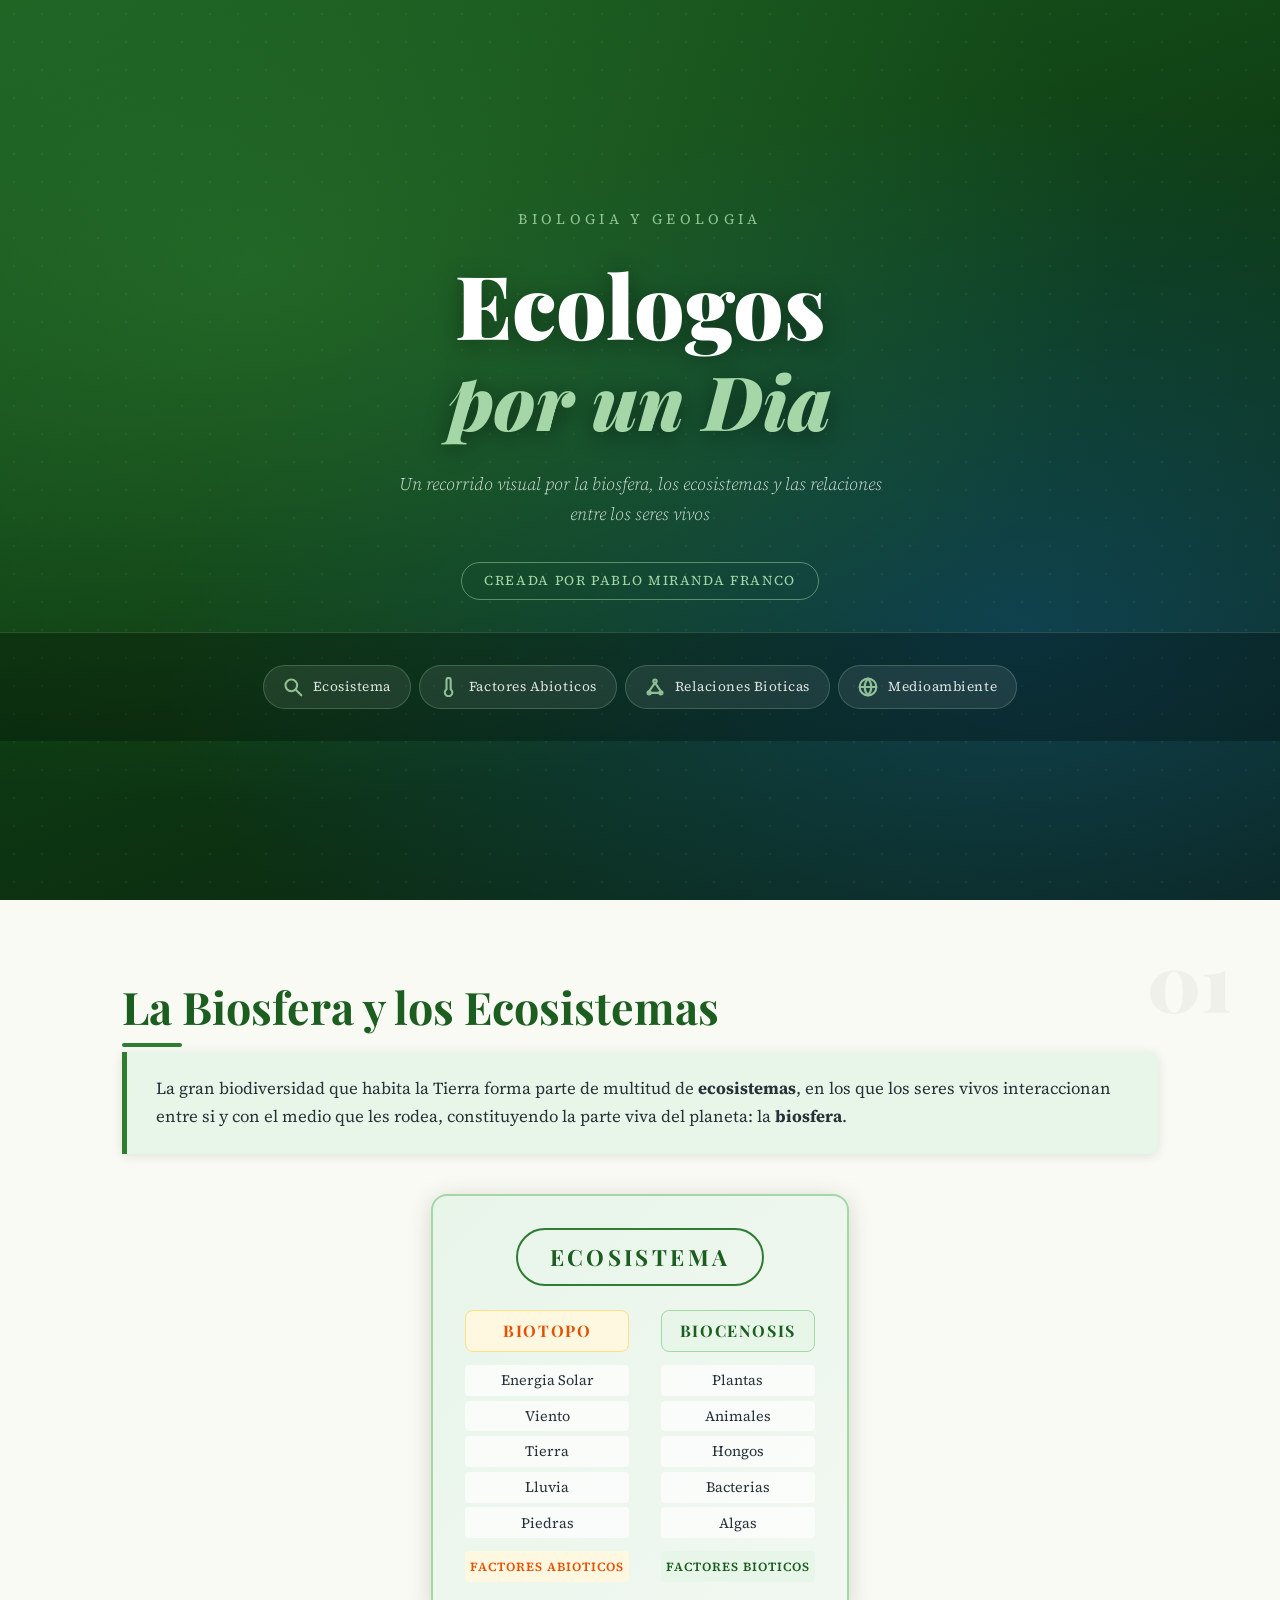
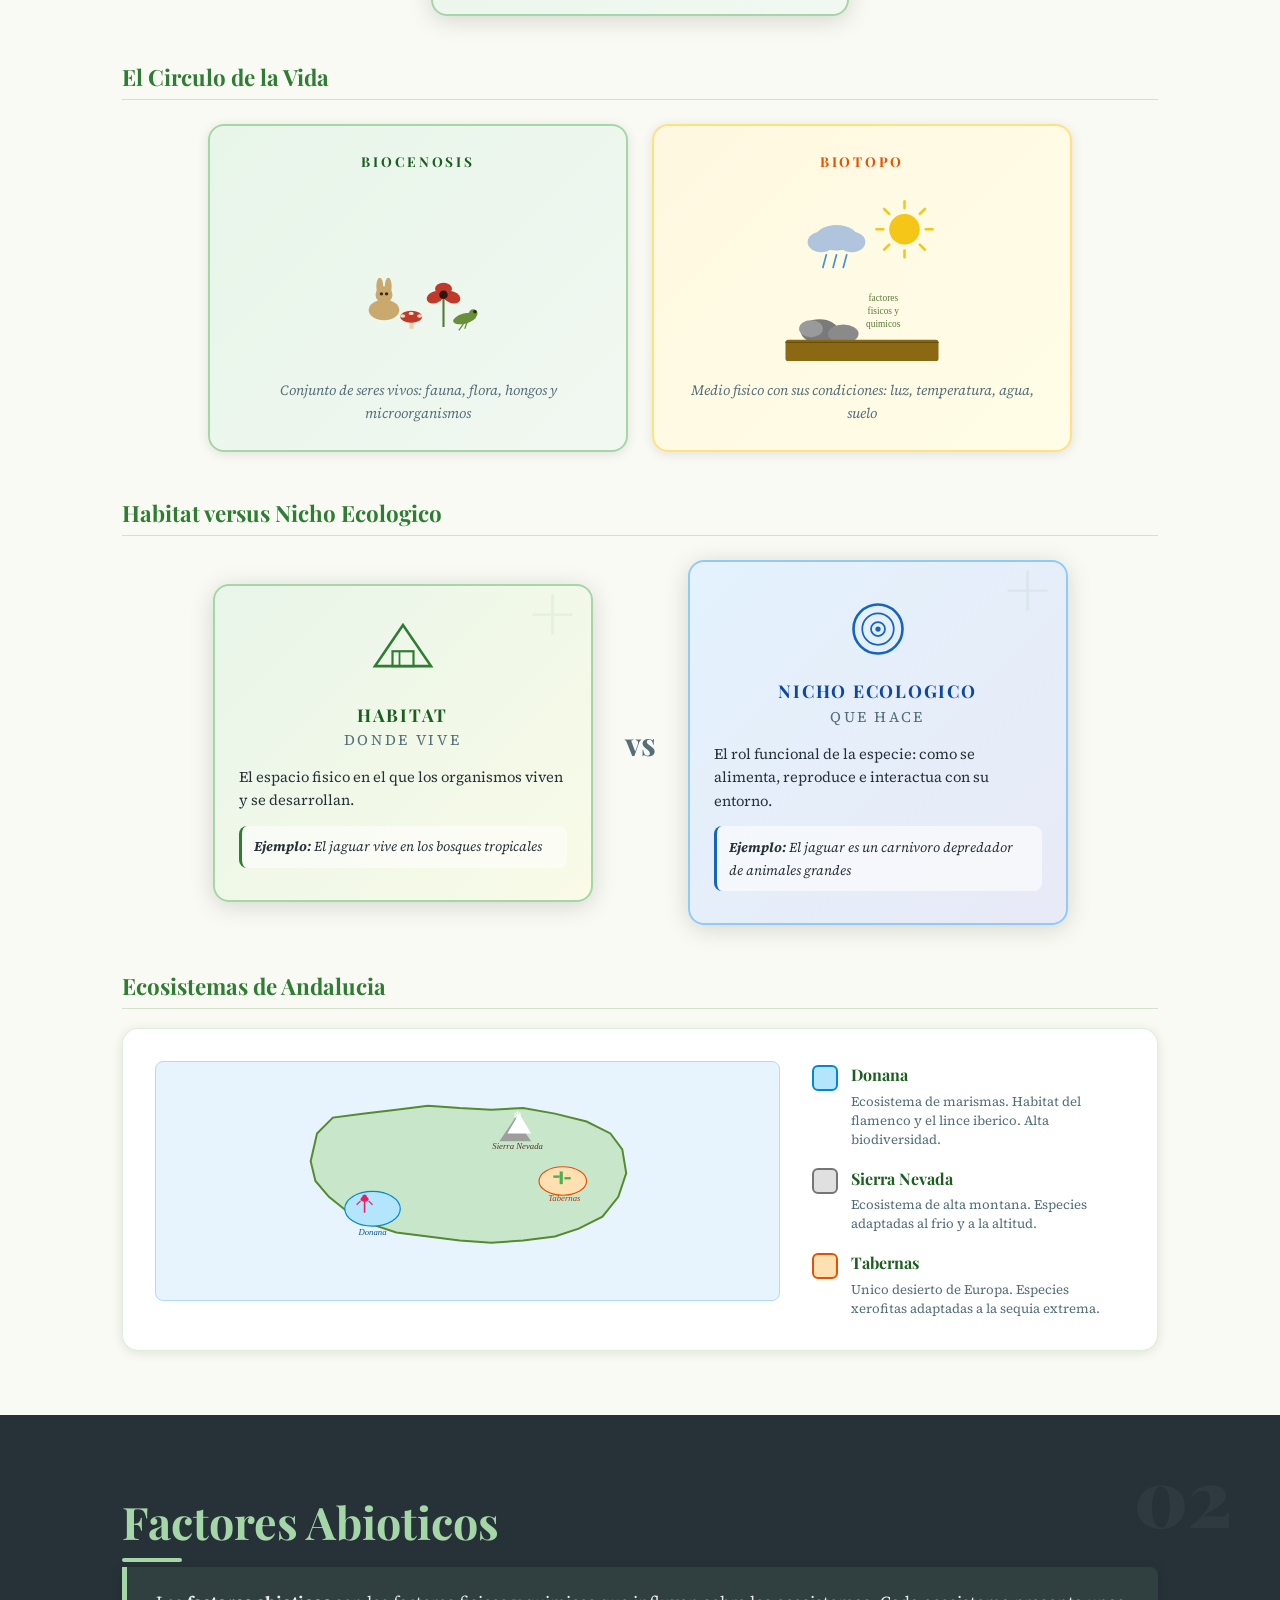
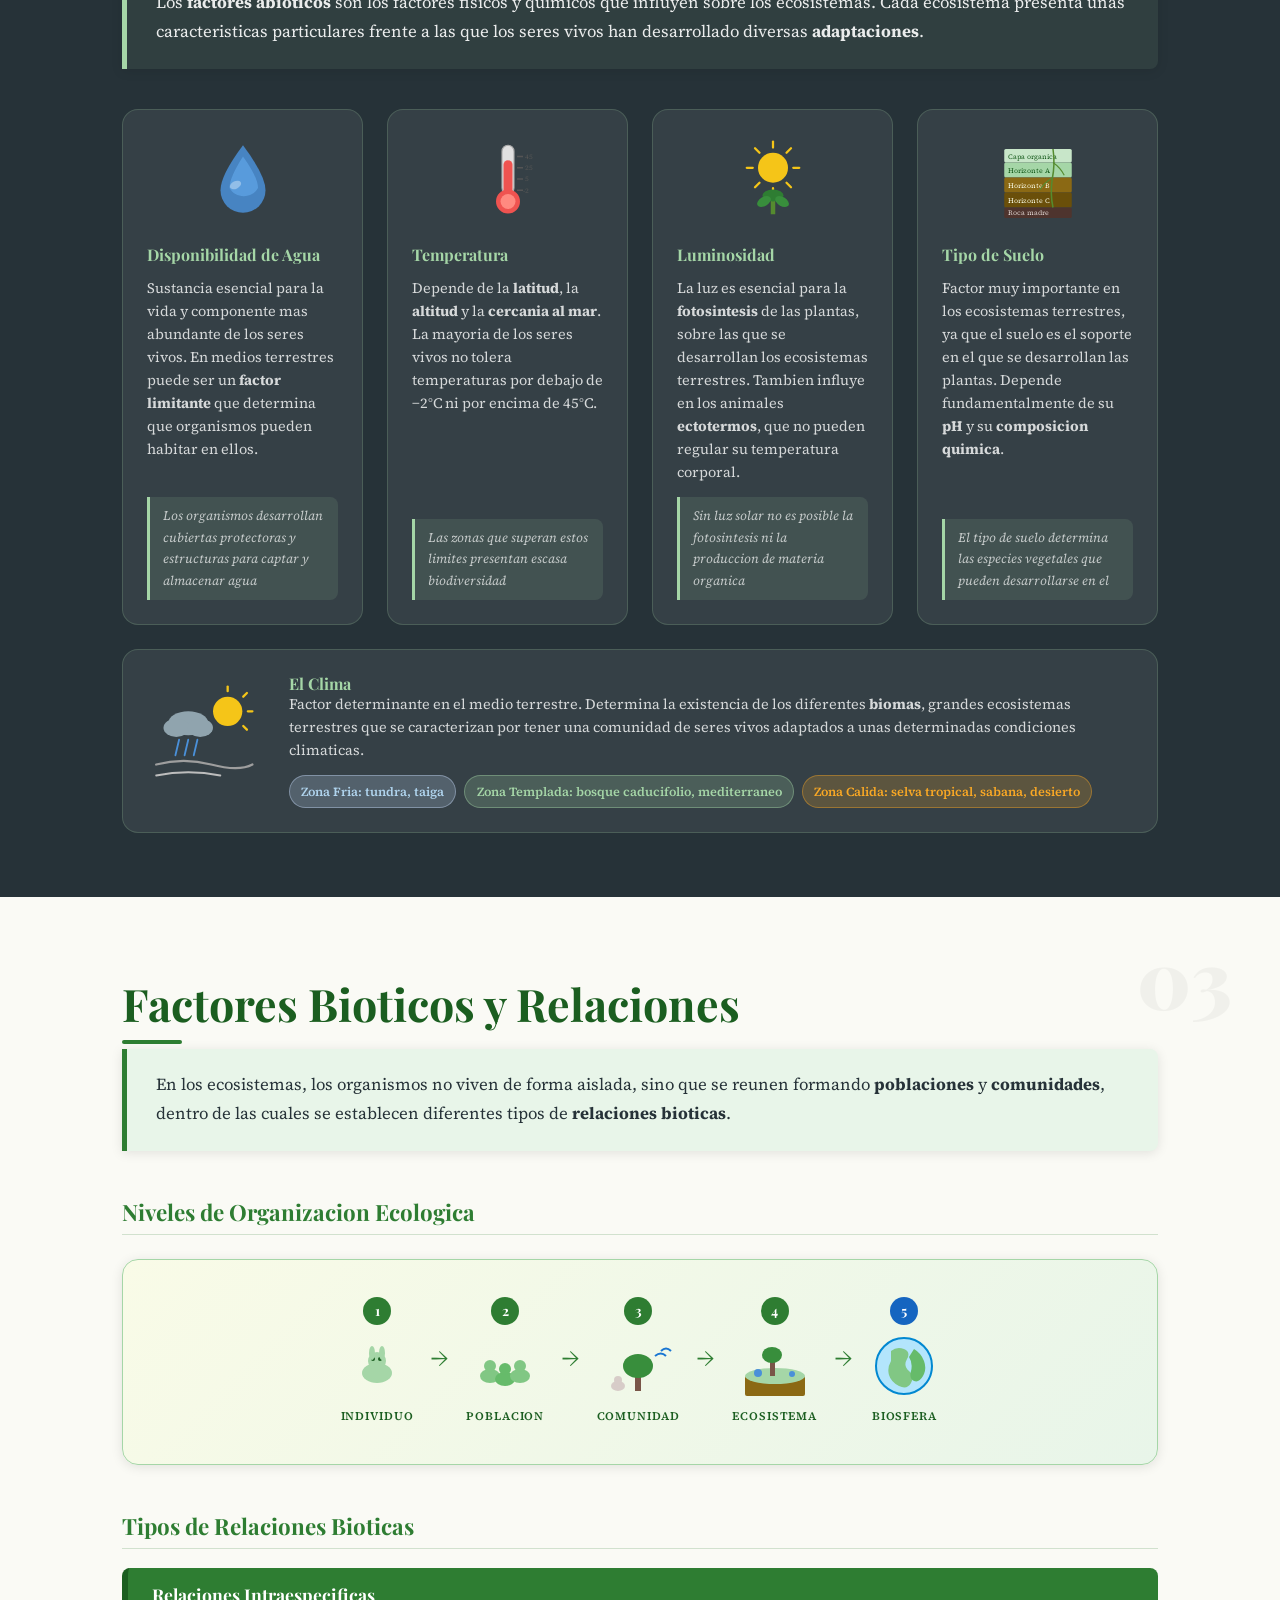
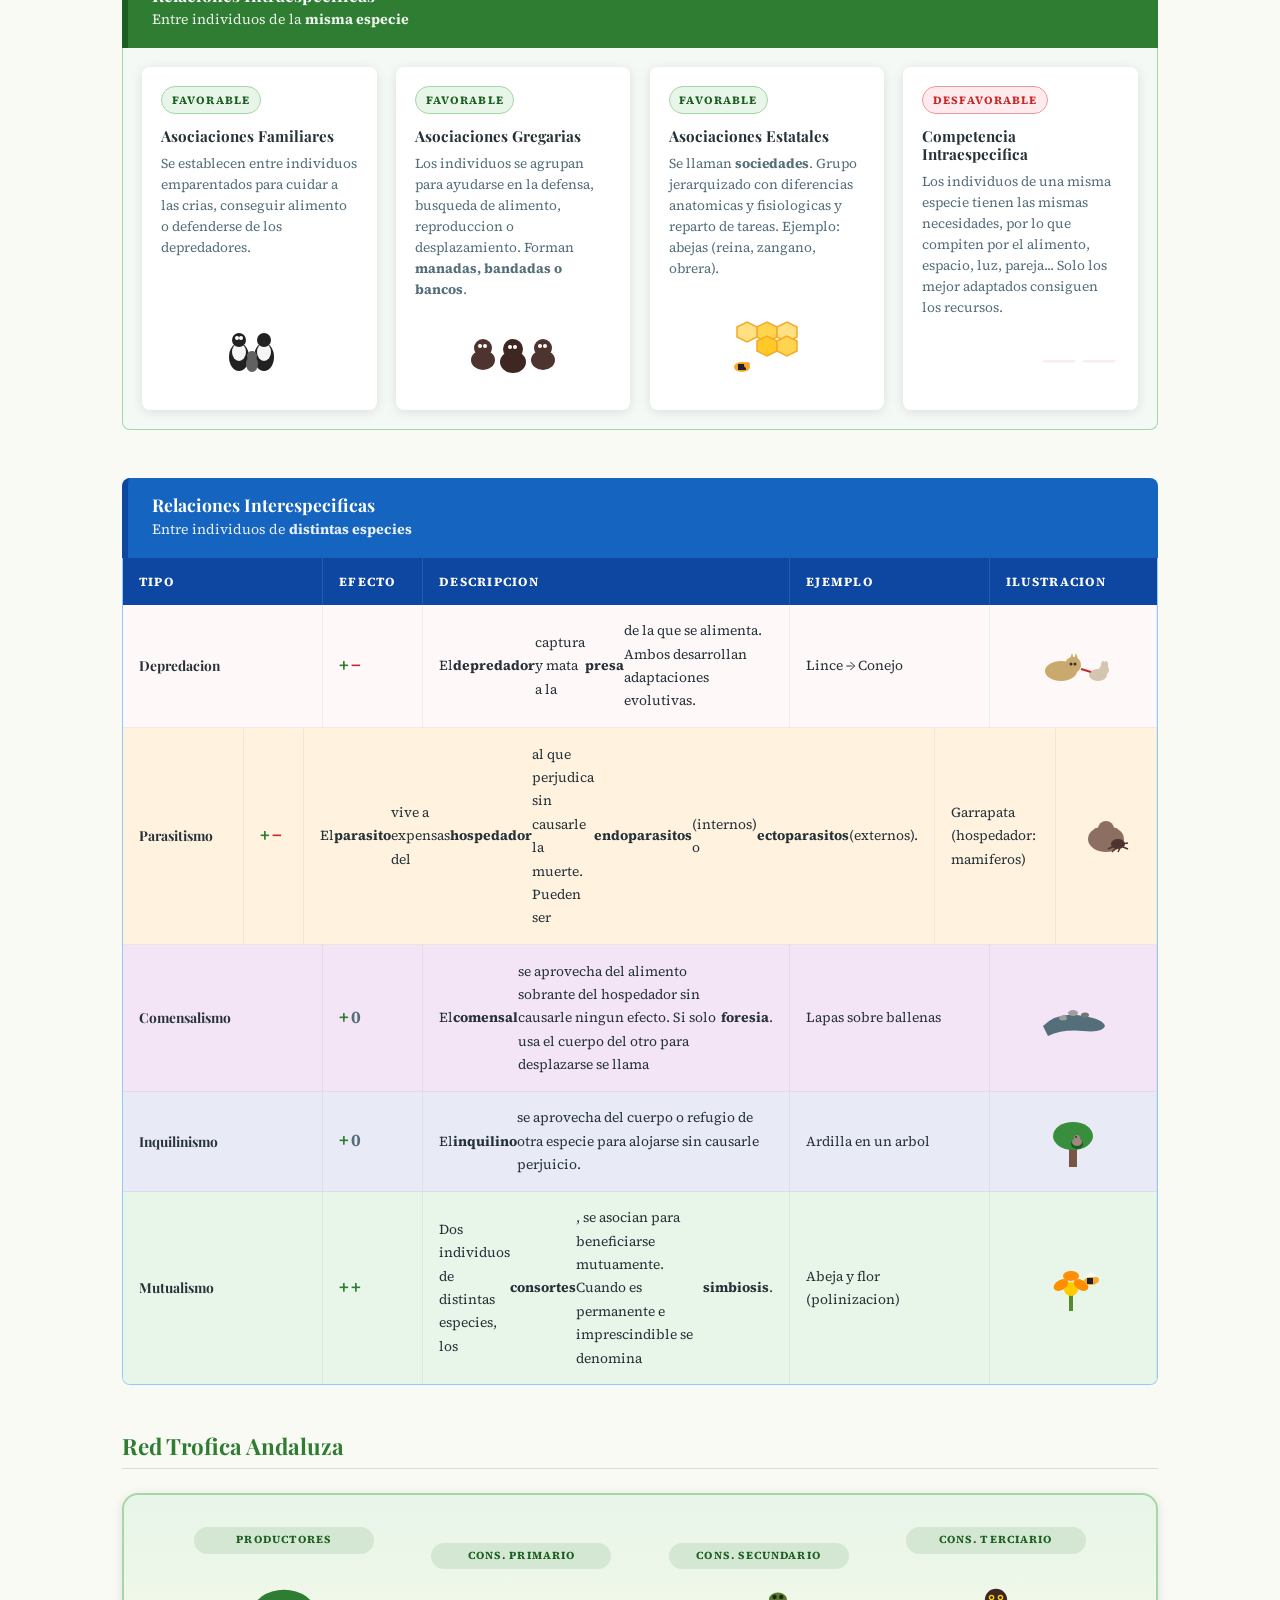
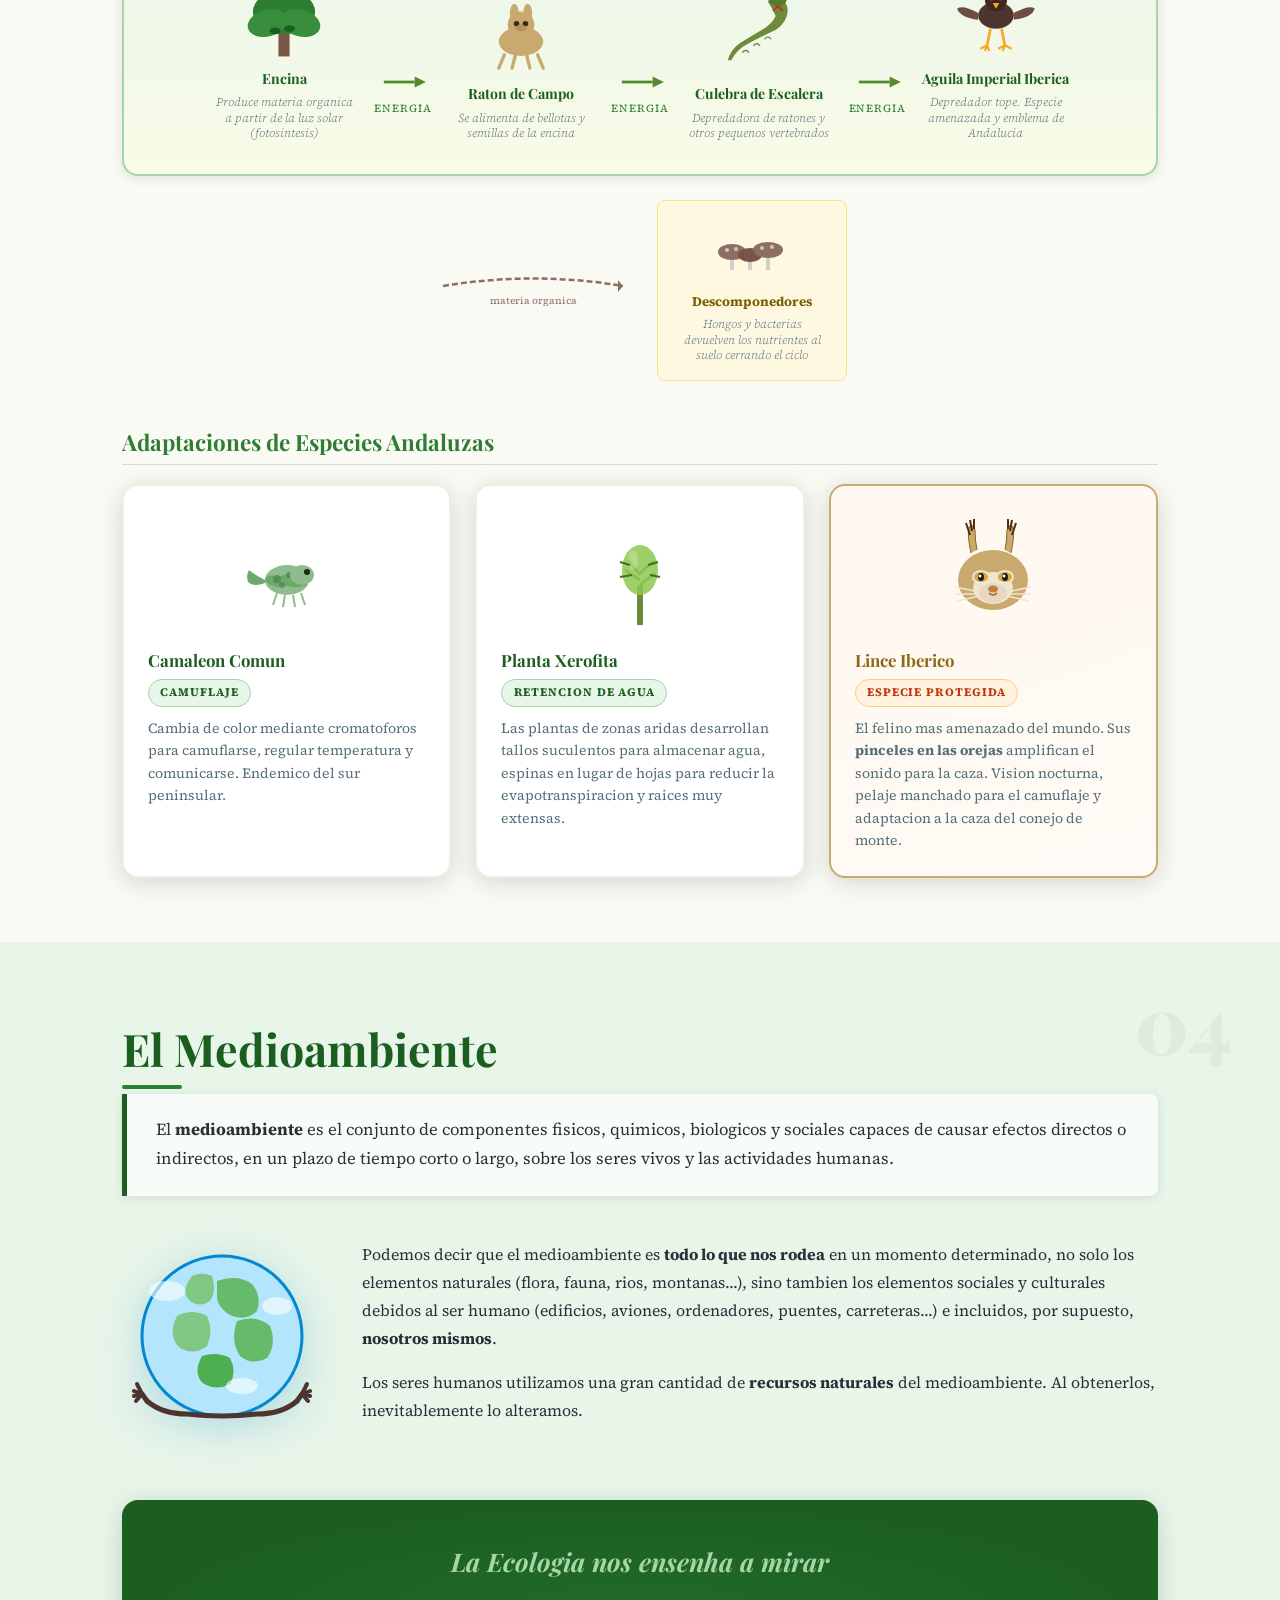
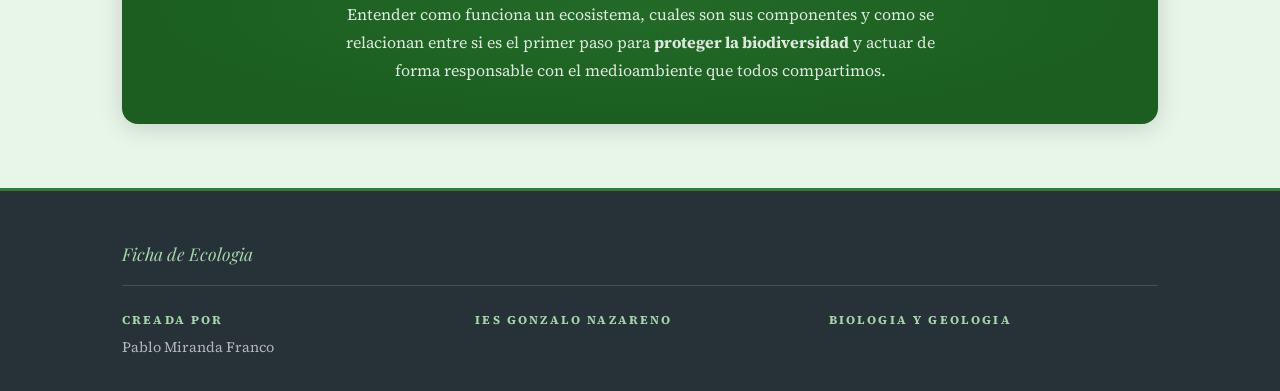
<file: index.html>
<!DOCTYPE html>
<html lang="es">
<head>
    <meta charset="UTF-8">
    <meta name="viewport" content="width=device-width, initial-scale=1.0">
    <title>Ecologos por un Dia - Unidad 11 Medioambiente</title>
    <link rel="stylesheet" href="styles (2).css">
    <link rel="preconnect" href="https://fonts.googleapis.com">
    <link rel="preconnect" href="https://fonts.gstatic.com" crossorigin>
    <link href="https://fonts.googleapis.com/css2?family=Playfair+Display:ital,wght@0,700;0,900;1,700&family=Source+Serif+4:ital,opsz,wght@0,8..60,300;0,8..60,400;1,8..60,300&display=swap" rel="stylesheet">
</head>
<body>

    
    <header class="portada">
        <div class="portada-fondo"></div>
        <div class="portada-contenido">
            <p class="portada-subtitulo"> Biologia y Geologia</p>
            <h1 class="portada-titulo">Ecologos<br><em>por un Dia</em></h1>
            <p class="portada-descripcion">Un recorrido visual por la biosfera, los ecosistemas y las relaciones entre los seres vivos</p>
            <div class="portada-autor">Creada por Pablo Miranda Franco</div>
        </div>
        <nav class="indice-visual">
            <a href="#ecosistema" class="indice-item">
                <div class="indice-icono icono-lupa"></div>
                <span>Ecosistema</span>
            </a>
            <a href="#factores-abioticos" class="indice-item">
                <div class="indice-icono icono-termometro"></div>
                <span>Factores Abioticos</span>
            </a>
            <a href="#relaciones" class="indice-item">
                <div class="indice-icono icono-red"></div>
                <span>Relaciones Bioticas</span>
            </a>
            <a href="#medioambiente" class="indice-item">
                <div class="indice-icono icono-planeta"></div>
                <span>Medioambiente</span>
            </a>
        </nav>
    </header>

    
    <section id="ecosistema" class="seccion seccion-clara">
        <div class="seccion-etiqueta">01</div>
        <div class="contenedor">
            <h2 class="titulo-seccion">La Biosfera y los Ecosistemas</h2>
            

            <div class="definicion-principal">
                <p>La gran biodiversidad que habita la Tierra forma parte de multitud de <strong>ecosistemas</strong>, en los que los seres vivos interaccionan entre si y con el medio que les rodea, constituyendo la parte viva del planeta: la <strong>biosfera</strong>.</p>
            </div>

            
            <div class="diagrama-ecosistema">
                <div class="diagrama-centro">
                    <div class="diagrama-titulo-central">ECOSISTEMA</div>
                    <div class="diagrama-flechas">
                        <div class="diagrama-rama rama-izq">
                            <div class="diagrama-cabecera biotopo">BIOTOPO</div>
                            <div class="diagrama-items">
                                <span>Energia Solar</span>
                                <span>Viento</span>
                                <span>Tierra</span>
                                <span>Lluvia</span>
                                <span>Piedras</span>
                            </div>
                            <div class="diagrama-pie abiotico">Factores abioticos</div>
                        </div>
                        <div class="diagrama-rama rama-der">
                            <div class="diagrama-cabecera biocenosis">BIOCENOSIS</div>
                            <div class="diagrama-items">
                                <span>Plantas</span>
                                <span>Animales</span>
                                <span>Hongos</span>
                                <span>Bacterias</span>
                                <span>Algas</span>
                            </div>
                            <div class="diagrama-pie biotico">Factores bioticos</div>
                        </div>
                    </div>
                </div>
            </div>

            
            <h3 class="titulo-subseccion">El Circulo de la Vida</h3>
            <div class="circulo-contenedor">
                <div class="circulo-mitad circulo-biocenosis">
                    <div class="circulo-etiqueta">BIOCENOSIS</div>
                    <div class="circulo-svg-contenedor">
                        <svg viewBox="0 0 200 200" xmlns="http://www.w3.org/2000/svg" class="svg-ilustracion">
                            <!-- Conejo -->
                            <ellipse cx="60" cy="140" rx="18" ry="12" fill="#c9a96e"/>
                            <circle cx="60" cy="122" r="10" fill="#c9a96e"/>
                            <ellipse cx="55" cy="112" rx="4" ry="10" fill="#c9a96e"/>
                            <ellipse cx="65" cy="112" rx="4" ry="10" fill="#c9a96e"/>
                            <circle cx="57" cy="121" r="2" fill="#3a2a1a"/>
                            <circle cx="63" cy="121" r="2" fill="#3a2a1a"/>
                            <!-- Amapola -->
                            <line x1="130" y1="160" x2="130" y2="120" stroke="#5a7a3a" stroke-width="2.5"/>
                            <ellipse cx="120" cy="125" rx="10" ry="7" fill="#c0392b" transform="rotate(-20,120,125)"/>
                            <ellipse cx="140" cy="125" rx="10" ry="7" fill="#c0392b" transform="rotate(20,140,125)"/>
                            <ellipse cx="130" cy="115" rx="10" ry="7" fill="#c0392b"/>
                            <circle cx="130" cy="122" r="5" fill="#2c1810"/>
                            <!-- Saltamontes -->
                            <ellipse cx="155" cy="150" rx="14" ry="6" fill="#6a8f3a" transform="rotate(-15,155,150)"/>
                            <circle cx="165" cy="144" r="5" fill="#6a8f3a"/>
                            <circle cx="167" cy="142" r="2" fill="#1a2a0a"/>
                            <line x1="160" y1="148" x2="155" y2="162" stroke="#6a8f3a" stroke-width="1.5"/>
                            <line x1="158" y1="150" x2="148" y2="164" stroke="#6a8f3a" stroke-width="1.5"/>
                            <!-- Hongo -->
                            <rect x="90" y="148" width="5" height="14" fill="#e8d5b0"/>
                            <ellipse cx="92" cy="148" rx="13" ry="7" fill="#c0392b"/>
                            <ellipse cx="82" cy="147" rx="3" ry="2" fill="#f0ddc0"/>
                            <ellipse cx="92" cy="144" rx="3" ry="2" fill="#f0ddc0"/>
                            <ellipse cx="102" cy="147" rx="3" ry="2" fill="#f0ddc0"/>
                        </svg>
                    </div>
                    <p class="circulo-descripcion">Conjunto de seres vivos: fauna, flora, hongos y microorganismos</p>
                </div>
                <div class="circulo-mitad circulo-biotopo">
                    <div class="circulo-etiqueta">BIOTOPO</div>
                    <div class="circulo-svg-contenedor">
                        <svg viewBox="0 0 200 200" xmlns="http://www.w3.org/2000/svg" class="svg-ilustracion">
                            <!-- Sol -->
                            <circle cx="150" cy="45" r="18" fill="#f5c518"/>
                            <line x1="150" y1="20" x2="150" y2="12" stroke="#f5c518" stroke-width="3" stroke-linecap="round"/>
                            <line x1="150" y1="70" x2="150" y2="78" stroke="#f5c518" stroke-width="3" stroke-linecap="round"/>
                            <line x1="125" y1="45" x2="117" y2="45" stroke="#f5c518" stroke-width="3" stroke-linecap="round"/>
                            <line x1="175" y1="45" x2="183" y2="45" stroke="#f5c518" stroke-width="3" stroke-linecap="round"/>
                            <line x1="132" y1="27" x2="126" y2="21" stroke="#f5c518" stroke-width="3" stroke-linecap="round"/>
                            <line x1="168" y1="63" x2="174" y2="69" stroke="#f5c518" stroke-width="3" stroke-linecap="round"/>
                            <line x1="168" y1="27" x2="174" y2="21" stroke="#f5c518" stroke-width="3" stroke-linecap="round"/>
                            <line x1="132" y1="63" x2="126" y2="69" stroke="#f5c518" stroke-width="3" stroke-linecap="round"/>
                            <!-- Nubes con lluvia -->
                            <ellipse cx="70" cy="55" rx="25" ry="15" fill="#b0c4de"/>
                            <ellipse cx="52" cy="60" rx="16" ry="12" fill="#b0c4de"/>
                            <ellipse cx="88" cy="60" rx="16" ry="12" fill="#b0c4de"/>
                            <line x1="58" y1="75" x2="54" y2="90" stroke="#4a90d9" stroke-width="2" stroke-linecap="round"/>
                            <line x1="70" y1="75" x2="66" y2="90" stroke="#4a90d9" stroke-width="2" stroke-linecap="round"/>
                            <line x1="82" y1="75" x2="78" y2="90" stroke="#4a90d9" stroke-width="2" stroke-linecap="round"/>
                            <!-- Rocas -->
                            <ellipse cx="50" cy="165" rx="22" ry="14" fill="#7a7a7a"/>
                            <ellipse cx="40" cy="162" rx="14" ry="10" fill="#9a9a9a"/>
                            <ellipse cx="78" cy="168" rx="18" ry="11" fill="#8a8a8a"/>
                            <!-- Suelo -->
                            <rect x="10" y="175" width="180" height="25" fill="#8B6914" rx="3"/>
                            <line x1="10" y1="178" x2="190" y2="178" stroke="#6a4f0a" stroke-width="1.5"/>
                            <!-- Flechas de interaccion -->
                            <text x="125" y="130" font-size="11" fill="#5a7a3a" font-family="serif" text-anchor="middle">factores</text>
                            <text x="125" y="145" font-size="11" fill="#5a7a3a" font-family="serif" text-anchor="middle">fisicos y</text>
                            <text x="125" y="160" font-size="11" fill="#5a7a3a" font-family="serif" text-anchor="middle">quimicos</text>
                        </svg>
                    </div>
                    <p class="circulo-descripcion">Medio fisico con sus condiciones: luz, temperatura, agua, suelo</p>
                </div>
            </div>

            <!-- Habitat vs Nicho -->
            <h3 class="titulo-subseccion">Habitat versus Nicho Ecologico</h3>
            <div class="comparacion-tarjetas">
                <div class="tarjeta tarjeta-habitat">
                    <div class="tarjeta-icono">
                        <svg viewBox="0 0 80 80" xmlns="http://www.w3.org/2000/svg">
                            <polygon points="40,8 8,55 72,55" fill="none" stroke="#2e7d32" stroke-width="3"/>
                            <rect x="28" y="38" width="24" height="17" fill="none" stroke="#2e7d32" stroke-width="2.5"/>
                            <line x1="36" y1="38" x2="36" y2="55" stroke="#2e7d32" stroke-width="2"/>
                        </svg>
                    </div>
                    <h4>HABITAT</h4>
                    <p class="tarjeta-pregunta">Donde vive</p>
                    <p>El espacio fisico en el que los organismos viven y se desarrollan.</p>
                    <div class="tarjeta-ejemplo">
                        <strong>Ejemplo:</strong> El jaguar vive en los bosques tropicales
                    </div>
                    <div class="tarjeta-signo signo-mas">+</div>
                </div>
                <div class="tarjeta-conector">
                    <span>vs</span>
                </div>
                <div class="tarjeta tarjeta-nicho">
                    <div class="tarjeta-icono">
                        <svg viewBox="0 0 80 80" xmlns="http://www.w3.org/2000/svg">
                            <circle cx="40" cy="40" r="28" fill="none" stroke="#1565c0" stroke-width="3"/>
                            <circle cx="40" cy="40" r="18" fill="none" stroke="#1565c0" stroke-width="2"/>
                            <circle cx="40" cy="40" r="8" fill="none" stroke="#1565c0" stroke-width="2"/>
                            <circle cx="40" cy="40" r="3" fill="#1565c0"/>
                        </svg>
                    </div>
                    <h4>NICHO ECOLOGICO</h4>
                    <p class="tarjeta-pregunta">Que hace</p>
                    <p>El rol funcional de la especie: como se alimenta, reproduce e interactua con su entorno.</p>
                    <div class="tarjeta-ejemplo">
                        <strong>Ejemplo:</strong> El jaguar es un carnivoro depredador de animales grandes
                    </div>
                    <div class="tarjeta-signo signo-mas">+</div>
                </div>
            </div>

            <!-- Mapa Ecosistemas Andaluces -->
            <h3 class="titulo-subseccion">Ecosistemas de Andalucia</h3>
            <div class="mapa-andalucia">
                <div class="mapa-svg-contenedor">
                    <svg viewBox="0 0 500 280" xmlns="http://www.w3.org/2000/svg" class="mapa-svg">
                        <!-- Silueta simplificada de Andalucia -->
                        <path d="M 60,80 L 80,60 L 120,55 L 160,50 L 200,45 L 240,48 L 280,50 L 320,48 L 360,55 L 400,65 L 430,80 L 445,100 L 450,130 L 440,160 L 420,185 L 390,200 L 360,210 L 320,215 L 280,218 L 240,215 L 200,210 L 160,205 L 130,195 L 100,180 L 75,160 L 58,140 L 52,115 Z" fill="#c8e6c9" stroke="#558b2f" stroke-width="2.5"/>
                        <!-- Sierra Nevada -->
                        <polygon points="290,90 310,60 330,90" fill="#9e9e9e"/>
                        <polygon points="300,80 315,55 330,80" fill="white"/>
                        <!-- Donana zona marismas -->
                        <ellipse cx="130" cy="175" rx="35" ry="22" fill="#b3e5fc" stroke="#0288d1" stroke-width="1.5"/>
                        <!-- Tabernas -->
                        <ellipse cx="370" cy="140" rx="30" ry="18" fill="#ffe0b2" stroke="#e65100" stroke-width="1.5"/>
                        <!-- Etiquetas -->
                        <text x="130" y="208" font-size="11" fill="#01579b" text-anchor="middle" font-family="serif" font-style="italic">Donana</text>
                        <text x="313" y="100" font-size="11" fill="#4e342e" text-anchor="middle" font-family="serif" font-style="italic">Sierra Nevada</text>
                        <text x="372" y="165" font-size="11" fill="#bf360c" text-anchor="middle" font-family="serif" font-style="italic">Tabernas</text>
                        <!-- Iconos decorativos -->
                        <!-- Flamenco simplificado en Donana -->
                        <line x1="120" y1="180" x2="120" y2="165" stroke="#e91e63" stroke-width="2"/>
                        <ellipse cx="120" cy="163" rx="5" ry="3" fill="#e91e63"/>
                        <circle cx="120" cy="160" r="3" fill="#e91e63"/>
                        <line x1="115" y1="165" x2="110" y2="170" stroke="#e91e63" stroke-width="1.5"/>
                        <line x1="125" y1="165" x2="130" y2="170" stroke="#e91e63" stroke-width="1.5"/>
                        <!-- Cactus en Tabernas -->
                        <rect x="366" y="128" width="4" height="16" fill="#4caf50"/>
                        <rect x="358" y="133" width="8" height="3" fill="#4caf50"/>
                        <rect x="372" y="135" width="8" height="3" fill="#4caf50"/>
                        <!-- Nieve Sierra Nevada -->
                        <text x="313" y="62" font-size="14" fill="white" text-anchor="middle">&#x2744;</text>
                    </svg>
                </div>
                <div class="mapa-leyenda">
                    <div class="leyenda-item">
                        <div class="leyenda-color" style="background:#b3e5fc; border:2px solid #0288d1;"></div>
                        <div>
                            <strong>Donana</strong>
                            <p>Ecosistema de marismas. Habitat del flamenco y el lince iberico. Alta biodiversidad.</p>
                        </div>
                    </div>
                    <div class="leyenda-item">
                        <div class="leyenda-color" style="background:#e0e0e0; border:2px solid #757575;"></div>
                        <div>
                            <strong>Sierra Nevada</strong>
                            <p>Ecosistema de alta montana. Especies adaptadas al frio y a la altitud.</p>
                        </div>
                    </div>
                    <div class="leyenda-item">
                        <div class="leyenda-color" style="background:#ffe0b2; border:2px solid #e65100;"></div>
                        <div>
                            <strong>Tabernas</strong>
                            <p>Unico desierto de Europa. Especies xerofitas adaptadas a la sequia extrema.</p>
                        </div>
                    </div>
                </div>
            </div>
        </div>
    </section>

   
    <section id="factores-abioticos" class="seccion seccion-oscura">
        <div class="seccion-etiqueta">02</div>
        <div class="contenedor">
            <h2 class="titulo-seccion">Factores Abioticos</h2>
          

            <div class="definicion-principal definicion-oscura">
                <p>Los <strong>factores abioticos</strong> son los factores fisicos y quimicos que influyen sobre los ecosistemas. Cada ecosistema presenta unas caracteristicas particulares frente a las que los seres vivos han desarrollado diversas <strong>adaptaciones</strong>.</p>
            </div>

            <div class="factores-grid">
                <!-- Agua -->
                <div class="factor-tarjeta">
                    <div class="factor-ilustracion">
                        <svg viewBox="0 0 120 120" xmlns="http://www.w3.org/2000/svg">
                            <path d="M 60,15 Q 90,55 90,75 A 30,30 0 1 1 30,75 Q 30,55 60,15 Z" fill="#4a90d9" opacity="0.85"/>
                            <path d="M 60,30 Q 80,58 80,72 A 22,22 0 0 1 42,72 Q 42,58 60,30 Z" fill="#6ab4f7" opacity="0.5"/>
                            <ellipse cx="50" cy="68" rx="8" ry="5" fill="white" opacity="0.35" transform="rotate(-25,50,68)"/>
                        </svg>
                    </div>
                    <h4>Disponibilidad de Agua</h4>
                    <p>Sustancia esencial para la vida y componente mas abundante de los seres vivos. En medios terrestres puede ser un <strong>factor limitante</strong> que determina que organismos pueden habitar en ellos.</p>
                    <div class="factor-dato">Los organismos desarrollan cubiertas protectoras y estructuras para captar y almacenar agua</div>
                </div>

                <!-- Temperatura -->
                <div class="factor-tarjeta">
                    <div class="factor-ilustracion">
                        <svg viewBox="0 0 120 120" xmlns="http://www.w3.org/2000/svg">
                            <rect x="52" y="15" width="16" height="65" rx="8" fill="#e0e0e0" stroke="#aaa" stroke-width="1.5"/>
                            <rect x="54" y="35" width="12" height="47" rx="6" fill="#ef5350"/>
                            <circle cx="60" cy="90" r="16" fill="#ef5350"/>
                            <circle cx="60" cy="90" r="10" fill="#ff8a80"/>
                            <line x1="72" y1="30" x2="80" y2="30" stroke="#555" stroke-width="2"/>
                            <line x1="72" y1="45" x2="80" y2="45" stroke="#555" stroke-width="2"/>
                            <line x1="72" y1="60" x2="80" y2="60" stroke="#555" stroke-width="2"/>
                            <line x1="72" y1="75" x2="80" y2="75" stroke="#555" stroke-width="2"/>
                            <text x="83" y="33" font-size="9" fill="#555">45</text>
                            <text x="83" y="48" font-size="9" fill="#555">25</text>
                            <text x="83" y="63" font-size="9" fill="#555">5</text>
                            <text x="80" y="78" font-size="9" fill="#555">-2</text>
                        </svg>
                    </div>
                    <h4>Temperatura</h4>
                    <p>Depende de la <strong>latitud</strong>, la <strong>altitud</strong> y la <strong>cercania al mar</strong>. La mayoria de los seres vivos no tolera temperaturas por debajo de &minus;2&deg;C ni por encima de 45&deg;C.</p>
                    <div class="factor-dato">Las zonas que superan estos limites presentan escasa biodiversidad</div>
                </div>

                <!-- Luminosidad -->
                <div class="factor-tarjeta">
                    <div class="factor-ilustracion">
                        <svg viewBox="0 0 120 120" xmlns="http://www.w3.org/2000/svg">
                            <circle cx="60" cy="45" r="20" fill="#f5c518"/>
                            <line x1="60" y1="18" x2="60" y2="10" stroke="#f5c518" stroke-width="3" stroke-linecap="round"/>
                            <line x1="60" y1="72" x2="60" y2="80" stroke="#f5c518" stroke-width="3" stroke-linecap="round"/>
                            <line x1="33" y1="45" x2="25" y2="45" stroke="#f5c518" stroke-width="3" stroke-linecap="round"/>
                            <line x1="87" y1="45" x2="95" y2="45" stroke="#f5c518" stroke-width="3" stroke-linecap="round"/>
                            <line x1="42" y1="25" x2="36" y2="19" stroke="#f5c518" stroke-width="3" stroke-linecap="round"/>
                            <line x1="78" y1="65" x2="84" y2="71" stroke="#f5c518" stroke-width="3" stroke-linecap="round"/>
                            <line x1="78" y1="25" x2="84" y2="19" stroke="#f5c518" stroke-width="3" stroke-linecap="round"/>
                            <line x1="42" y1="65" x2="36" y2="71" stroke="#f5c518" stroke-width="3" stroke-linecap="round"/>
                            <!-- Planta -->
                            <rect x="57" y="85" width="6" height="22" fill="#558b2f"/>
                            <ellipse cx="60" cy="82" rx="14" ry="8" fill="#2e7d32"/>
                            <ellipse cx="48" cy="90" rx="10" ry="6" fill="#388e3c" transform="rotate(-30,48,90)"/>
                            <ellipse cx="72" cy="90" rx="10" ry="6" fill="#388e3c" transform="rotate(30,72,90)"/>
                        </svg>
                    </div>
                    <h4>Luminosidad</h4>
                    <p>La luz es esencial para la <strong>fotosintesis</strong> de las plantas, sobre las que se desarrollan los ecosistemas terrestres. Tambien influye en los animales <strong>ectotermos</strong>, que no pueden regular su temperatura corporal.</p>
                    <div class="factor-dato">Sin luz solar no es posible la fotosintesis ni la produccion de materia organica</div>
                </div>

                <!-- Tipo de Suelo -->
                <div class="factor-tarjeta">
                    <div class="factor-ilustracion">
                        <svg viewBox="0 0 120 120" xmlns="http://www.w3.org/2000/svg">
                            <!-- Capas del suelo -->
                            <rect x="15" y="20" width="90" height="18" fill="#c8e6c9" rx="2"/>
                            <rect x="15" y="38" width="90" height="20" fill="#a5d6a7" rx="2"/>
                            <rect x="15" y="58" width="90" height="20" fill="#8B6914" rx="2"/>
                            <rect x="15" y="78" width="90" height="20" fill="#6a4f0a" rx="2"/>
                            <rect x="15" y="98" width="90" height="14" fill="#4e342e" rx="2"/>
                            <text x="20" y="33" font-size="9" fill="#1b5e20">Capa organica</text>
                            <text x="20" y="52" font-size="9" fill="#1b5e20">Horizonte A</text>
                            <text x="20" y="72" font-size="9" fill="#f5f5dc">Horizonte B</text>
                            <text x="20" y="92" font-size="9" fill="#f5f5dc">Horizonte C</text>
                            <text x="20" y="108" font-size="9" fill="#d7ccc8">Roca madre</text>
                            <!-- Raices -->
                            <path d="M 80,20 Q 83,40 79,60 Q 76,80 80,98" fill="none" stroke="#558b2f" stroke-width="2"/>
                            <path d="M 80,38 Q 90,45 95,55" fill="none" stroke="#558b2f" stroke-width="1.5"/>
                            <path d="M 80,58 Q 68,65 62,75" fill="none" stroke="#558b2f" stroke-width="1.5"/>
                        </svg>
                    </div>
                    <h4>Tipo de Suelo</h4>
                    <p>Factor muy importante en los ecosistemas terrestres, ya que el suelo es el soporte en el que se desarrollan las plantas. Depende fundamentalmente de su <strong>pH</strong> y su <strong>composicion quimica</strong>.</p>
                    <div class="factor-dato">El tipo de suelo determina las especies vegetales que pueden desarrollarse en el</div>
                </div>

                <!-- Clima -->
                <div class="factor-tarjeta factor-tarjeta-ancha">
                    <div class="factor-ilustracion">
                        <svg viewBox="0 0 120 120" xmlns="http://www.w3.org/2000/svg">
                            <!-- Nubes -->
                            <ellipse cx="45" cy="45" rx="22" ry="13" fill="#90a4ae"/>
                            <ellipse cx="32" cy="50" rx="14" ry="10" fill="#90a4ae"/>
                            <ellipse cx="58" cy="50" rx="14" ry="10" fill="#90a4ae"/>
                            <!-- Sol parcial -->
                            <circle cx="88" cy="32" r="16" fill="#f5c518"/>
                            <line x1="88" y1="10" x2="88" y2="5" stroke="#f5c518" stroke-width="2.5" stroke-linecap="round"/>
                            <line x1="105" y1="16" x2="109" y2="12" stroke="#f5c518" stroke-width="2.5" stroke-linecap="round"/>
                            <line x1="110" y1="32" x2="115" y2="32" stroke="#f5c518" stroke-width="2.5" stroke-linecap="round"/>
                            <line x1="105" y1="48" x2="109" y2="52" stroke="#f5c518" stroke-width="2.5" stroke-linecap="round"/>
                            <!-- Lluvia -->
                            <line x1="35" y1="63" x2="31" y2="80" stroke="#4a90d9" stroke-width="2" stroke-linecap="round"/>
                            <line x1="45" y1="63" x2="41" y2="80" stroke="#4a90d9" stroke-width="2" stroke-linecap="round"/>
                            <line x1="55" y1="63" x2="51" y2="80" stroke="#4a90d9" stroke-width="2" stroke-linecap="round"/>
                            <!-- Viento -->
                            <path d="M 10,90 Q 40,82 70,90 Q 100,98 115,90" fill="none" stroke="#9e9e9e" stroke-width="2.5" stroke-linecap="round"/>
                            <path d="M 10,102 Q 45,95 80,102" fill="none" stroke="#bdbdbd" stroke-width="2" stroke-linecap="round"/>
                        </svg>
                    </div>
                    <div class="factor-texto-ancho">
                        <h4>El Clima</h4>
                        <p>Factor determinante en el medio terrestre. Determina la existencia de los diferentes <strong>biomas</strong>, grandes ecosistemas terrestres que se caracterizan por tener una comunidad de seres vivos adaptados a unas determinadas condiciones climaticas.</p>
                        <div class="biomas-mini">
                            <span class="bioma-etiqueta bioma-frio">Zona Fria: tundra, taiga</span>
                            <span class="bioma-etiqueta bioma-templado">Zona Templada: bosque caducifolio, mediterraneo</span>
                            <span class="bioma-etiqueta bioma-calido">Zona Calida: selva tropical, sabana, desierto</span>
                        </div>
                    </div>
                </div>
            </div>
        </div>
    </section>

    <!-- SECCION 3: RELACIONES BIOTICAS -->
    <section id="relaciones" class="seccion seccion-clara">
        <div class="seccion-etiqueta">03</div>
        <div class="contenedor">
            <h2 class="titulo-seccion">Factores Bioticos y Relaciones</h2>
           

            <div class="definicion-principal">
                <p>En los ecosistemas, los organismos no viven de forma aislada, sino que se reunen formando <strong>poblaciones</strong> y <strong>comunidades</strong>, dentro de las cuales se establecen diferentes tipos de <strong>relaciones bioticas</strong>.</p>
            </div>

            <!-- Niveles de organizacion -->
            <h3 class="titulo-subseccion">Niveles de Organizacion Ecologica</h3>
            <div class="niveles-organizacion">
                <div class="nivel">
                    <div class="nivel-numero">1</div>
                    <div class="nivel-svg">
                        <svg viewBox="0 0 70 70" xmlns="http://www.w3.org/2000/svg">
                            <ellipse cx="35" cy="42" rx="15" ry="10" fill="#a5d6a7"/>
                            <circle cx="35" cy="30" r="9" fill="#a5d6a7"/>
                            <circle cx="31" cy="28" r="2" fill="#1b5e20"/>
                            <circle cx="38" cy="28" r="2" fill="#1b5e20"/>
                            <ellipse cx="30" cy="22" rx="3" ry="7" fill="#a5d6a7"/>
                            <ellipse cx="40" cy="22" rx="3" ry="7" fill="#a5d6a7"/>
                        </svg>
                    </div>
                    <p>INDIVIDUO</p>
                </div>
                <div class="nivel-flecha">&rarr;</div>
                <div class="nivel">
                    <div class="nivel-numero">2</div>
                    <div class="nivel-svg">
                        <svg viewBox="0 0 70 70" xmlns="http://www.w3.org/2000/svg">
                            <ellipse cx="20" cy="45" rx="10" ry="7" fill="#81c784"/>
                            <circle cx="20" cy="35" r="6" fill="#81c784"/>
                            <ellipse cx="35" cy="48" rx="10" ry="7" fill="#66bb6a"/>
                            <circle cx="35" cy="38" r="6" fill="#66bb6a"/>
                            <ellipse cx="50" cy="45" rx="10" ry="7" fill="#81c784"/>
                            <circle cx="50" cy="35" r="6" fill="#81c784"/>
                        </svg>
                    </div>
                    <p>POBLACION</p>
                </div>
                <div class="nivel-flecha">&rarr;</div>
                <div class="nivel">
                    <div class="nivel-numero">3</div>
                    <div class="nivel-svg">
                        <svg viewBox="0 0 70 70" xmlns="http://www.w3.org/2000/svg">
                            <!-- Arbol -->
                            <rect x="32" y="40" width="6" height="20" fill="#795548"/>
                            <ellipse cx="35" cy="35" rx="15" ry="12" fill="#388e3c"/>
                            <!-- Conejo pequeno -->
                            <ellipse cx="15" cy="55" rx="7" ry="5" fill="#d7ccc8"/>
                            <circle cx="15" cy="49" r="4" fill="#d7ccc8"/>
                            <!-- Pajaro -->
                            <path d="M52,25 Q58,20 63,25" fill="none" stroke="#1976d2" stroke-width="2"/>
                            <path d="M58,20 Q63,15 68,20" fill="none" stroke="#1976d2" stroke-width="2"/>
                        </svg>
                    </div>
                    <p>COMUNIDAD</p>
                </div>
                <div class="nivel-flecha">&rarr;</div>
                <div class="nivel">
                    <div class="nivel-numero">4</div>
                    <div class="nivel-svg">
                        <svg viewBox="0 0 70 70" xmlns="http://www.w3.org/2000/svg">
                            <rect x="5" y="45" width="60" height="20" fill="#8B6914" rx="2"/>
                            <ellipse cx="35" cy="45" rx="30" ry="8" fill="#a5d6a7"/>
                            <rect x="30" y="28" width="5" height="17" fill="#795548"/>
                            <ellipse cx="32" cy="24" rx="10" ry="8" fill="#388e3c"/>
                            <circle cx="18" cy="42" r="4" fill="#4a90d9"/>
                            <circle cx="52" cy="43" r="3" fill="#4a90d9"/>
                        </svg>
                    </div>
                    <p>ECOSISTEMA</p>
                </div>
                <div class="nivel-flecha">&rarr;</div>
                <div class="nivel nivel-biosfera">
                    <div class="nivel-numero">5</div>
                    <div class="nivel-svg">
                        <svg viewBox="0 0 70 70" xmlns="http://www.w3.org/2000/svg">
                            <circle cx="35" cy="35" r="28" fill="#b3e5fc" stroke="#0288d1" stroke-width="2"/>
                            <path d="M22,20 Q28,15 35,18 Q42,21 38,28 Q34,35 40,40 Q46,45 42,52 Q38,59 30,55 Q22,51 20,44 Q18,37 22,30 Z" fill="#81c784"/>
                            <path d="M45,18 Q52,22 55,30 Q58,38 54,45 Q50,52 45,50 Q40,48 42,40 Q44,32 40,26 Z" fill="#66bb6a"/>
                        </svg>
                    </div>
                    <p>BIOSFERA</p>
                </div>
            </div>

            <!-- Tipos de Relaciones -->
            <h3 class="titulo-subseccion">Tipos de Relaciones Bioticas</h3>

            <!-- Intraespecificas -->
            <div class="tipo-relaciones">
                <div class="tipo-cabecera cabecera-intra">
                    <h4>Relaciones Intraespecificas</h4>
                    <p>Entre individuos de la <strong>misma especie</strong></p>
                </div>
                <div class="relaciones-grid">
                    <div class="relacion-tarjeta relacion-favorable">
                        <div class="relacion-badge badge-favorable">Favorable</div>
                        <h5>Asociaciones Familiares</h5>
                        <p>Se establecen entre individuos emparentados para cuidar a las crias, conseguir alimento o defenderse de los depredadores.</p>
                        <div class="relacion-svg">
                            <svg viewBox="0 0 100 70" xmlns="http://www.w3.org/2000/svg">
                                <!-- Pinguinos: adulto grande -->
                                <ellipse cx="30" cy="45" rx="10" ry="14" fill="#212121"/>
                                <ellipse cx="30" cy="40" rx="7" ry="9" fill="#f5f5f5"/>
                                <circle cx="30" cy="28" r="7" fill="#212121"/>
                                <circle cx="28" cy="26" r="2" fill="white"/>
                                <circle cx="32" cy="26" r="2" fill="white"/>
                                <!-- Adulto 2 -->
                                <ellipse cx="55" cy="45" rx="10" ry="14" fill="#212121"/>
                                <ellipse cx="55" cy="40" rx="7" ry="9" fill="#f5f5f5"/>
                                <circle cx="55" cy="28" r="7" fill="#212121"/>
                                <!-- Cria -->
                                <ellipse cx="43" cy="52" rx="6" ry="8" fill="#616161"/>
                                <circle cx="43" cy="44" r="5" fill="#616161"/>
                            </svg>
                        </div>
                    </div>
                    <div class="relacion-tarjeta relacion-favorable">
                        <div class="relacion-badge badge-favorable">Favorable</div>
                        <h5>Asociaciones Gregarias</h5>
                        <p>Los individuos se agrupan para ayudarse en la defensa, busqueda de alimento, reproduccion o desplazamiento. Forman <strong>manadas, bandadas o bancos</strong>.</p>
                        <div class="relacion-svg">
                            <svg viewBox="0 0 100 70" xmlns="http://www.w3.org/2000/svg">
                                <!-- Tres gorilas esquematicos -->
                                <ellipse cx="20" cy="48" rx="12" ry="10" fill="#4e342e"/>
                                <circle cx="20" cy="36" r="9" fill="#4e342e"/>
                                <ellipse cx="50" cy="50" rx="13" ry="11" fill="#3e2723"/>
                                <circle cx="50" cy="37" r="10" fill="#3e2723"/>
                                <ellipse cx="80" cy="48" rx="12" ry="10" fill="#4e342e"/>
                                <circle cx="80" cy="36" r="9" fill="#4e342e"/>
                                <circle cx="17" cy="34" r="2" fill="#fff"/>
                                <circle cx="22" cy="34" r="2" fill="#fff"/>
                                <circle cx="47" cy="35" r="2" fill="#fff"/>
                                <circle cx="52" cy="35" r="2" fill="#fff"/>
                                <circle cx="77" cy="34" r="2" fill="#fff"/>
                                <circle cx="82" cy="34" r="2" fill="#fff"/>
                            </svg>
                        </div>
                    </div>
                    <div class="relacion-tarjeta relacion-favorable">
                        <div class="relacion-badge badge-favorable">Favorable</div>
                        <h5>Asociaciones Estatales</h5>
                        <p>Se llaman <strong>sociedades</strong>. Grupo jerarquizado con diferencias anatomicas y fisiologicas y reparto de tareas. Ejemplo: abejas (reina, zangano, obrera).</p>
                        <div class="relacion-svg">
                            <svg viewBox="0 0 100 70" xmlns="http://www.w3.org/2000/svg">
                                <!-- Panal -->
                                <polygon points="40,15 50,10 60,15 60,25 50,30 40,25" fill="#ffd54f" stroke="#f9a825" stroke-width="1.5"/>
                                <polygon points="60,15 70,10 80,15 80,25 70,30 60,25" fill="#ffe082" stroke="#f9a825" stroke-width="1.5"/>
                                <polygon points="20,15 30,10 40,15 40,25 30,30 20,25" fill="#ffe082" stroke="#f9a825" stroke-width="1.5"/>
                                <polygon points="40,29 50,24 60,29 60,39 50,44 40,39" fill="#ffca28" stroke="#f9a825" stroke-width="1.5"/>
                                <polygon points="60,29 70,24 80,29 80,39 70,44 60,39" fill="#ffd54f" stroke="#f9a825" stroke-width="1.5"/>
                                <!-- Abeja -->
                                <ellipse cx="25" cy="55" rx="8" ry="5" fill="#f9a825"/>
                                <rect x="21" y="52" width="4" height="6" fill="#212121"/>
                                <rect x="25" y="52" width="4" height="6" fill="#212121"/>
                                <circle cx="30" cy="53" r="3" fill="#f9a825"/>
                            </svg>
                        </div>
                    </div>
                    <div class="relacion-tarjeta relacion-desfavorable">
                        <div class="relacion-badge badge-desfavorable">Desfavorable</div>
                        <h5>Competencia Intraespecifica</h5>
                        <p>Los individuos de una misma especie tienen las mismas necesidades, por lo que compiten por el alimento, espacio, luz, pareja... Solo los mejor adaptados consiguen los recursos.</p>
                        <div class="relacion-signo signo-menos signo-menos-rojo">&#8722;&#8722;</div>
                    </div>
                </div>
            </div>

            <!-- Interespecificas -->
            <div class="tipo-relaciones">
                <div class="tipo-cabecera cabecera-inter">
                    <h4>Relaciones Interespecificas</h4>
                    <p>Entre individuos de <strong>distintas especies</strong></p>
                </div>

                <div class="tabla-relaciones">
                    <div class="tabla-cabecera">
                        <div class="tabla-col">Tipo</div>
                        <div class="tabla-col">Efecto</div>
                        <div class="tabla-col">Descripcion</div>
                        <div class="tabla-col">Ejemplo</div>
                        <div class="tabla-col">Ilustracion</div>
                    </div>

                    <div class="tabla-fila fila-depredacion">
                        <div class="tabla-col"><strong>Depredacion</strong></div>
                        <div class="tabla-col"><span class="signo-mas2">+</span><span class="signo-menos2">&#8722;</span></div>
                        <div class="tabla-col">El <strong>depredador</strong> captura y mata a la <strong>presa</strong> de la que se alimenta. Ambos desarrollan adaptaciones evolutivas.</div>
                        <div class="tabla-col">Lince &rarr; Conejo</div>
                        <div class="tabla-col">
                            <svg viewBox="0 0 80 55" xmlns="http://www.w3.org/2000/svg">
                                <!-- Lince simplificado -->
                                <ellipse cx="28" cy="32" rx="16" ry="10" fill="#c9a96e"/>
                                <circle cx="40" cy="26" r="8" fill="#c9a96e"/>
                                <polygon points="37,20 39,14 41,20" fill="#c9a96e"/>
                                <polygon points="41,20 43,14 45,20" fill="#c9a96e"/>
                                <circle cx="38" cy="25" r="1.5" fill="#333"/>
                                <circle cx="42" cy="25" r="1.5" fill="#333"/>
                                <!-- Conejo huyendo -->
                                <ellipse cx="65" cy="36" rx="9" ry="6" fill="#d4c5b0"/>
                                <circle cx="71" cy="31" r="5" fill="#d4c5b0"/>
                                <ellipse cx="70" cy="27" rx="2" ry="5" fill="#d4c5b0"/>
                                <ellipse cx="73" cy="27" rx="2" ry="5" fill="#d4c5b0"/>
                                <!-- Flecha -->
                                <line x1="48" y1="30" x2="58" y2="33" stroke="#c62828" stroke-width="2" marker-end="url(#arrow)"/>
                            </svg>
                        </div>
                    </div>

                    <div class="tabla-fila fila-parasitismo">
                        <div class="tabla-col"><strong>Parasitismo</strong></div>
                        <div class="tabla-col"><span class="signo-mas2">+</span><span class="signo-menos2">&#8722;</span></div>
                        <div class="tabla-col">El <strong>parasito</strong> vive a expensas del <strong>hospedador</strong> al que perjudica sin causarle la muerte. Pueden ser <strong>endoparasitos</strong> (internos) o <strong>ectoparasitos</strong> (externos).</div>
                        <div class="tabla-col">Garrapata (hospedador: mamiferos)</div>
                        <div class="tabla-col">
                            <svg viewBox="0 0 80 55" xmlns="http://www.w3.org/2000/svg">
                                <ellipse cx="40" cy="30" rx="18" ry="13" fill="#8d6e63"/>
                                <circle cx="40" cy="20" r="8" fill="#8d6e63"/>
                                <ellipse cx="30" cy="24" rx="2" ry="5" fill="#8d6e63"/>
                                <ellipse cx="50" cy="24" rx="2" ry="5" fill="#8d6e63"/>
                                <!-- Garrapata -->
                                <ellipse cx="52" cy="35" rx="7" ry="5" fill="#4e342e"/>
                                <line x1="48" y1="37" x2="42" y2="40" stroke="#4e342e" stroke-width="1.5"/>
                                <line x1="50" y1="39" x2="46" y2="43" stroke="#4e342e" stroke-width="1.5"/>
                                <line x1="54" y1="39" x2="52" y2="43" stroke="#4e342e" stroke-width="1.5"/>
                                <line x1="57" y1="38" x2="62" y2="40" stroke="#4e342e" stroke-width="1.5"/>
                                <line x1="56" y1="35" x2="62" y2="34" stroke="#4e342e" stroke-width="1.5"/>
                            </svg>
                        </div>
                    </div>

                    <div class="tabla-fila fila-comensalismo">
                        <div class="tabla-col"><strong>Comensalismo</strong></div>
                        <div class="tabla-col"><span class="signo-mas2">+</span><span class="signo-cero">0</span></div>
                        <div class="tabla-col">El <strong>comensal</strong> se aprovecha del alimento sobrante del hospedador sin causarle ningun efecto. Si solo usa el cuerpo del otro para desplazarse se llama <strong>foresia</strong>.</div>
                        <div class="tabla-col">Lapas sobre ballenas</div>
                        <div class="tabla-col">
                            <svg viewBox="0 0 80 55" xmlns="http://www.w3.org/2000/svg">
                                <!-- Ballena simplificada -->
                                <path d="M10,35 Q25,20 50,25 Q70,28 72,35 Q70,42 50,40 Q30,38 15,45 Z" fill="#546e7a"/>
                                <!-- Lapas -->
                                <ellipse cx="40" cy="22" rx="5" ry="3" fill="#9e9e9e"/>
                                <ellipse cx="52" cy="24" rx="4" ry="2.5" fill="#757575"/>
                                <ellipse cx="30" cy="27" rx="4" ry="2.5" fill="#9e9e9e"/>
                            </svg>
                        </div>
                    </div>

                    <div class="tabla-fila fila-inquilinismo">
                        <div class="tabla-col"><strong>Inquilinismo</strong></div>
                        <div class="tabla-col"><span class="signo-mas2">+</span><span class="signo-cero">0</span></div>
                        <div class="tabla-col">El <strong>inquilino</strong> se aprovecha del cuerpo o refugio de otra especie para alojarse sin causarle perjuicio.</div>
                        <div class="tabla-col">Ardilla en un arbol</div>
                        <div class="tabla-col">
                            <svg viewBox="0 0 80 55" xmlns="http://www.w3.org/2000/svg">
                                <!-- Arbol -->
                                <rect x="36" y="25" width="8" height="28" fill="#795548"/>
                                <ellipse cx="40" cy="22" rx="20" ry="14" fill="#388e3c"/>
                                <!-- Agujero -->
                                <ellipse cx="44" cy="30" rx="6" ry="5" fill="#1b5e20"/>
                                <!-- Ardilla asomando -->
                                <ellipse cx="44" cy="28" rx="5" ry="4" fill="#a1887f"/>
                                <circle cx="44" cy="24" r="3" fill="#a1887f"/>
                                <circle cx="43" cy="23" r="1" fill="#333"/>
                            </svg>
                        </div>
                    </div>

                    <div class="tabla-fila fila-mutualismo">
                        <div class="tabla-col"><strong>Mutualismo</strong></div>
                        <div class="tabla-col"><span class="signo-mas2">+</span><span class="signo-mas2">+</span></div>
                        <div class="tabla-col">Dos individuos de distintas especies, los <strong>consortes</strong>, se asocian para beneficiarse mutuamente. Cuando es permanente e imprescindible se denomina <strong>simbiosis</strong>.</div>
                        <div class="tabla-col">Abeja y flor (polinizacion)</div>
                        <div class="tabla-col">
                            <svg viewBox="0 0 80 55" xmlns="http://www.w3.org/2000/svg">
                                <!-- Flor -->
                                <rect x="36" y="30" width="4" height="20" fill="#558b2f"/>
                                <circle cx="38" cy="28" r="7" fill="#ffcc02"/>
                                <ellipse cx="28" cy="24" rx="8" ry="5" fill="#ff8f00" transform="rotate(-30,28,24)"/>
                                <ellipse cx="48" cy="24" rx="8" ry="5" fill="#ff8f00" transform="rotate(30,48,24)"/>
                                <ellipse cx="38" cy="15" rx="8" ry="5" fill="#ff8f00"/>
                                <!-- Abeja -->
                                <ellipse cx="58" cy="20" rx="7" ry="4" fill="#f9a825"/>
                                <rect x="54" y="17" width="3" height="6" fill="#212121"/>
                                <rect x="57" y="17" width="3" height="6" fill="#212121"/>
                                <circle cx="63" cy="19" r="3" fill="#f9a825"/>
                                <ellipse cx="58" cy="14" rx="5" ry="2" fill="white" opacity="0.7"/>
                            </svg>
                        </div>
                    </div>
                </div>
            </div>

            <!-- Red Trofica Andaluza -->
            <h3 class="titulo-subseccion">Red Trofica Andaluza</h3>
            <div class="red-trofica">
                <div class="trofico-nivel">
                    <div class="trofico-etiqueta">PRODUCTORES</div>
                    <div class="trofico-elemento">
                        <svg viewBox="0 0 80 90" xmlns="http://www.w3.org/2000/svg">
                            <rect x="35" y="50" width="10" height="35" fill="#795548"/>
                            <ellipse cx="40" cy="45" rx="28" ry="20" fill="#2e7d32"/>
                            <ellipse cx="25" cy="55" rx="18" ry="12" fill="#388e3c" transform="rotate(-15,25,55)"/>
                            <ellipse cx="55" cy="55" rx="18" ry="12" fill="#388e3c" transform="rotate(15,55,55)"/>
                            <ellipse cx="32" cy="62" rx="5" ry="3" fill="#1b5e20"/>
                            <ellipse cx="45" cy="60" rx="5" ry="3" fill="#1b5e20"/>
                        </svg>
                        <p>Encina</p>
                        <p class="trofico-desc">Produce materia organica a partir de la luz solar (fotosintesis)</p>
                    </div>
                </div>
                <div class="trofico-flecha">
                    <svg viewBox="0 0 50 30" xmlns="http://www.w3.org/2000/svg">
                        <line x1="5" y1="15" x2="38" y2="15" stroke="#558b2f" stroke-width="3"/>
                        <polygon points="38,9 50,15 38,21" fill="#558b2f"/>
                    </svg>
                    <span>energia</span>
                </div>
                <div class="trofico-nivel">
                    <div class="trofico-etiqueta">CONS. PRIMARIO</div>
                    <div class="trofico-elemento">
                        <svg viewBox="0 0 80 90" xmlns="http://www.w3.org/2000/svg">
                            <ellipse cx="40" cy="58" rx="20" ry="13" fill="#c9a96e"/>
                            <circle cx="40" cy="43" r="12" fill="#c9a96e"/>
                            <ellipse cx="34" cy="33" rx="4" ry="9" fill="#c9a96e"/>
                            <ellipse cx="46" cy="33" rx="4" ry="9" fill="#c9a96e"/>
                            <circle cx="36" cy="42" r="2.5" fill="#3a2a1a"/>
                            <circle cx="44" cy="42" r="2.5" fill="#3a2a1a"/>
                            <ellipse cx="40" cy="46" rx="5" ry="3" fill="#b89060"/>
                            <line x1="25" y1="70" x2="20" y2="82" stroke="#c9a96e" stroke-width="3" stroke-linecap="round"/>
                            <line x1="35" y1="70" x2="32" y2="82" stroke="#c9a96e" stroke-width="3" stroke-linecap="round"/>
                            <line x1="45" y1="70" x2="48" y2="82" stroke="#c9a96e" stroke-width="3" stroke-linecap="round"/>
                            <line x1="55" y1="70" x2="60" y2="82" stroke="#c9a96e" stroke-width="3" stroke-linecap="round"/>
                        </svg>
                        <p>Raton de Campo</p>
                        <p class="trofico-desc">Se alimenta de bellotas y semillas de la encina</p>
                    </div>
                </div>
                <div class="trofico-flecha">
                    <svg viewBox="0 0 50 30" xmlns="http://www.w3.org/2000/svg">
                        <line x1="5" y1="15" x2="38" y2="15" stroke="#558b2f" stroke-width="3"/>
                        <polygon points="38,9 50,15 38,21" fill="#558b2f"/>
                    </svg>
                    <span>energia</span>
                </div>
                <div class="trofico-nivel">
                    <div class="trofico-etiqueta">CONS. SECUNDARIO</div>
                    <div class="trofico-elemento">
                        <svg viewBox="0 0 80 90" xmlns="http://www.w3.org/2000/svg">
                            <!-- Culebra -->
                            <path d="M15,75 Q20,65 30,60 Q40,55 50,50 Q62,45 65,35 Q68,25 60,20 Q52,15 48,22 Q52,28 55,35 Q52,42 42,48 Q32,54 22,60 Q14,66 12,75 Z" fill="#6d8b3a"/>
                            <ellipse cx="57" cy="20" rx="8" ry="6" fill="#5a7830"/>
                            <circle cx="54" cy="18" r="2" fill="#1a2a0a"/>
                            <circle cx="60" cy="18" r="2" fill="#1a2a0a"/>
                            <path d="M57,26 L53,30 M57,26 L61,30" stroke="#c62828" stroke-width="1.5" stroke-linecap="round"/>
                            <!-- Escamas -->
                            <path d="M25,68 Q28,64 31,68" fill="none" stroke="#5a7830" stroke-width="1"/>
                            <path d="M35,62 Q38,58 41,62" fill="none" stroke="#5a7830" stroke-width="1"/>
                            <path d="M45,56 Q48,52 51,56" fill="none" stroke="#5a7830" stroke-width="1"/>
                        </svg>
                        <p>Culebra de Escalera</p>
                        <p class="trofico-desc">Depredadora de ratones y otros pequenos vertebrados</p>
                    </div>
                </div>
                <div class="trofico-flecha">
                    <svg viewBox="0 0 50 30" xmlns="http://www.w3.org/2000/svg">
                        <line x1="5" y1="15" x2="38" y2="15" stroke="#558b2f" stroke-width="3"/>
                        <polygon points="38,9 50,15 38,21" fill="#558b2f"/>
                    </svg>
                    <span>energia</span>
                </div>
                <div class="trofico-nivel trofico-tope">
                    <div class="trofico-etiqueta">CONS. TERCIARIO</div>
                    <div class="trofico-elemento">
                        <svg viewBox="0 0 80 90" xmlns="http://www.w3.org/2000/svg">
                            <!-- Aguila  -->
                            <ellipse cx="40" cy="48" rx="16" ry="12" fill="#4e342e"/>
                            <circle cx="40" cy="34" r="10" fill="#3e2723"/>
                            <circle cx="36" cy="32" r="2.5" fill="#ffcc02"/>
                            <circle cx="44" cy="32" r="2.5" fill="#ffcc02"/>
                            <circle cx="36" cy="32" r="1.2" fill="#212121"/>
                            <circle cx="44" cy="32" r="1.2" fill="#212121"/>
                            <!-- Pico -->
                            <path d="M37,37 L40,42 L43,37" fill="#f9a825"/>
                            <!-- Alass -->
                            <path d="M24,46 Q10,38 5,42 Q8,50 24,52 Z" fill="#6d4c41"/>
                            <path d="M56,46 Q70,38 75,42 Q72,50 56,52 Z" fill="#6d4c41"/>
                            <!-- s -->
                            <line x1="35" y1="60" x2="32" y2="75" stroke="#f9a825" stroke-width="2.5"/>
                            <line x1="45" y1="60" x2="48" y2="75" stroke="#f9a825" stroke-width="2.5"/>
                            <path d="M32,75 L26,78 M32,75 L30,80 M32,75 L34,80" stroke="#f9a825" stroke-width="2"/>
                            <path d="M48,75 L42,78 M48,75 L46,80 M48,75 L54,78" stroke="#f9a825" stroke-width="2"/>
                        </svg>
                        <p>Aguila Imperial Iberica</p>
                        <p class="trofico-desc">Depredador tope. Especie amenazada y emblema de Andalucia</p>
                    </div>
                </div>
            </div>
            <div class="descomponedores">
                <div class="descomp-flecha">
                    <svg viewBox="0 0 200 40" xmlns="http://www.w3.org/2000/svg">
                        <path d="M10,20 Q100,5 190,20" fill="none" stroke="#8d6e63" stroke-width="2.5" stroke-dasharray="6,3"/>
                        <polygon points="185,14 190,20 185,26" fill="#8d6e63"/>
                        <text x="100" y="38" font-size="10" fill="#8d6e63" text-anchor="middle">materia organica</text>
                    </svg>
                </div>
                <div class="descomp-elemento">
                    <svg viewBox="0 0 80 60" xmlns="http://www.w3.org/2000/svg">
                        <!-- Hongos descomponedores -->
                        <rect x="18" y="35" width="4" height="18" fill="#d7ccc8"/>
                        <ellipse cx="20" cy="35" rx="14" ry="8" fill="#8d6e63"/>
                        <rect x="36" y="38" width="4" height="15" fill="#d7ccc8"/>
                        <ellipse cx="38" cy="38" rx="12" ry="7" fill="#795548"/>
                        <rect x="54" y="33" width="4" height="20" fill="#d7ccc8"/>
                        <ellipse cx="56" cy="33" rx="15" ry="8" fill="#8d6e63"/>
                       
                        <circle cx="15" cy="33" r="2" fill="white" opacity="0.6"/>
                        <circle cx="24" cy="32" r="2" fill="white" opacity="0.6"/>
                        <circle cx="50" cy="31" r="2" fill="white" opacity="0.6"/>
                        <circle cx="60" cy="30" r="2" fill="white" opacity="0.6"/>
                    </svg>
                    <p><strong>Descomponedores</strong></p>
                    <p class="trofico-desc">Hongos y bacterias devuelven los nutrientes al suelo cerrando el ciclo</p>
                </div>
            </div>

           
            <h3 class="titulo-subseccion">Adaptaciones de Especies Andaluzas</h3>
            <div class="adaptaciones-grid">
                <div class="adaptacion-tarjeta">
                    <div class="adaptacion-svg">
                        <svg viewBox="0 0 120 120" xmlns="http://www.w3.org/2000/svg">
                          
                            <ellipse cx="60" cy="65" rx="22" ry="15" fill="#8fbc8f"/>
                            <path d="M38,65 Q40,58 50,62 Q58,60 65,58 Q72,57 80,62 Q82,65 80,70 Q72,73 65,72 Q58,70 50,72 Q40,70 38,65 Z" fill="#6aaa6a"/>
                          
                            <circle cx="50" cy="64" r="4" fill="#4a7a4a" opacity="0.6"/>
                            <circle cx="62" cy="60" r="3" fill="#4a7a4a" opacity="0.6"/>
                            <circle cx="72" cy="65" r="4" fill="#4a7a4a" opacity="0.6"/>
                            <circle cx="55" cy="70" r="3" fill="#4a7a4a" opacity="0.6"/>
                            <!-- Cabeza -->
                            <ellipse cx="75" cy="60" rx="12" ry="10" fill="#8fbc8f"/>
                            <circle cx="80" cy="57" r="3" fill="#1a2a0a"/>
                            <!-- Cola -->
                            <path d="M38,65 Q28,60 22,55 Q18,62 22,68 Q28,72 38,68 Z" fill="#6aaa6a"/>
                            <!-- Patas -->
                            <line x1="50" y1="78" x2="46" y2="90" stroke="#8fbc8f" stroke-width="2"/>
                            <line x1="58" y1="80" x2="56" y2="92" stroke="#8fbc8f" stroke-width="2"/>
                            <line x1="66" y1="80" x2="68" y2="92" stroke="#8fbc8f" stroke-width="2"/>
                            <line x1="74" y1="78" x2="78" y2="90" stroke="#8fbc8f" stroke-width="2"/>
                        </svg>
                    </div>
                    <h5>Camaleon Comun</h5>
                    <div class="adaptacion-badge">Camuflaje</div>
                    <p>Cambia de color mediante cromatoforos para camuflarse, regular temperatura y comunicarse. Endemico del sur peninsular.</p>
                </div>
                <div class="adaptacion-tarjeta">
                    <div class="adaptacion-svg">
                        <svg viewBox="0 0 120 120" xmlns="http://www.w3.org/2000/svg">
                            <!-- Planta xerofita tipo esparraguera -->
                            <rect x="57" y="70" width="6" height="40" fill="#6d8b3a"/>
                            <!-- Hojas reducidas a espinas -->
                            <line x1="60" y1="65" x2="45" y2="55" stroke="#6d8b3a" stroke-width="2.5"/>
                            <line x1="60" y1="70" x2="75" y2="58" stroke="#6d8b3a" stroke-width="2.5"/>
                            <line x1="60" y1="60" x2="48" y2="45" stroke="#6d8b3a" stroke-width="2.5"/>
                            <line x1="60" y1="58" x2="74" y2="46" stroke="#6d8b3a" stroke-width="2.5"/>
                            <!-- Reserva de agua: tallo grueso -->
                            <ellipse cx="60" cy="55" rx="18" ry="25" fill="#8dc850" opacity="0.85"/>
                            <!-- Brillo del tallo suculento -->
                            <ellipse cx="53" cy="45" rx="5" ry="10" fill="white" opacity="0.2"/>
                            <!-- Pinchos -->
                            <line x1="50" y1="50" x2="40" y2="47" stroke="#4a6a20" stroke-width="2"/>
                            <line x1="52" y1="60" x2="40" y2="62" stroke="#4a6a20" stroke-width="2"/>
                            <line x1="68" y1="50" x2="78" y2="47" stroke="#4a6a20" stroke-width="2"/>
                            <line x1="70" y1="60" x2="80" y2="62" stroke="#4a6a20" stroke-width="2"/>
                        </svg>
                    </div>
                    <h5>Planta Xerofita</h5>
                    <div class="adaptacion-badge">Retencion de Agua</div>
                    <p>Las plantas de zonas aridas desarrollan tallos suculentos para almacenar agua, espinas en lugar de hojas para reducir la evapotranspiracion y raices muy extensas.</p>
                </div>
                <div class="adaptacion-tarjeta adaptacion-destacada">
                    <div class="adaptacion-svg">
                        <svg viewBox="0 0 120 120" xmlns="http://www.w3.org/2000/svg">
                            <!-- Cara del lince iberico -->
                            <ellipse cx="60" cy="65" rx="35" ry="30" fill="#c9a96e"/>
                            <!-- Patron manchas -->
                            <circle cx="48" cy="68" r="5" fill="#8B6914" opacity="0.5"/>
                            <circle cx="62" cy="72" r="6" fill="#8B6914" opacity="0.5"/>
                            <circle cx="74" cy="66" r="5" fill="#8B6914" opacity="0.5"/>
                            <circle cx="52" cy="78" r="4" fill="#8B6914" opacity="0.5"/>
                            <circle cx="68" cy="80" r="4" fill="#8B6914" opacity="0.5"/>
                            <!-- Cara blanca/crema -->
                            <ellipse cx="60" cy="73" rx="20" ry="16" fill="#f0e6d0"/>
                            <!-- Bigotes area -->
                            <ellipse cx="60" cy="78" rx="14" ry="10" fill="#e8d8c0"/>
                            <!-- Ojos -->
                            <ellipse cx="48" cy="62" rx="9" ry="7" fill="#f0e6d0"/>
                            <ellipse cx="72" cy="62" rx="9" ry="7" fill="#f0e6d0"/>
                            <ellipse cx="48" cy="62" rx="7" ry="5" fill="#d4a843"/>
                            <ellipse cx="72" cy="62" rx="7" ry="5" fill="#d4a843"/>
                            <ellipse cx="48" cy="62" rx="3" ry="4" fill="#1a1a1a"/>
                            <ellipse cx="72" cy="62" rx="3" ry="4" fill="#1a1a1a"/>
                            <circle cx="47" cy="61" r="1.5" fill="white"/>
                            <circle cx="71" cy="61" r="1.5" fill="white"/>
                            <!-- Nariz -->
                            <ellipse cx="60" cy="74" rx="5" ry="3.5" fill="#c08040"/>
                            <!-- Boca -->
                            <path d="M56,78 Q60,82 64,78" fill="none" stroke="#a06030" stroke-width="1.5"/>
                            <!-- PINCELES en las orejas - rasgo caracteristico -->
                            <path d="M38,38 Q34,20 36,12 Q40,8 42,15 Q42,25 44,35" fill="#c9a96e" stroke="#8B6914" stroke-width="1"/>
                            <!-- Pelo pincel oreja izq -->
                            <line x1="37" y1="20" x2="33" y2="8" stroke="#4a3010" stroke-width="2"/>
                            <line x1="39" y1="16" x2="37" y2="5" stroke="#4a3010" stroke-width="2"/>
                            <line x1="41" y1="14" x2="41" y2="4" stroke="#4a3010" stroke-width="2"/>
                            <path d="M78,38 Q82,20 80,12 Q76,8 74,15 Q74,25 72,35" fill="#c9a96e" stroke="#8B6914" stroke-width="1"/>
                            <!-- Pelo pincel oreja der -->
                            <line x1="79" y1="20" x2="83" y2="8" stroke="#4a3010" stroke-width="2"/>
                            <line x1="77" y1="16" x2="79" y2="5" stroke="#4a3010" stroke-width="2"/>
                            <line x1="75" y1="14" x2="75" y2="4" stroke="#4a3010" stroke-width="2"/>
                            <!-- Bigotes -->
                            <line x1="46" y1="77" x2="22" y2="72" stroke="#f0e6d0" stroke-width="1.5"/>
                            <line x1="46" y1="79" x2="22" y2="79" stroke="#f0e6d0" stroke-width="1.5"/>
                            <line x1="46" y1="81" x2="24" y2="86" stroke="#f0e6d0" stroke-width="1.5"/>
                            <line x1="74" y1="77" x2="98" y2="72" stroke="#f0e6d0" stroke-width="1.5"/>
                            <line x1="74" y1="79" x2="98" y2="79" stroke="#f0e6d0" stroke-width="1.5"/>
                            <line x1="74" y1="81" x2="96" y2="86" stroke="#f0e6d0" stroke-width="1.5"/>
                        </svg>
                    </div>
                    <h5>Lince Iberico</h5>
                    <div class="adaptacion-badge badge-peligro">Especie Protegida</div>
                    <p>El felino mas amenazado del mundo. Sus <strong>pinceles en las orejas</strong> amplifican el sonido para la caza. Vision nocturna, pelaje manchado para el camuflaje y adaptacion a la caza del conejo de monte.</p>
                </div>
            </div>
        </div>
    </section>

  
    <section id="medioambiente" class="seccion seccion-verde">
        <div class="seccion-etiqueta">04</div>
        <div class="contenedor">
            <h2 class="titulo-seccion">El Medioambiente</h2>
            

            <div class="definicion-principal definicion-verde">
                <p>El <strong>medioambiente</strong> es el conjunto de componentes fisicos, quimicos, biologicos y sociales capaces de causar efectos directos o indirectos, en un plazo de tiempo corto o largo, sobre los seres vivos y las actividades humanas.</p>
            </div>

            <div class="medioambiente-concepto">
                <div class="planeta-svg">
                    <svg viewBox="0 0 200 200" xmlns="http://www.w3.org/2000/svg">
                        <circle cx="100" cy="100" r="80" fill="#b3e5fc" stroke="#0288d1" stroke-width="3"/>
                        <!-- Continentes simplificados -->
                        <path d="M 70,40 Q 80,35 90,40 Q 95,55 88,65 Q 78,72 68,65 Q 58,55 70,40 Z" fill="#81c784"/>
                        <path d="M 95,45 Q 115,38 130,48 Q 140,60 135,75 Q 125,85 110,80 Q 95,72 95,60 Z" fill="#66bb6a"/>
                        <path d="M 55,80 Q 70,72 85,80 Q 92,95 85,110 Q 72,120 58,112 Q 45,100 55,80 Z" fill="#81c784"/>
                        <path d="M 115,85 Q 135,78 148,90 Q 155,108 145,122 Q 130,130 118,120 Q 108,105 115,85 Z" fill="#66bb6a"/>
                        <path d="M 80,120 Q 95,115 108,122 Q 115,135 108,148 Q 95,155 82,148 Q 70,138 80,120 Z" fill="#4caf50"/>
                        <!-- Nubes -->
                        <ellipse cx="45" cy="55" rx="18" ry="10" fill="white" opacity="0.6"/>
                        <ellipse cx="155" cy="70" rx="15" ry="9" fill="white" opacity="0.6"/>
                        <ellipse cx="120" cy="150" rx="16" ry="8" fill="white" opacity="0.6"/>
                        <!-- Manos -->
                        <path d="M 25,165 Q 40,178 65,178 Q 100,182 135,178 Q 160,178 175,165" fill="none" stroke="#4e342e" stroke-width="5" stroke-linecap="round"/>
                        <path d="M 20,158 Q 25,165 25,165" fill="none" stroke="#4e342e" stroke-width="5" stroke-linecap="round"/>
                        <path d="M 180,158 Q 175,165 175,165" fill="none" stroke="#4e342e" stroke-width="5" stroke-linecap="round"/>
                        <!-- Dedos izq -->
                        <line x1="20" y1="158" x2="15" y2="148" stroke="#4e342e" stroke-width="4" stroke-linecap="round"/>
                        <line x1="20" y1="158" x2="12" y2="155" stroke="#4e342e" stroke-width="4" stroke-linecap="round"/>
                        <line x1="20" y1="158" x2="12" y2="160" stroke="#4e342e" stroke-width="4" stroke-linecap="round"/>
                        <line x1="20" y1="158" x2="14" y2="165" stroke="#4e342e" stroke-width="4" stroke-linecap="round"/>
                        <!-- Dedos der -->
                        <line x1="180" y1="158" x2="185" y2="148" stroke="#4e342e" stroke-width="4" stroke-linecap="round"/>
                        <line x1="180" y1="158" x2="188" y2="155" stroke="#4e342e" stroke-width="4" stroke-linecap="round"/>
                        <line x1="180" y1="158" x2="188" y2="160" stroke="#4e342e" stroke-width="4" stroke-linecap="round"/>
                        <line x1="180" y1="158" x2="186" y2="165" stroke="#4e342e" stroke-width="4" stroke-linecap="round"/>
                    </svg>
                </div>
                <div class="medioambiente-texto">
                    <p>Podemos decir que el medioambiente es <strong>todo lo que nos rodea</strong> en un momento determinado, no solo los elementos naturales (flora, fauna, rios, montanas...), sino tambien los elementos sociales y culturales debidos al ser humano (edificios, aviones, ordenadores, puentes, carreteras...) e incluidos, por supuesto, <strong>nosotros mismos</strong>.</p>
                    <p>Los seres humanos utilizamos una gran cantidad de <strong>recursos naturales</strong> del medioambiente. Al obtenerlos, inevitablemente lo alteramos.</p>
                </div>
            </div>

            
            <div class="mensaje-final">
                <div class="mensaje-contenido">
                    <div class="mensaje-titulo">La Ecologia nos ensenha a mirar</div>
                    <p>Entender como funciona un ecosistema, cuales son sus componentes y como se relacionan entre si es el primer paso para <strong>proteger la biodiversidad</strong> y actuar de forma responsable con el medioambiente que todos compartimos.</p>
                </div>
            </div>
        </div>
    </section>

    
    <footer class="pie-pagina">
        <div class="pie-contenido">
            <div class="pie-titulo">Ficha de Ecologia </div>
            <div class="pie-info">
                <div class="pie-col">
                    <strong>Creada por</strong>
                    <p>Pablo Miranda Franco</p>
                </div>
                <div class="pie-col">
                    <strong>IES Gonzalo Nazareno</strong>
                </div>
                <div class="pie-col">
                    <strong>Biologia y Geologia</strong>
                </div>
            </div>
        </div>
    </footer>

</body>
</html>
</file>
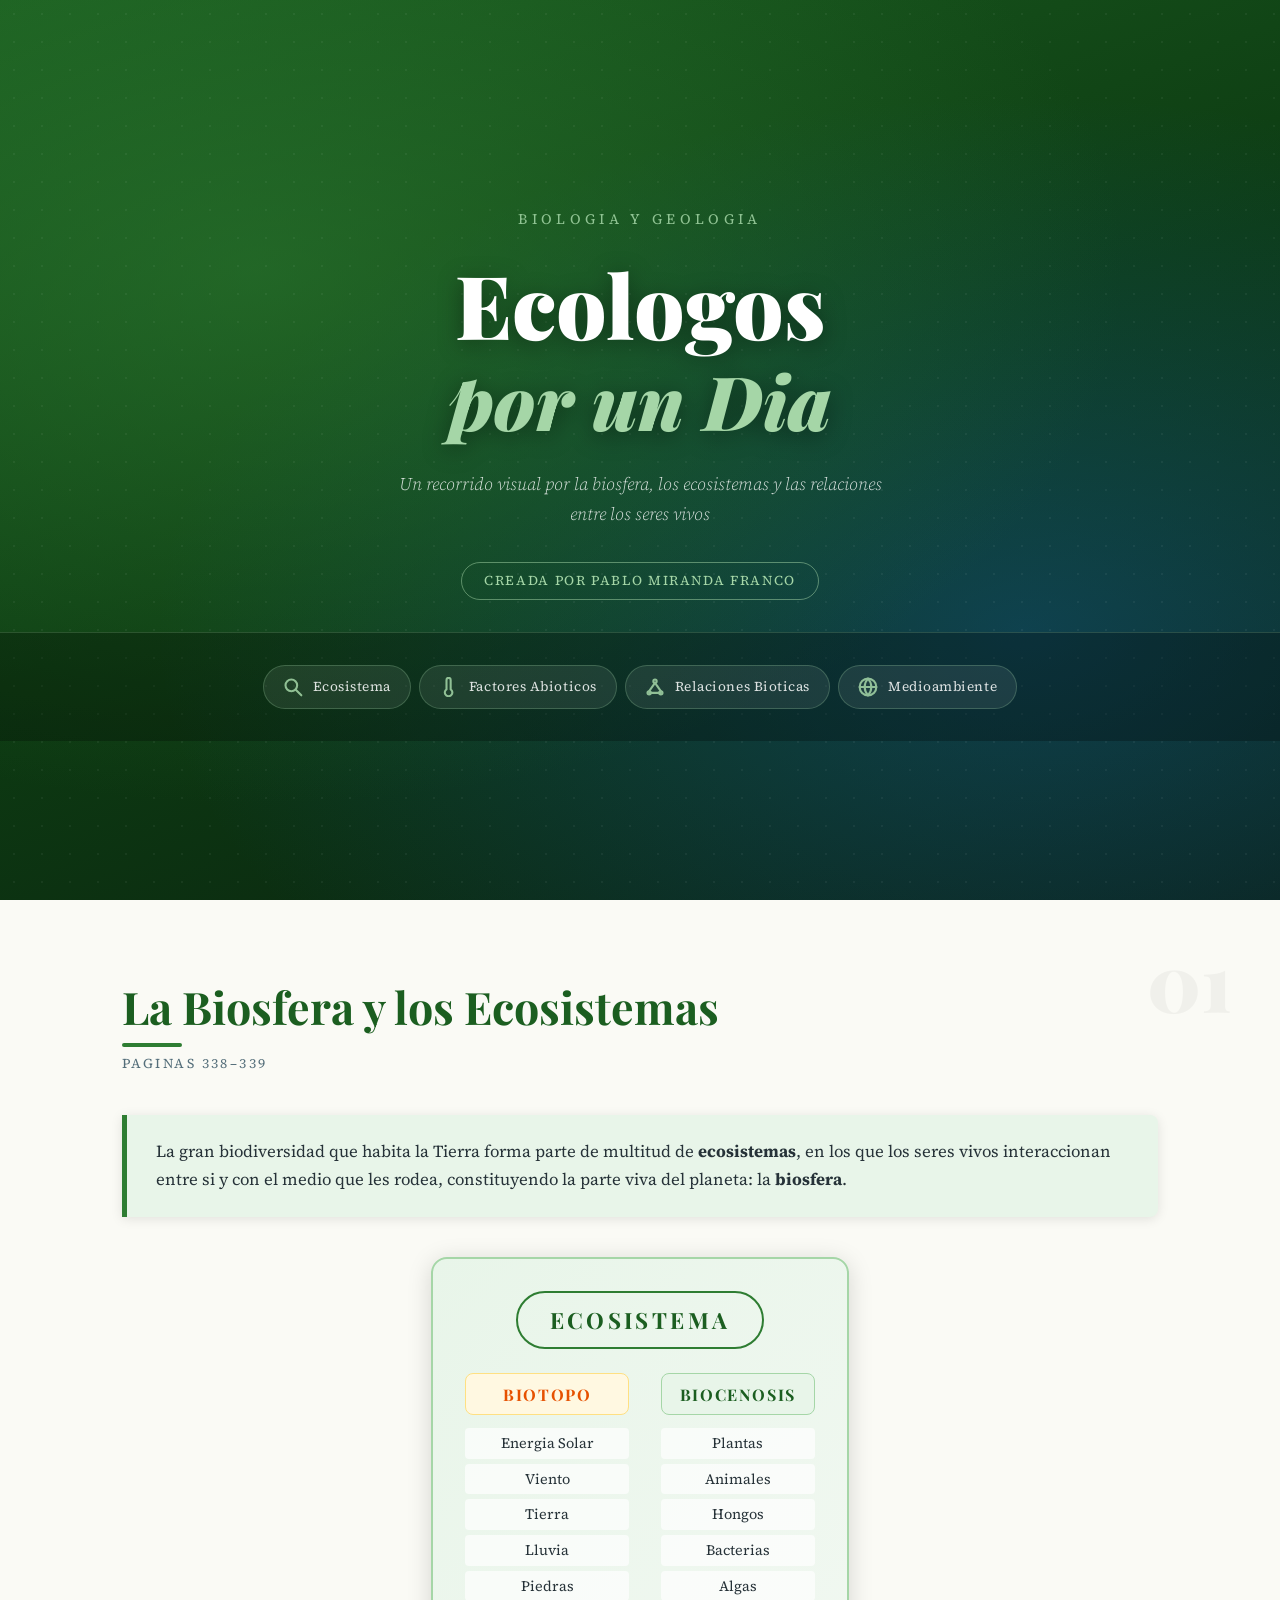
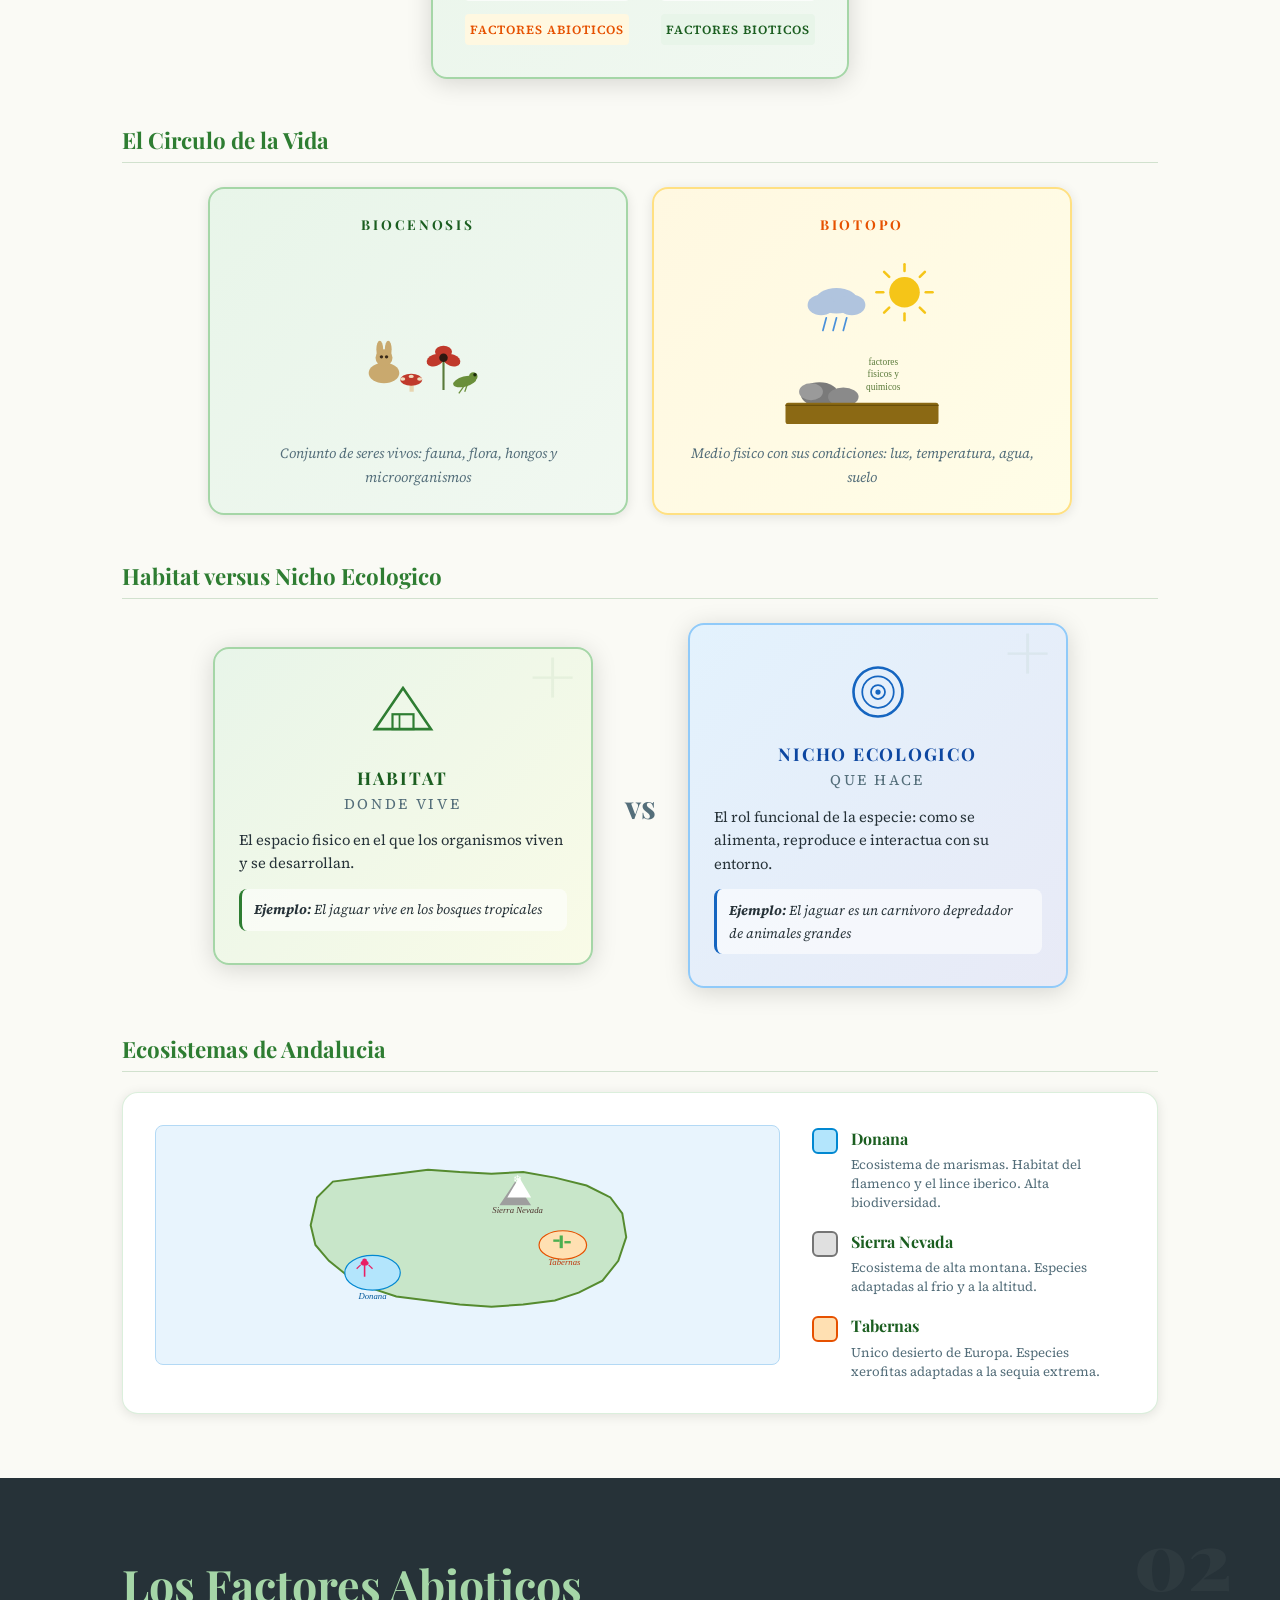
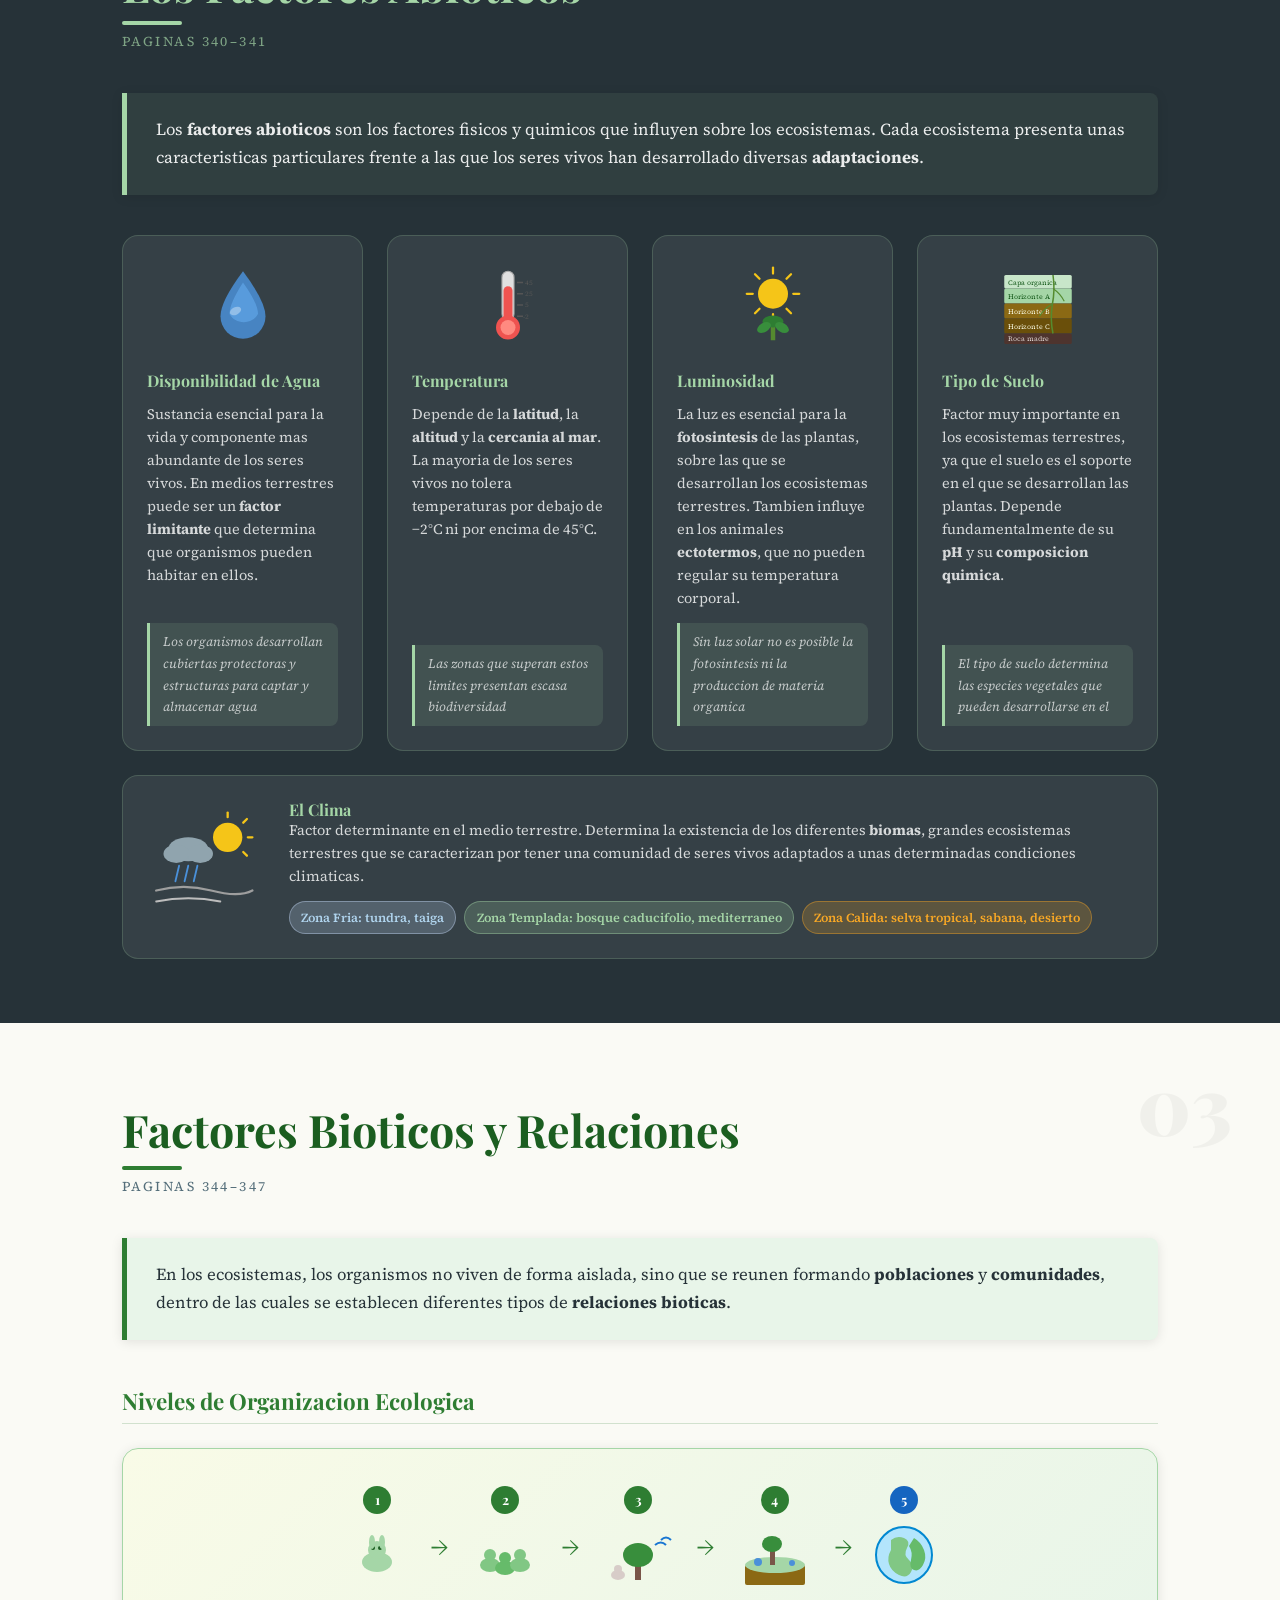
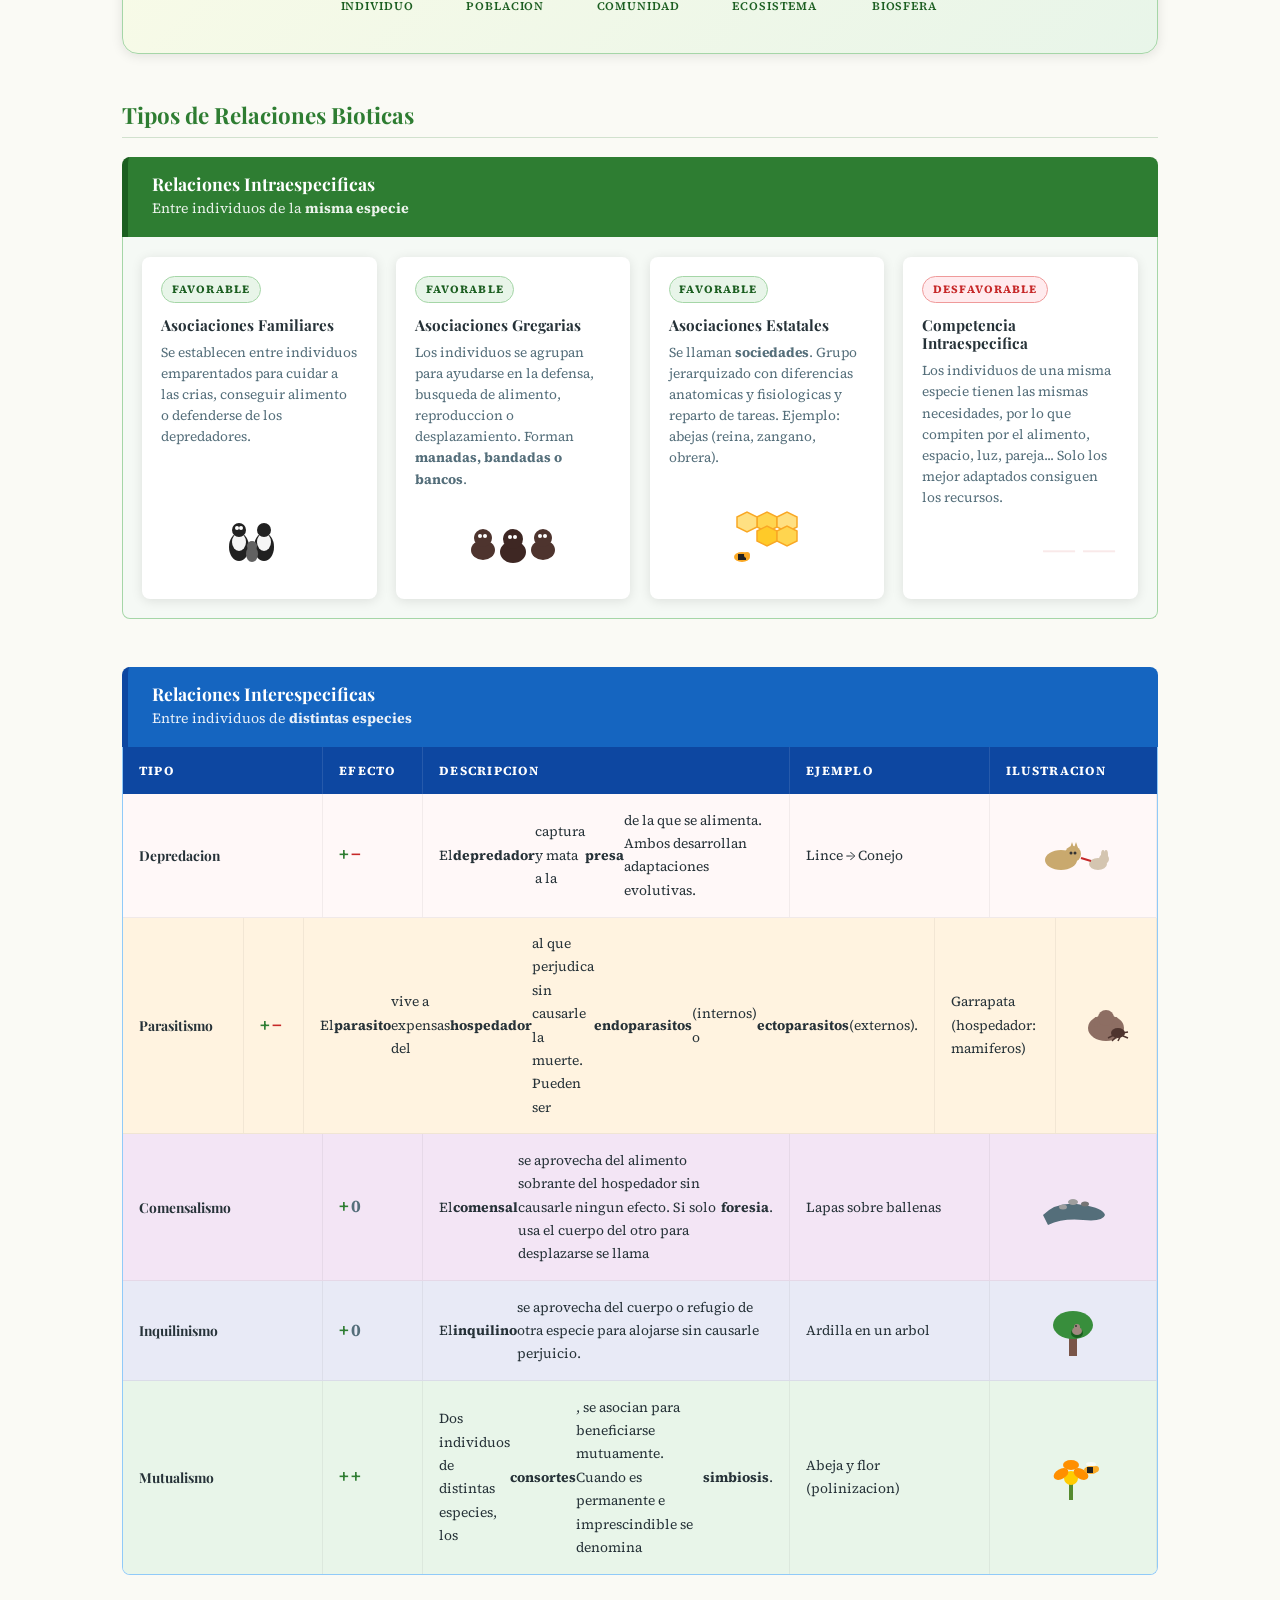
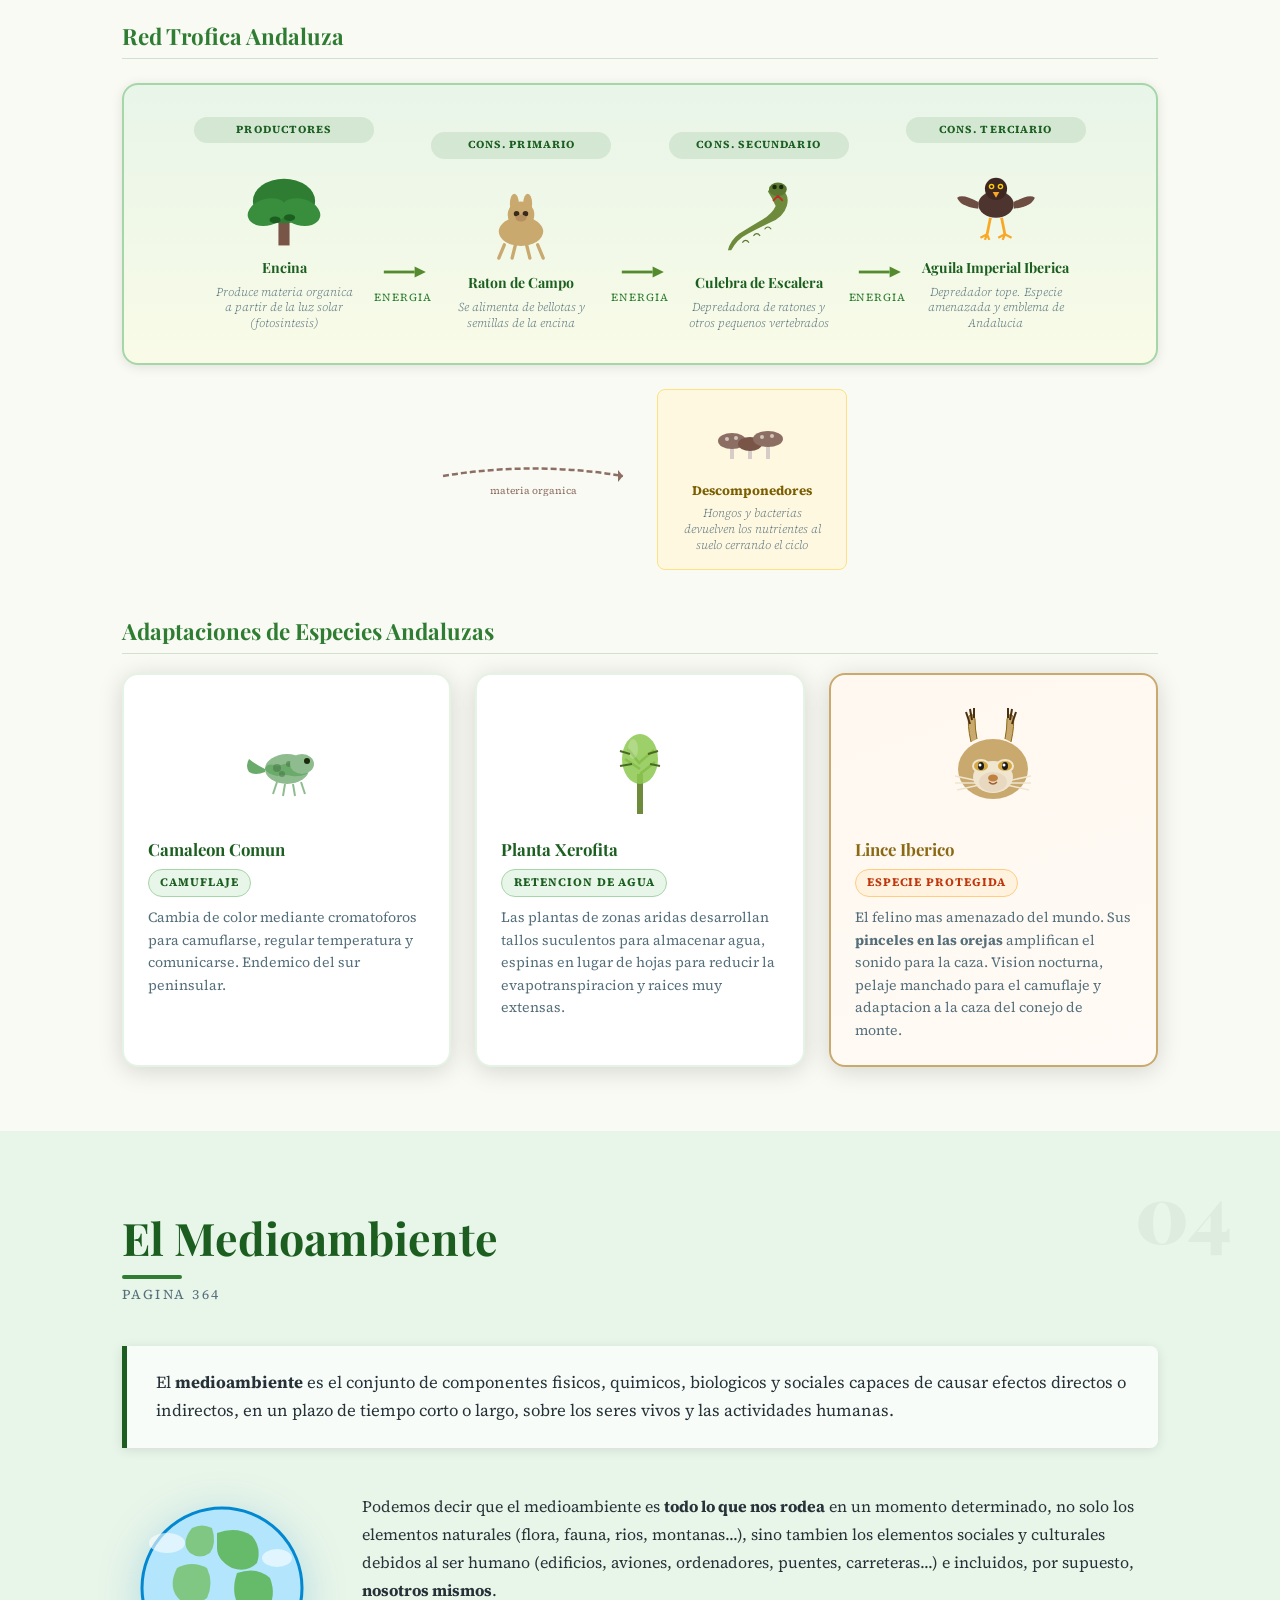
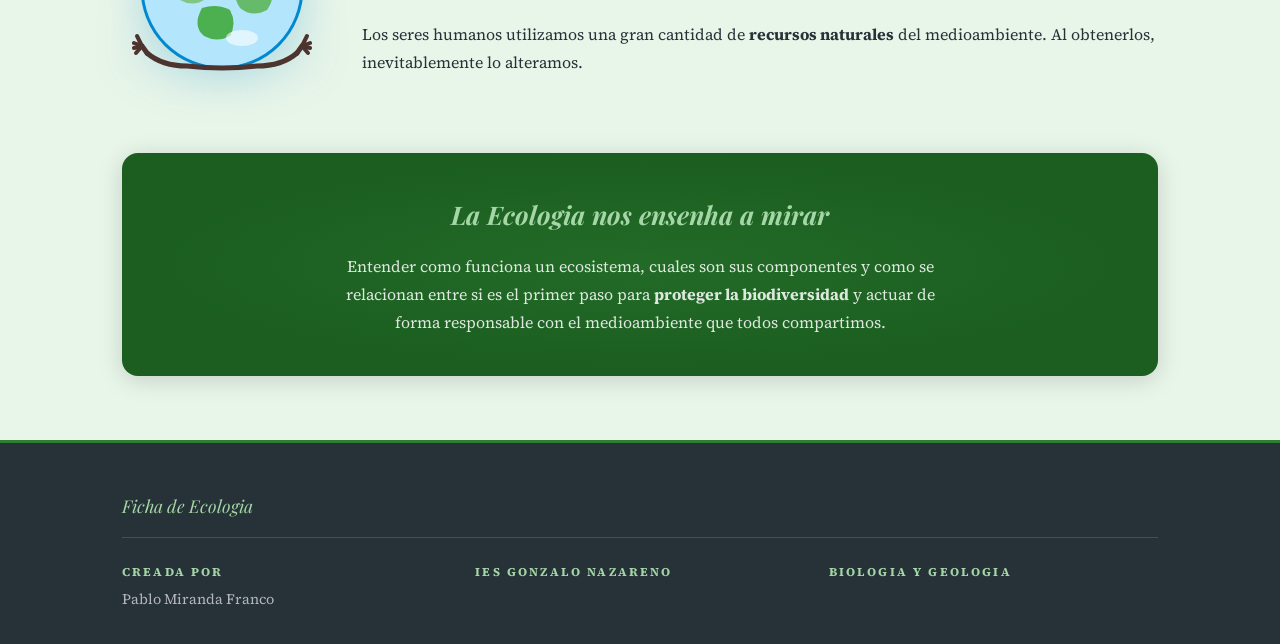
<file: index (1).html>
<!DOCTYPE html>
<html lang="es">
<head>
    <meta charset="UTF-8">
    <meta name="viewport" content="width=device-width, initial-scale=1.0">
    <title>Ecologos por un Dia - Unidad 11 Medioambiente</title>
    <link rel="stylesheet" href="styles (2).css">
    <link rel="preconnect" href="https://fonts.googleapis.com">
    <link rel="preconnect" href="https://fonts.gstatic.com" crossorigin>
    <link href="https://fonts.googleapis.com/css2?family=Playfair+Display:ital,wght@0,700;0,900;1,700&family=Source+Serif+4:ital,opsz,wght@0,8..60,300;0,8..60,400;1,8..60,300&display=swap" rel="stylesheet">
</head>
<body>

    
    <header class="portada">
        <div class="portada-fondo"></div>
        <div class="portada-contenido">
            <p class="portada-subtitulo"> Biologia y Geologia</p>
            <h1 class="portada-titulo">Ecologos<br><em>por un Dia</em></h1>
            <p class="portada-descripcion">Un recorrido visual por la biosfera, los ecosistemas y las relaciones entre los seres vivos</p>
            <div class="portada-autor">Creada por Pablo Miranda Franco</div>
        </div>
        <nav class="indice-visual">
            <a href="#ecosistema" class="indice-item">
                <div class="indice-icono icono-lupa"></div>
                <span>Ecosistema</span>
            </a>
            <a href="#factores-abioticos" class="indice-item">
                <div class="indice-icono icono-termometro"></div>
                <span>Factores Abioticos</span>
            </a>
            <a href="#relaciones" class="indice-item">
                <div class="indice-icono icono-red"></div>
                <span>Relaciones Bioticas</span>
            </a>
            <a href="#medioambiente" class="indice-item">
                <div class="indice-icono icono-planeta"></div>
                <span>Medioambiente</span>
            </a>
        </nav>
    </header>

    
    <section id="ecosistema" class="seccion seccion-clara">
        <div class="seccion-etiqueta">01</div>
        <div class="contenedor">
            <h2 class="titulo-seccion">La Biosfera y los Ecosistemas</h2>
            <p class="subtitulo-seccion">Paginas 338&ndash;339</p>

            <div class="definicion-principal">
                <p>La gran biodiversidad que habita la Tierra forma parte de multitud de <strong>ecosistemas</strong>, en los que los seres vivos interaccionan entre si y con el medio que les rodea, constituyendo la parte viva del planeta: la <strong>biosfera</strong>.</p>
            </div>

            
            <div class="diagrama-ecosistema">
                <div class="diagrama-centro">
                    <div class="diagrama-titulo-central">ECOSISTEMA</div>
                    <div class="diagrama-flechas">
                        <div class="diagrama-rama rama-izq">
                            <div class="diagrama-cabecera biotopo">BIOTOPO</div>
                            <div class="diagrama-items">
                                <span>Energia Solar</span>
                                <span>Viento</span>
                                <span>Tierra</span>
                                <span>Lluvia</span>
                                <span>Piedras</span>
                            </div>
                            <div class="diagrama-pie abiotico">Factores abioticos</div>
                        </div>
                        <div class="diagrama-rama rama-der">
                            <div class="diagrama-cabecera biocenosis">BIOCENOSIS</div>
                            <div class="diagrama-items">
                                <span>Plantas</span>
                                <span>Animales</span>
                                <span>Hongos</span>
                                <span>Bacterias</span>
                                <span>Algas</span>
                            </div>
                            <div class="diagrama-pie biotico">Factores bioticos</div>
                        </div>
                    </div>
                </div>
            </div>

            
            <h3 class="titulo-subseccion">El Circulo de la Vida</h3>
            <div class="circulo-contenedor">
                <div class="circulo-mitad circulo-biocenosis">
                    <div class="circulo-etiqueta">BIOCENOSIS</div>
                    <div class="circulo-svg-contenedor">
                        <svg viewBox="0 0 200 200" xmlns="http://www.w3.org/2000/svg" class="svg-ilustracion">
                            <!-- Conejo -->
                            <ellipse cx="60" cy="140" rx="18" ry="12" fill="#c9a96e"/>
                            <circle cx="60" cy="122" r="10" fill="#c9a96e"/>
                            <ellipse cx="55" cy="112" rx="4" ry="10" fill="#c9a96e"/>
                            <ellipse cx="65" cy="112" rx="4" ry="10" fill="#c9a96e"/>
                            <circle cx="57" cy="121" r="2" fill="#3a2a1a"/>
                            <circle cx="63" cy="121" r="2" fill="#3a2a1a"/>
                            <!-- Amapola -->
                            <line x1="130" y1="160" x2="130" y2="120" stroke="#5a7a3a" stroke-width="2.5"/>
                            <ellipse cx="120" cy="125" rx="10" ry="7" fill="#c0392b" transform="rotate(-20,120,125)"/>
                            <ellipse cx="140" cy="125" rx="10" ry="7" fill="#c0392b" transform="rotate(20,140,125)"/>
                            <ellipse cx="130" cy="115" rx="10" ry="7" fill="#c0392b"/>
                            <circle cx="130" cy="122" r="5" fill="#2c1810"/>
                            <!-- Saltamontes -->
                            <ellipse cx="155" cy="150" rx="14" ry="6" fill="#6a8f3a" transform="rotate(-15,155,150)"/>
                            <circle cx="165" cy="144" r="5" fill="#6a8f3a"/>
                            <circle cx="167" cy="142" r="2" fill="#1a2a0a"/>
                            <line x1="160" y1="148" x2="155" y2="162" stroke="#6a8f3a" stroke-width="1.5"/>
                            <line x1="158" y1="150" x2="148" y2="164" stroke="#6a8f3a" stroke-width="1.5"/>
                            <!-- Hongo -->
                            <rect x="90" y="148" width="5" height="14" fill="#e8d5b0"/>
                            <ellipse cx="92" cy="148" rx="13" ry="7" fill="#c0392b"/>
                            <ellipse cx="82" cy="147" rx="3" ry="2" fill="#f0ddc0"/>
                            <ellipse cx="92" cy="144" rx="3" ry="2" fill="#f0ddc0"/>
                            <ellipse cx="102" cy="147" rx="3" ry="2" fill="#f0ddc0"/>
                        </svg>
                    </div>
                    <p class="circulo-descripcion">Conjunto de seres vivos: fauna, flora, hongos y microorganismos</p>
                </div>
                <div class="circulo-mitad circulo-biotopo">
                    <div class="circulo-etiqueta">BIOTOPO</div>
                    <div class="circulo-svg-contenedor">
                        <svg viewBox="0 0 200 200" xmlns="http://www.w3.org/2000/svg" class="svg-ilustracion">
                            <!-- Sol -->
                            <circle cx="150" cy="45" r="18" fill="#f5c518"/>
                            <line x1="150" y1="20" x2="150" y2="12" stroke="#f5c518" stroke-width="3" stroke-linecap="round"/>
                            <line x1="150" y1="70" x2="150" y2="78" stroke="#f5c518" stroke-width="3" stroke-linecap="round"/>
                            <line x1="125" y1="45" x2="117" y2="45" stroke="#f5c518" stroke-width="3" stroke-linecap="round"/>
                            <line x1="175" y1="45" x2="183" y2="45" stroke="#f5c518" stroke-width="3" stroke-linecap="round"/>
                            <line x1="132" y1="27" x2="126" y2="21" stroke="#f5c518" stroke-width="3" stroke-linecap="round"/>
                            <line x1="168" y1="63" x2="174" y2="69" stroke="#f5c518" stroke-width="3" stroke-linecap="round"/>
                            <line x1="168" y1="27" x2="174" y2="21" stroke="#f5c518" stroke-width="3" stroke-linecap="round"/>
                            <line x1="132" y1="63" x2="126" y2="69" stroke="#f5c518" stroke-width="3" stroke-linecap="round"/>
                            <!-- Nubes con lluvia -->
                            <ellipse cx="70" cy="55" rx="25" ry="15" fill="#b0c4de"/>
                            <ellipse cx="52" cy="60" rx="16" ry="12" fill="#b0c4de"/>
                            <ellipse cx="88" cy="60" rx="16" ry="12" fill="#b0c4de"/>
                            <line x1="58" y1="75" x2="54" y2="90" stroke="#4a90d9" stroke-width="2" stroke-linecap="round"/>
                            <line x1="70" y1="75" x2="66" y2="90" stroke="#4a90d9" stroke-width="2" stroke-linecap="round"/>
                            <line x1="82" y1="75" x2="78" y2="90" stroke="#4a90d9" stroke-width="2" stroke-linecap="round"/>
                            <!-- Rocas -->
                            <ellipse cx="50" cy="165" rx="22" ry="14" fill="#7a7a7a"/>
                            <ellipse cx="40" cy="162" rx="14" ry="10" fill="#9a9a9a"/>
                            <ellipse cx="78" cy="168" rx="18" ry="11" fill="#8a8a8a"/>
                            <!-- Suelo -->
                            <rect x="10" y="175" width="180" height="25" fill="#8B6914" rx="3"/>
                            <line x1="10" y1="178" x2="190" y2="178" stroke="#6a4f0a" stroke-width="1.5"/>
                            <!-- Flechas de interaccion -->
                            <text x="125" y="130" font-size="11" fill="#5a7a3a" font-family="serif" text-anchor="middle">factores</text>
                            <text x="125" y="145" font-size="11" fill="#5a7a3a" font-family="serif" text-anchor="middle">fisicos y</text>
                            <text x="125" y="160" font-size="11" fill="#5a7a3a" font-family="serif" text-anchor="middle">quimicos</text>
                        </svg>
                    </div>
                    <p class="circulo-descripcion">Medio fisico con sus condiciones: luz, temperatura, agua, suelo</p>
                </div>
            </div>

            <!-- Habitat vs Nicho -->
            <h3 class="titulo-subseccion">Habitat versus Nicho Ecologico</h3>
            <div class="comparacion-tarjetas">
                <div class="tarjeta tarjeta-habitat">
                    <div class="tarjeta-icono">
                        <svg viewBox="0 0 80 80" xmlns="http://www.w3.org/2000/svg">
                            <polygon points="40,8 8,55 72,55" fill="none" stroke="#2e7d32" stroke-width="3"/>
                            <rect x="28" y="38" width="24" height="17" fill="none" stroke="#2e7d32" stroke-width="2.5"/>
                            <line x1="36" y1="38" x2="36" y2="55" stroke="#2e7d32" stroke-width="2"/>
                        </svg>
                    </div>
                    <h4>HABITAT</h4>
                    <p class="tarjeta-pregunta">Donde vive</p>
                    <p>El espacio fisico en el que los organismos viven y se desarrollan.</p>
                    <div class="tarjeta-ejemplo">
                        <strong>Ejemplo:</strong> El jaguar vive en los bosques tropicales
                    </div>
                    <div class="tarjeta-signo signo-mas">+</div>
                </div>
                <div class="tarjeta-conector">
                    <span>vs</span>
                </div>
                <div class="tarjeta tarjeta-nicho">
                    <div class="tarjeta-icono">
                        <svg viewBox="0 0 80 80" xmlns="http://www.w3.org/2000/svg">
                            <circle cx="40" cy="40" r="28" fill="none" stroke="#1565c0" stroke-width="3"/>
                            <circle cx="40" cy="40" r="18" fill="none" stroke="#1565c0" stroke-width="2"/>
                            <circle cx="40" cy="40" r="8" fill="none" stroke="#1565c0" stroke-width="2"/>
                            <circle cx="40" cy="40" r="3" fill="#1565c0"/>
                        </svg>
                    </div>
                    <h4>NICHO ECOLOGICO</h4>
                    <p class="tarjeta-pregunta">Que hace</p>
                    <p>El rol funcional de la especie: como se alimenta, reproduce e interactua con su entorno.</p>
                    <div class="tarjeta-ejemplo">
                        <strong>Ejemplo:</strong> El jaguar es un carnivoro depredador de animales grandes
                    </div>
                    <div class="tarjeta-signo signo-mas">+</div>
                </div>
            </div>

            <!-- Mapa Ecosistemas Andaluces -->
            <h3 class="titulo-subseccion">Ecosistemas de Andalucia</h3>
            <div class="mapa-andalucia">
                <div class="mapa-svg-contenedor">
                    <svg viewBox="0 0 500 280" xmlns="http://www.w3.org/2000/svg" class="mapa-svg">
                        <!-- Silueta simplificada de Andalucia -->
                        <path d="M 60,80 L 80,60 L 120,55 L 160,50 L 200,45 L 240,48 L 280,50 L 320,48 L 360,55 L 400,65 L 430,80 L 445,100 L 450,130 L 440,160 L 420,185 L 390,200 L 360,210 L 320,215 L 280,218 L 240,215 L 200,210 L 160,205 L 130,195 L 100,180 L 75,160 L 58,140 L 52,115 Z" fill="#c8e6c9" stroke="#558b2f" stroke-width="2.5"/>
                        <!-- Sierra Nevada -->
                        <polygon points="290,90 310,60 330,90" fill="#9e9e9e"/>
                        <polygon points="300,80 315,55 330,80" fill="white"/>
                        <!-- Donana zona marismas -->
                        <ellipse cx="130" cy="175" rx="35" ry="22" fill="#b3e5fc" stroke="#0288d1" stroke-width="1.5"/>
                        <!-- Tabernas -->
                        <ellipse cx="370" cy="140" rx="30" ry="18" fill="#ffe0b2" stroke="#e65100" stroke-width="1.5"/>
                        <!-- Etiquetas -->
                        <text x="130" y="208" font-size="11" fill="#01579b" text-anchor="middle" font-family="serif" font-style="italic">Donana</text>
                        <text x="313" y="100" font-size="11" fill="#4e342e" text-anchor="middle" font-family="serif" font-style="italic">Sierra Nevada</text>
                        <text x="372" y="165" font-size="11" fill="#bf360c" text-anchor="middle" font-family="serif" font-style="italic">Tabernas</text>
                        <!-- Iconos decorativos -->
                        <!-- Flamenco simplificado en Donana -->
                        <line x1="120" y1="180" x2="120" y2="165" stroke="#e91e63" stroke-width="2"/>
                        <ellipse cx="120" cy="163" rx="5" ry="3" fill="#e91e63"/>
                        <circle cx="120" cy="160" r="3" fill="#e91e63"/>
                        <line x1="115" y1="165" x2="110" y2="170" stroke="#e91e63" stroke-width="1.5"/>
                        <line x1="125" y1="165" x2="130" y2="170" stroke="#e91e63" stroke-width="1.5"/>
                        <!-- Cactus en Tabernas -->
                        <rect x="366" y="128" width="4" height="16" fill="#4caf50"/>
                        <rect x="358" y="133" width="8" height="3" fill="#4caf50"/>
                        <rect x="372" y="135" width="8" height="3" fill="#4caf50"/>
                        <!-- Nieve Sierra Nevada -->
                        <text x="313" y="62" font-size="14" fill="white" text-anchor="middle">&#x2744;</text>
                    </svg>
                </div>
                <div class="mapa-leyenda">
                    <div class="leyenda-item">
                        <div class="leyenda-color" style="background:#b3e5fc; border:2px solid #0288d1;"></div>
                        <div>
                            <strong>Donana</strong>
                            <p>Ecosistema de marismas. Habitat del flamenco y el lince iberico. Alta biodiversidad.</p>
                        </div>
                    </div>
                    <div class="leyenda-item">
                        <div class="leyenda-color" style="background:#e0e0e0; border:2px solid #757575;"></div>
                        <div>
                            <strong>Sierra Nevada</strong>
                            <p>Ecosistema de alta montana. Especies adaptadas al frio y a la altitud.</p>
                        </div>
                    </div>
                    <div class="leyenda-item">
                        <div class="leyenda-color" style="background:#ffe0b2; border:2px solid #e65100;"></div>
                        <div>
                            <strong>Tabernas</strong>
                            <p>Unico desierto de Europa. Especies xerofitas adaptadas a la sequia extrema.</p>
                        </div>
                    </div>
                </div>
            </div>
        </div>
    </section>

    <!-- SECCION 2: FACTORES ABIOTICOS -->
    <section id="factores-abioticos" class="seccion seccion-oscura">
        <div class="seccion-etiqueta">02</div>
        <div class="contenedor">
            <h2 class="titulo-seccion">Los Factores Abioticos</h2>
            <p class="subtitulo-seccion">Paginas 340&ndash;341</p>

            <div class="definicion-principal definicion-oscura">
                <p>Los <strong>factores abioticos</strong> son los factores fisicos y quimicos que influyen sobre los ecosistemas. Cada ecosistema presenta unas caracteristicas particulares frente a las que los seres vivos han desarrollado diversas <strong>adaptaciones</strong>.</p>
            </div>

            <div class="factores-grid">
                <!-- Agua -->
                <div class="factor-tarjeta">
                    <div class="factor-ilustracion">
                        <svg viewBox="0 0 120 120" xmlns="http://www.w3.org/2000/svg">
                            <path d="M 60,15 Q 90,55 90,75 A 30,30 0 1 1 30,75 Q 30,55 60,15 Z" fill="#4a90d9" opacity="0.85"/>
                            <path d="M 60,30 Q 80,58 80,72 A 22,22 0 0 1 42,72 Q 42,58 60,30 Z" fill="#6ab4f7" opacity="0.5"/>
                            <ellipse cx="50" cy="68" rx="8" ry="5" fill="white" opacity="0.35" transform="rotate(-25,50,68)"/>
                        </svg>
                    </div>
                    <h4>Disponibilidad de Agua</h4>
                    <p>Sustancia esencial para la vida y componente mas abundante de los seres vivos. En medios terrestres puede ser un <strong>factor limitante</strong> que determina que organismos pueden habitar en ellos.</p>
                    <div class="factor-dato">Los organismos desarrollan cubiertas protectoras y estructuras para captar y almacenar agua</div>
                </div>

                <!-- Temperatura -->
                <div class="factor-tarjeta">
                    <div class="factor-ilustracion">
                        <svg viewBox="0 0 120 120" xmlns="http://www.w3.org/2000/svg">
                            <rect x="52" y="15" width="16" height="65" rx="8" fill="#e0e0e0" stroke="#aaa" stroke-width="1.5"/>
                            <rect x="54" y="35" width="12" height="47" rx="6" fill="#ef5350"/>
                            <circle cx="60" cy="90" r="16" fill="#ef5350"/>
                            <circle cx="60" cy="90" r="10" fill="#ff8a80"/>
                            <line x1="72" y1="30" x2="80" y2="30" stroke="#555" stroke-width="2"/>
                            <line x1="72" y1="45" x2="80" y2="45" stroke="#555" stroke-width="2"/>
                            <line x1="72" y1="60" x2="80" y2="60" stroke="#555" stroke-width="2"/>
                            <line x1="72" y1="75" x2="80" y2="75" stroke="#555" stroke-width="2"/>
                            <text x="83" y="33" font-size="9" fill="#555">45</text>
                            <text x="83" y="48" font-size="9" fill="#555">25</text>
                            <text x="83" y="63" font-size="9" fill="#555">5</text>
                            <text x="80" y="78" font-size="9" fill="#555">-2</text>
                        </svg>
                    </div>
                    <h4>Temperatura</h4>
                    <p>Depende de la <strong>latitud</strong>, la <strong>altitud</strong> y la <strong>cercania al mar</strong>. La mayoria de los seres vivos no tolera temperaturas por debajo de &minus;2&deg;C ni por encima de 45&deg;C.</p>
                    <div class="factor-dato">Las zonas que superan estos limites presentan escasa biodiversidad</div>
                </div>

                <!-- Luminosidad -->
                <div class="factor-tarjeta">
                    <div class="factor-ilustracion">
                        <svg viewBox="0 0 120 120" xmlns="http://www.w3.org/2000/svg">
                            <circle cx="60" cy="45" r="20" fill="#f5c518"/>
                            <line x1="60" y1="18" x2="60" y2="10" stroke="#f5c518" stroke-width="3" stroke-linecap="round"/>
                            <line x1="60" y1="72" x2="60" y2="80" stroke="#f5c518" stroke-width="3" stroke-linecap="round"/>
                            <line x1="33" y1="45" x2="25" y2="45" stroke="#f5c518" stroke-width="3" stroke-linecap="round"/>
                            <line x1="87" y1="45" x2="95" y2="45" stroke="#f5c518" stroke-width="3" stroke-linecap="round"/>
                            <line x1="42" y1="25" x2="36" y2="19" stroke="#f5c518" stroke-width="3" stroke-linecap="round"/>
                            <line x1="78" y1="65" x2="84" y2="71" stroke="#f5c518" stroke-width="3" stroke-linecap="round"/>
                            <line x1="78" y1="25" x2="84" y2="19" stroke="#f5c518" stroke-width="3" stroke-linecap="round"/>
                            <line x1="42" y1="65" x2="36" y2="71" stroke="#f5c518" stroke-width="3" stroke-linecap="round"/>
                            <!-- Planta -->
                            <rect x="57" y="85" width="6" height="22" fill="#558b2f"/>
                            <ellipse cx="60" cy="82" rx="14" ry="8" fill="#2e7d32"/>
                            <ellipse cx="48" cy="90" rx="10" ry="6" fill="#388e3c" transform="rotate(-30,48,90)"/>
                            <ellipse cx="72" cy="90" rx="10" ry="6" fill="#388e3c" transform="rotate(30,72,90)"/>
                        </svg>
                    </div>
                    <h4>Luminosidad</h4>
                    <p>La luz es esencial para la <strong>fotosintesis</strong> de las plantas, sobre las que se desarrollan los ecosistemas terrestres. Tambien influye en los animales <strong>ectotermos</strong>, que no pueden regular su temperatura corporal.</p>
                    <div class="factor-dato">Sin luz solar no es posible la fotosintesis ni la produccion de materia organica</div>
                </div>

                <!-- Tipo de Suelo -->
                <div class="factor-tarjeta">
                    <div class="factor-ilustracion">
                        <svg viewBox="0 0 120 120" xmlns="http://www.w3.org/2000/svg">
                            <!-- Capas del suelo -->
                            <rect x="15" y="20" width="90" height="18" fill="#c8e6c9" rx="2"/>
                            <rect x="15" y="38" width="90" height="20" fill="#a5d6a7" rx="2"/>
                            <rect x="15" y="58" width="90" height="20" fill="#8B6914" rx="2"/>
                            <rect x="15" y="78" width="90" height="20" fill="#6a4f0a" rx="2"/>
                            <rect x="15" y="98" width="90" height="14" fill="#4e342e" rx="2"/>
                            <text x="20" y="33" font-size="9" fill="#1b5e20">Capa organica</text>
                            <text x="20" y="52" font-size="9" fill="#1b5e20">Horizonte A</text>
                            <text x="20" y="72" font-size="9" fill="#f5f5dc">Horizonte B</text>
                            <text x="20" y="92" font-size="9" fill="#f5f5dc">Horizonte C</text>
                            <text x="20" y="108" font-size="9" fill="#d7ccc8">Roca madre</text>
                            <!-- Raices -->
                            <path d="M 80,20 Q 83,40 79,60 Q 76,80 80,98" fill="none" stroke="#558b2f" stroke-width="2"/>
                            <path d="M 80,38 Q 90,45 95,55" fill="none" stroke="#558b2f" stroke-width="1.5"/>
                            <path d="M 80,58 Q 68,65 62,75" fill="none" stroke="#558b2f" stroke-width="1.5"/>
                        </svg>
                    </div>
                    <h4>Tipo de Suelo</h4>
                    <p>Factor muy importante en los ecosistemas terrestres, ya que el suelo es el soporte en el que se desarrollan las plantas. Depende fundamentalmente de su <strong>pH</strong> y su <strong>composicion quimica</strong>.</p>
                    <div class="factor-dato">El tipo de suelo determina las especies vegetales que pueden desarrollarse en el</div>
                </div>

                <!-- Clima -->
                <div class="factor-tarjeta factor-tarjeta-ancha">
                    <div class="factor-ilustracion">
                        <svg viewBox="0 0 120 120" xmlns="http://www.w3.org/2000/svg">
                            <!-- Nubes -->
                            <ellipse cx="45" cy="45" rx="22" ry="13" fill="#90a4ae"/>
                            <ellipse cx="32" cy="50" rx="14" ry="10" fill="#90a4ae"/>
                            <ellipse cx="58" cy="50" rx="14" ry="10" fill="#90a4ae"/>
                            <!-- Sol parcial -->
                            <circle cx="88" cy="32" r="16" fill="#f5c518"/>
                            <line x1="88" y1="10" x2="88" y2="5" stroke="#f5c518" stroke-width="2.5" stroke-linecap="round"/>
                            <line x1="105" y1="16" x2="109" y2="12" stroke="#f5c518" stroke-width="2.5" stroke-linecap="round"/>
                            <line x1="110" y1="32" x2="115" y2="32" stroke="#f5c518" stroke-width="2.5" stroke-linecap="round"/>
                            <line x1="105" y1="48" x2="109" y2="52" stroke="#f5c518" stroke-width="2.5" stroke-linecap="round"/>
                            <!-- Lluvia -->
                            <line x1="35" y1="63" x2="31" y2="80" stroke="#4a90d9" stroke-width="2" stroke-linecap="round"/>
                            <line x1="45" y1="63" x2="41" y2="80" stroke="#4a90d9" stroke-width="2" stroke-linecap="round"/>
                            <line x1="55" y1="63" x2="51" y2="80" stroke="#4a90d9" stroke-width="2" stroke-linecap="round"/>
                            <!-- Viento -->
                            <path d="M 10,90 Q 40,82 70,90 Q 100,98 115,90" fill="none" stroke="#9e9e9e" stroke-width="2.5" stroke-linecap="round"/>
                            <path d="M 10,102 Q 45,95 80,102" fill="none" stroke="#bdbdbd" stroke-width="2" stroke-linecap="round"/>
                        </svg>
                    </div>
                    <div class="factor-texto-ancho">
                        <h4>El Clima</h4>
                        <p>Factor determinante en el medio terrestre. Determina la existencia de los diferentes <strong>biomas</strong>, grandes ecosistemas terrestres que se caracterizan por tener una comunidad de seres vivos adaptados a unas determinadas condiciones climaticas.</p>
                        <div class="biomas-mini">
                            <span class="bioma-etiqueta bioma-frio">Zona Fria: tundra, taiga</span>
                            <span class="bioma-etiqueta bioma-templado">Zona Templada: bosque caducifolio, mediterraneo</span>
                            <span class="bioma-etiqueta bioma-calido">Zona Calida: selva tropical, sabana, desierto</span>
                        </div>
                    </div>
                </div>
            </div>
        </div>
    </section>

    <!-- SECCION 3: RELACIONES BIOTICAS -->
    <section id="relaciones" class="seccion seccion-clara">
        <div class="seccion-etiqueta">03</div>
        <div class="contenedor">
            <h2 class="titulo-seccion">Factores Bioticos y Relaciones</h2>
            <p class="subtitulo-seccion">Paginas 344&ndash;347</p>

            <div class="definicion-principal">
                <p>En los ecosistemas, los organismos no viven de forma aislada, sino que se reunen formando <strong>poblaciones</strong> y <strong>comunidades</strong>, dentro de las cuales se establecen diferentes tipos de <strong>relaciones bioticas</strong>.</p>
            </div>

            <!-- Niveles de organizacion -->
            <h3 class="titulo-subseccion">Niveles de Organizacion Ecologica</h3>
            <div class="niveles-organizacion">
                <div class="nivel">
                    <div class="nivel-numero">1</div>
                    <div class="nivel-svg">
                        <svg viewBox="0 0 70 70" xmlns="http://www.w3.org/2000/svg">
                            <ellipse cx="35" cy="42" rx="15" ry="10" fill="#a5d6a7"/>
                            <circle cx="35" cy="30" r="9" fill="#a5d6a7"/>
                            <circle cx="31" cy="28" r="2" fill="#1b5e20"/>
                            <circle cx="38" cy="28" r="2" fill="#1b5e20"/>
                            <ellipse cx="30" cy="22" rx="3" ry="7" fill="#a5d6a7"/>
                            <ellipse cx="40" cy="22" rx="3" ry="7" fill="#a5d6a7"/>
                        </svg>
                    </div>
                    <p>INDIVIDUO</p>
                </div>
                <div class="nivel-flecha">&rarr;</div>
                <div class="nivel">
                    <div class="nivel-numero">2</div>
                    <div class="nivel-svg">
                        <svg viewBox="0 0 70 70" xmlns="http://www.w3.org/2000/svg">
                            <ellipse cx="20" cy="45" rx="10" ry="7" fill="#81c784"/>
                            <circle cx="20" cy="35" r="6" fill="#81c784"/>
                            <ellipse cx="35" cy="48" rx="10" ry="7" fill="#66bb6a"/>
                            <circle cx="35" cy="38" r="6" fill="#66bb6a"/>
                            <ellipse cx="50" cy="45" rx="10" ry="7" fill="#81c784"/>
                            <circle cx="50" cy="35" r="6" fill="#81c784"/>
                        </svg>
                    </div>
                    <p>POBLACION</p>
                </div>
                <div class="nivel-flecha">&rarr;</div>
                <div class="nivel">
                    <div class="nivel-numero">3</div>
                    <div class="nivel-svg">
                        <svg viewBox="0 0 70 70" xmlns="http://www.w3.org/2000/svg">
                            <!-- Arbol -->
                            <rect x="32" y="40" width="6" height="20" fill="#795548"/>
                            <ellipse cx="35" cy="35" rx="15" ry="12" fill="#388e3c"/>
                            <!-- Conejo pequeno -->
                            <ellipse cx="15" cy="55" rx="7" ry="5" fill="#d7ccc8"/>
                            <circle cx="15" cy="49" r="4" fill="#d7ccc8"/>
                            <!-- Pajaro -->
                            <path d="M52,25 Q58,20 63,25" fill="none" stroke="#1976d2" stroke-width="2"/>
                            <path d="M58,20 Q63,15 68,20" fill="none" stroke="#1976d2" stroke-width="2"/>
                        </svg>
                    </div>
                    <p>COMUNIDAD</p>
                </div>
                <div class="nivel-flecha">&rarr;</div>
                <div class="nivel">
                    <div class="nivel-numero">4</div>
                    <div class="nivel-svg">
                        <svg viewBox="0 0 70 70" xmlns="http://www.w3.org/2000/svg">
                            <rect x="5" y="45" width="60" height="20" fill="#8B6914" rx="2"/>
                            <ellipse cx="35" cy="45" rx="30" ry="8" fill="#a5d6a7"/>
                            <rect x="30" y="28" width="5" height="17" fill="#795548"/>
                            <ellipse cx="32" cy="24" rx="10" ry="8" fill="#388e3c"/>
                            <circle cx="18" cy="42" r="4" fill="#4a90d9"/>
                            <circle cx="52" cy="43" r="3" fill="#4a90d9"/>
                        </svg>
                    </div>
                    <p>ECOSISTEMA</p>
                </div>
                <div class="nivel-flecha">&rarr;</div>
                <div class="nivel nivel-biosfera">
                    <div class="nivel-numero">5</div>
                    <div class="nivel-svg">
                        <svg viewBox="0 0 70 70" xmlns="http://www.w3.org/2000/svg">
                            <circle cx="35" cy="35" r="28" fill="#b3e5fc" stroke="#0288d1" stroke-width="2"/>
                            <path d="M22,20 Q28,15 35,18 Q42,21 38,28 Q34,35 40,40 Q46,45 42,52 Q38,59 30,55 Q22,51 20,44 Q18,37 22,30 Z" fill="#81c784"/>
                            <path d="M45,18 Q52,22 55,30 Q58,38 54,45 Q50,52 45,50 Q40,48 42,40 Q44,32 40,26 Z" fill="#66bb6a"/>
                        </svg>
                    </div>
                    <p>BIOSFERA</p>
                </div>
            </div>

            <!-- Tipos de Relaciones -->
            <h3 class="titulo-subseccion">Tipos de Relaciones Bioticas</h3>

            <!-- Intraespecificas -->
            <div class="tipo-relaciones">
                <div class="tipo-cabecera cabecera-intra">
                    <h4>Relaciones Intraespecificas</h4>
                    <p>Entre individuos de la <strong>misma especie</strong></p>
                </div>
                <div class="relaciones-grid">
                    <div class="relacion-tarjeta relacion-favorable">
                        <div class="relacion-badge badge-favorable">Favorable</div>
                        <h5>Asociaciones Familiares</h5>
                        <p>Se establecen entre individuos emparentados para cuidar a las crias, conseguir alimento o defenderse de los depredadores.</p>
                        <div class="relacion-svg">
                            <svg viewBox="0 0 100 70" xmlns="http://www.w3.org/2000/svg">
                                <!-- Pinguinos: adulto grande -->
                                <ellipse cx="30" cy="45" rx="10" ry="14" fill="#212121"/>
                                <ellipse cx="30" cy="40" rx="7" ry="9" fill="#f5f5f5"/>
                                <circle cx="30" cy="28" r="7" fill="#212121"/>
                                <circle cx="28" cy="26" r="2" fill="white"/>
                                <circle cx="32" cy="26" r="2" fill="white"/>
                                <!-- Adulto 2 -->
                                <ellipse cx="55" cy="45" rx="10" ry="14" fill="#212121"/>
                                <ellipse cx="55" cy="40" rx="7" ry="9" fill="#f5f5f5"/>
                                <circle cx="55" cy="28" r="7" fill="#212121"/>
                                <!-- Cria -->
                                <ellipse cx="43" cy="52" rx="6" ry="8" fill="#616161"/>
                                <circle cx="43" cy="44" r="5" fill="#616161"/>
                            </svg>
                        </div>
                    </div>
                    <div class="relacion-tarjeta relacion-favorable">
                        <div class="relacion-badge badge-favorable">Favorable</div>
                        <h5>Asociaciones Gregarias</h5>
                        <p>Los individuos se agrupan para ayudarse en la defensa, busqueda de alimento, reproduccion o desplazamiento. Forman <strong>manadas, bandadas o bancos</strong>.</p>
                        <div class="relacion-svg">
                            <svg viewBox="0 0 100 70" xmlns="http://www.w3.org/2000/svg">
                                <!-- Tres gorilas esquematicos -->
                                <ellipse cx="20" cy="48" rx="12" ry="10" fill="#4e342e"/>
                                <circle cx="20" cy="36" r="9" fill="#4e342e"/>
                                <ellipse cx="50" cy="50" rx="13" ry="11" fill="#3e2723"/>
                                <circle cx="50" cy="37" r="10" fill="#3e2723"/>
                                <ellipse cx="80" cy="48" rx="12" ry="10" fill="#4e342e"/>
                                <circle cx="80" cy="36" r="9" fill="#4e342e"/>
                                <circle cx="17" cy="34" r="2" fill="#fff"/>
                                <circle cx="22" cy="34" r="2" fill="#fff"/>
                                <circle cx="47" cy="35" r="2" fill="#fff"/>
                                <circle cx="52" cy="35" r="2" fill="#fff"/>
                                <circle cx="77" cy="34" r="2" fill="#fff"/>
                                <circle cx="82" cy="34" r="2" fill="#fff"/>
                            </svg>
                        </div>
                    </div>
                    <div class="relacion-tarjeta relacion-favorable">
                        <div class="relacion-badge badge-favorable">Favorable</div>
                        <h5>Asociaciones Estatales</h5>
                        <p>Se llaman <strong>sociedades</strong>. Grupo jerarquizado con diferencias anatomicas y fisiologicas y reparto de tareas. Ejemplo: abejas (reina, zangano, obrera).</p>
                        <div class="relacion-svg">
                            <svg viewBox="0 0 100 70" xmlns="http://www.w3.org/2000/svg">
                                <!-- Panal -->
                                <polygon points="40,15 50,10 60,15 60,25 50,30 40,25" fill="#ffd54f" stroke="#f9a825" stroke-width="1.5"/>
                                <polygon points="60,15 70,10 80,15 80,25 70,30 60,25" fill="#ffe082" stroke="#f9a825" stroke-width="1.5"/>
                                <polygon points="20,15 30,10 40,15 40,25 30,30 20,25" fill="#ffe082" stroke="#f9a825" stroke-width="1.5"/>
                                <polygon points="40,29 50,24 60,29 60,39 50,44 40,39" fill="#ffca28" stroke="#f9a825" stroke-width="1.5"/>
                                <polygon points="60,29 70,24 80,29 80,39 70,44 60,39" fill="#ffd54f" stroke="#f9a825" stroke-width="1.5"/>
                                <!-- Abeja -->
                                <ellipse cx="25" cy="55" rx="8" ry="5" fill="#f9a825"/>
                                <rect x="21" y="52" width="4" height="6" fill="#212121"/>
                                <rect x="25" y="52" width="4" height="6" fill="#212121"/>
                                <circle cx="30" cy="53" r="3" fill="#f9a825"/>
                            </svg>
                        </div>
                    </div>
                    <div class="relacion-tarjeta relacion-desfavorable">
                        <div class="relacion-badge badge-desfavorable">Desfavorable</div>
                        <h5>Competencia Intraespecifica</h5>
                        <p>Los individuos de una misma especie tienen las mismas necesidades, por lo que compiten por el alimento, espacio, luz, pareja... Solo los mejor adaptados consiguen los recursos.</p>
                        <div class="relacion-signo signo-menos signo-menos-rojo">&#8722;&#8722;</div>
                    </div>
                </div>
            </div>

            <!-- Interespecificas -->
            <div class="tipo-relaciones">
                <div class="tipo-cabecera cabecera-inter">
                    <h4>Relaciones Interespecificas</h4>
                    <p>Entre individuos de <strong>distintas especies</strong></p>
                </div>

                <div class="tabla-relaciones">
                    <div class="tabla-cabecera">
                        <div class="tabla-col">Tipo</div>
                        <div class="tabla-col">Efecto</div>
                        <div class="tabla-col">Descripcion</div>
                        <div class="tabla-col">Ejemplo</div>
                        <div class="tabla-col">Ilustracion</div>
                    </div>

                    <div class="tabla-fila fila-depredacion">
                        <div class="tabla-col"><strong>Depredacion</strong></div>
                        <div class="tabla-col"><span class="signo-mas2">+</span><span class="signo-menos2">&#8722;</span></div>
                        <div class="tabla-col">El <strong>depredador</strong> captura y mata a la <strong>presa</strong> de la que se alimenta. Ambos desarrollan adaptaciones evolutivas.</div>
                        <div class="tabla-col">Lince &rarr; Conejo</div>
                        <div class="tabla-col">
                            <svg viewBox="0 0 80 55" xmlns="http://www.w3.org/2000/svg">
                                <!-- Lince simplificado -->
                                <ellipse cx="28" cy="32" rx="16" ry="10" fill="#c9a96e"/>
                                <circle cx="40" cy="26" r="8" fill="#c9a96e"/>
                                <polygon points="37,20 39,14 41,20" fill="#c9a96e"/>
                                <polygon points="41,20 43,14 45,20" fill="#c9a96e"/>
                                <circle cx="38" cy="25" r="1.5" fill="#333"/>
                                <circle cx="42" cy="25" r="1.5" fill="#333"/>
                                <!-- Conejo huyendo -->
                                <ellipse cx="65" cy="36" rx="9" ry="6" fill="#d4c5b0"/>
                                <circle cx="71" cy="31" r="5" fill="#d4c5b0"/>
                                <ellipse cx="70" cy="27" rx="2" ry="5" fill="#d4c5b0"/>
                                <ellipse cx="73" cy="27" rx="2" ry="5" fill="#d4c5b0"/>
                                <!-- Flecha -->
                                <line x1="48" y1="30" x2="58" y2="33" stroke="#c62828" stroke-width="2" marker-end="url(#arrow)"/>
                            </svg>
                        </div>
                    </div>

                    <div class="tabla-fila fila-parasitismo">
                        <div class="tabla-col"><strong>Parasitismo</strong></div>
                        <div class="tabla-col"><span class="signo-mas2">+</span><span class="signo-menos2">&#8722;</span></div>
                        <div class="tabla-col">El <strong>parasito</strong> vive a expensas del <strong>hospedador</strong> al que perjudica sin causarle la muerte. Pueden ser <strong>endoparasitos</strong> (internos) o <strong>ectoparasitos</strong> (externos).</div>
                        <div class="tabla-col">Garrapata (hospedador: mamiferos)</div>
                        <div class="tabla-col">
                            <svg viewBox="0 0 80 55" xmlns="http://www.w3.org/2000/svg">
                                <ellipse cx="40" cy="30" rx="18" ry="13" fill="#8d6e63"/>
                                <circle cx="40" cy="20" r="8" fill="#8d6e63"/>
                                <ellipse cx="30" cy="24" rx="2" ry="5" fill="#8d6e63"/>
                                <ellipse cx="50" cy="24" rx="2" ry="5" fill="#8d6e63"/>
                                <!-- Garrapata -->
                                <ellipse cx="52" cy="35" rx="7" ry="5" fill="#4e342e"/>
                                <line x1="48" y1="37" x2="42" y2="40" stroke="#4e342e" stroke-width="1.5"/>
                                <line x1="50" y1="39" x2="46" y2="43" stroke="#4e342e" stroke-width="1.5"/>
                                <line x1="54" y1="39" x2="52" y2="43" stroke="#4e342e" stroke-width="1.5"/>
                                <line x1="57" y1="38" x2="62" y2="40" stroke="#4e342e" stroke-width="1.5"/>
                                <line x1="56" y1="35" x2="62" y2="34" stroke="#4e342e" stroke-width="1.5"/>
                            </svg>
                        </div>
                    </div>

                    <div class="tabla-fila fila-comensalismo">
                        <div class="tabla-col"><strong>Comensalismo</strong></div>
                        <div class="tabla-col"><span class="signo-mas2">+</span><span class="signo-cero">0</span></div>
                        <div class="tabla-col">El <strong>comensal</strong> se aprovecha del alimento sobrante del hospedador sin causarle ningun efecto. Si solo usa el cuerpo del otro para desplazarse se llama <strong>foresia</strong>.</div>
                        <div class="tabla-col">Lapas sobre ballenas</div>
                        <div class="tabla-col">
                            <svg viewBox="0 0 80 55" xmlns="http://www.w3.org/2000/svg">
                                <!-- Ballena simplificada -->
                                <path d="M10,35 Q25,20 50,25 Q70,28 72,35 Q70,42 50,40 Q30,38 15,45 Z" fill="#546e7a"/>
                                <!-- Lapas -->
                                <ellipse cx="40" cy="22" rx="5" ry="3" fill="#9e9e9e"/>
                                <ellipse cx="52" cy="24" rx="4" ry="2.5" fill="#757575"/>
                                <ellipse cx="30" cy="27" rx="4" ry="2.5" fill="#9e9e9e"/>
                            </svg>
                        </div>
                    </div>

                    <div class="tabla-fila fila-inquilinismo">
                        <div class="tabla-col"><strong>Inquilinismo</strong></div>
                        <div class="tabla-col"><span class="signo-mas2">+</span><span class="signo-cero">0</span></div>
                        <div class="tabla-col">El <strong>inquilino</strong> se aprovecha del cuerpo o refugio de otra especie para alojarse sin causarle perjuicio.</div>
                        <div class="tabla-col">Ardilla en un arbol</div>
                        <div class="tabla-col">
                            <svg viewBox="0 0 80 55" xmlns="http://www.w3.org/2000/svg">
                                <!-- Arbol -->
                                <rect x="36" y="25" width="8" height="28" fill="#795548"/>
                                <ellipse cx="40" cy="22" rx="20" ry="14" fill="#388e3c"/>
                                <!-- Agujero -->
                                <ellipse cx="44" cy="30" rx="6" ry="5" fill="#1b5e20"/>
                                <!-- Ardilla asomando -->
                                <ellipse cx="44" cy="28" rx="5" ry="4" fill="#a1887f"/>
                                <circle cx="44" cy="24" r="3" fill="#a1887f"/>
                                <circle cx="43" cy="23" r="1" fill="#333"/>
                            </svg>
                        </div>
                    </div>

                    <div class="tabla-fila fila-mutualismo">
                        <div class="tabla-col"><strong>Mutualismo</strong></div>
                        <div class="tabla-col"><span class="signo-mas2">+</span><span class="signo-mas2">+</span></div>
                        <div class="tabla-col">Dos individuos de distintas especies, los <strong>consortes</strong>, se asocian para beneficiarse mutuamente. Cuando es permanente e imprescindible se denomina <strong>simbiosis</strong>.</div>
                        <div class="tabla-col">Abeja y flor (polinizacion)</div>
                        <div class="tabla-col">
                            <svg viewBox="0 0 80 55" xmlns="http://www.w3.org/2000/svg">
                                <!-- Flor -->
                                <rect x="36" y="30" width="4" height="20" fill="#558b2f"/>
                                <circle cx="38" cy="28" r="7" fill="#ffcc02"/>
                                <ellipse cx="28" cy="24" rx="8" ry="5" fill="#ff8f00" transform="rotate(-30,28,24)"/>
                                <ellipse cx="48" cy="24" rx="8" ry="5" fill="#ff8f00" transform="rotate(30,48,24)"/>
                                <ellipse cx="38" cy="15" rx="8" ry="5" fill="#ff8f00"/>
                                <!-- Abeja -->
                                <ellipse cx="58" cy="20" rx="7" ry="4" fill="#f9a825"/>
                                <rect x="54" y="17" width="3" height="6" fill="#212121"/>
                                <rect x="57" y="17" width="3" height="6" fill="#212121"/>
                                <circle cx="63" cy="19" r="3" fill="#f9a825"/>
                                <ellipse cx="58" cy="14" rx="5" ry="2" fill="white" opacity="0.7"/>
                            </svg>
                        </div>
                    </div>
                </div>
            </div>

            <!-- Red Trofica Andaluza -->
            <h3 class="titulo-subseccion">Red Trofica Andaluza</h3>
            <div class="red-trofica">
                <div class="trofico-nivel">
                    <div class="trofico-etiqueta">PRODUCTORES</div>
                    <div class="trofico-elemento">
                        <svg viewBox="0 0 80 90" xmlns="http://www.w3.org/2000/svg">
                            <rect x="35" y="50" width="10" height="35" fill="#795548"/>
                            <ellipse cx="40" cy="45" rx="28" ry="20" fill="#2e7d32"/>
                            <ellipse cx="25" cy="55" rx="18" ry="12" fill="#388e3c" transform="rotate(-15,25,55)"/>
                            <ellipse cx="55" cy="55" rx="18" ry="12" fill="#388e3c" transform="rotate(15,55,55)"/>
                            <ellipse cx="32" cy="62" rx="5" ry="3" fill="#1b5e20"/>
                            <ellipse cx="45" cy="60" rx="5" ry="3" fill="#1b5e20"/>
                        </svg>
                        <p>Encina</p>
                        <p class="trofico-desc">Produce materia organica a partir de la luz solar (fotosintesis)</p>
                    </div>
                </div>
                <div class="trofico-flecha">
                    <svg viewBox="0 0 50 30" xmlns="http://www.w3.org/2000/svg">
                        <line x1="5" y1="15" x2="38" y2="15" stroke="#558b2f" stroke-width="3"/>
                        <polygon points="38,9 50,15 38,21" fill="#558b2f"/>
                    </svg>
                    <span>energia</span>
                </div>
                <div class="trofico-nivel">
                    <div class="trofico-etiqueta">CONS. PRIMARIO</div>
                    <div class="trofico-elemento">
                        <svg viewBox="0 0 80 90" xmlns="http://www.w3.org/2000/svg">
                            <ellipse cx="40" cy="58" rx="20" ry="13" fill="#c9a96e"/>
                            <circle cx="40" cy="43" r="12" fill="#c9a96e"/>
                            <ellipse cx="34" cy="33" rx="4" ry="9" fill="#c9a96e"/>
                            <ellipse cx="46" cy="33" rx="4" ry="9" fill="#c9a96e"/>
                            <circle cx="36" cy="42" r="2.5" fill="#3a2a1a"/>
                            <circle cx="44" cy="42" r="2.5" fill="#3a2a1a"/>
                            <ellipse cx="40" cy="46" rx="5" ry="3" fill="#b89060"/>
                            <line x1="25" y1="70" x2="20" y2="82" stroke="#c9a96e" stroke-width="3" stroke-linecap="round"/>
                            <line x1="35" y1="70" x2="32" y2="82" stroke="#c9a96e" stroke-width="3" stroke-linecap="round"/>
                            <line x1="45" y1="70" x2="48" y2="82" stroke="#c9a96e" stroke-width="3" stroke-linecap="round"/>
                            <line x1="55" y1="70" x2="60" y2="82" stroke="#c9a96e" stroke-width="3" stroke-linecap="round"/>
                        </svg>
                        <p>Raton de Campo</p>
                        <p class="trofico-desc">Se alimenta de bellotas y semillas de la encina</p>
                    </div>
                </div>
                <div class="trofico-flecha">
                    <svg viewBox="0 0 50 30" xmlns="http://www.w3.org/2000/svg">
                        <line x1="5" y1="15" x2="38" y2="15" stroke="#558b2f" stroke-width="3"/>
                        <polygon points="38,9 50,15 38,21" fill="#558b2f"/>
                    </svg>
                    <span>energia</span>
                </div>
                <div class="trofico-nivel">
                    <div class="trofico-etiqueta">CONS. SECUNDARIO</div>
                    <div class="trofico-elemento">
                        <svg viewBox="0 0 80 90" xmlns="http://www.w3.org/2000/svg">
                            <!-- Culebra -->
                            <path d="M15,75 Q20,65 30,60 Q40,55 50,50 Q62,45 65,35 Q68,25 60,20 Q52,15 48,22 Q52,28 55,35 Q52,42 42,48 Q32,54 22,60 Q14,66 12,75 Z" fill="#6d8b3a"/>
                            <ellipse cx="57" cy="20" rx="8" ry="6" fill="#5a7830"/>
                            <circle cx="54" cy="18" r="2" fill="#1a2a0a"/>
                            <circle cx="60" cy="18" r="2" fill="#1a2a0a"/>
                            <path d="M57,26 L53,30 M57,26 L61,30" stroke="#c62828" stroke-width="1.5" stroke-linecap="round"/>
                            <!-- Escamas -->
                            <path d="M25,68 Q28,64 31,68" fill="none" stroke="#5a7830" stroke-width="1"/>
                            <path d="M35,62 Q38,58 41,62" fill="none" stroke="#5a7830" stroke-width="1"/>
                            <path d="M45,56 Q48,52 51,56" fill="none" stroke="#5a7830" stroke-width="1"/>
                        </svg>
                        <p>Culebra de Escalera</p>
                        <p class="trofico-desc">Depredadora de ratones y otros pequenos vertebrados</p>
                    </div>
                </div>
                <div class="trofico-flecha">
                    <svg viewBox="0 0 50 30" xmlns="http://www.w3.org/2000/svg">
                        <line x1="5" y1="15" x2="38" y2="15" stroke="#558b2f" stroke-width="3"/>
                        <polygon points="38,9 50,15 38,21" fill="#558b2f"/>
                    </svg>
                    <span>energia</span>
                </div>
                <div class="trofico-nivel trofico-tope">
                    <div class="trofico-etiqueta">CONS. TERCIARIO</div>
                    <div class="trofico-elemento">
                        <svg viewBox="0 0 80 90" xmlns="http://www.w3.org/2000/svg">
                            <!-- Aguila imperial -->
                            <ellipse cx="40" cy="48" rx="16" ry="12" fill="#4e342e"/>
                            <circle cx="40" cy="34" r="10" fill="#3e2723"/>
                            <circle cx="36" cy="32" r="2.5" fill="#ffcc02"/>
                            <circle cx="44" cy="32" r="2.5" fill="#ffcc02"/>
                            <circle cx="36" cy="32" r="1.2" fill="#212121"/>
                            <circle cx="44" cy="32" r="1.2" fill="#212121"/>
                            <!-- Pico -->
                            <path d="M37,37 L40,42 L43,37" fill="#f9a825"/>
                            <!-- Alas extendidas -->
                            <path d="M24,46 Q10,38 5,42 Q8,50 24,52 Z" fill="#6d4c41"/>
                            <path d="M56,46 Q70,38 75,42 Q72,50 56,52 Z" fill="#6d4c41"/>
                            <!-- Patas -->
                            <line x1="35" y1="60" x2="32" y2="75" stroke="#f9a825" stroke-width="2.5"/>
                            <line x1="45" y1="60" x2="48" y2="75" stroke="#f9a825" stroke-width="2.5"/>
                            <path d="M32,75 L26,78 M32,75 L30,80 M32,75 L34,80" stroke="#f9a825" stroke-width="2"/>
                            <path d="M48,75 L42,78 M48,75 L46,80 M48,75 L54,78" stroke="#f9a825" stroke-width="2"/>
                        </svg>
                        <p>Aguila Imperial Iberica</p>
                        <p class="trofico-desc">Depredador tope. Especie amenazada y emblema de Andalucia</p>
                    </div>
                </div>
            </div>
            <div class="descomponedores">
                <div class="descomp-flecha">
                    <svg viewBox="0 0 200 40" xmlns="http://www.w3.org/2000/svg">
                        <path d="M10,20 Q100,5 190,20" fill="none" stroke="#8d6e63" stroke-width="2.5" stroke-dasharray="6,3"/>
                        <polygon points="185,14 190,20 185,26" fill="#8d6e63"/>
                        <text x="100" y="38" font-size="10" fill="#8d6e63" text-anchor="middle">materia organica</text>
                    </svg>
                </div>
                <div class="descomp-elemento">
                    <svg viewBox="0 0 80 60" xmlns="http://www.w3.org/2000/svg">
                        <!-- Hongos descomponedores -->
                        <rect x="18" y="35" width="4" height="18" fill="#d7ccc8"/>
                        <ellipse cx="20" cy="35" rx="14" ry="8" fill="#8d6e63"/>
                        <rect x="36" y="38" width="4" height="15" fill="#d7ccc8"/>
                        <ellipse cx="38" cy="38" rx="12" ry="7" fill="#795548"/>
                        <rect x="54" y="33" width="4" height="20" fill="#d7ccc8"/>
                        <ellipse cx="56" cy="33" rx="15" ry="8" fill="#8d6e63"/>
                        <!-- Puntos blancos -->
                        <circle cx="15" cy="33" r="2" fill="white" opacity="0.6"/>
                        <circle cx="24" cy="32" r="2" fill="white" opacity="0.6"/>
                        <circle cx="50" cy="31" r="2" fill="white" opacity="0.6"/>
                        <circle cx="60" cy="30" r="2" fill="white" opacity="0.6"/>
                    </svg>
                    <p><strong>Descomponedores</strong></p>
                    <p class="trofico-desc">Hongos y bacterias devuelven los nutrientes al suelo cerrando el ciclo</p>
                </div>
            </div>

            <!-- Adaptaciones de especies andaluzas -->
            <h3 class="titulo-subseccion">Adaptaciones de Especies Andaluzas</h3>
            <div class="adaptaciones-grid">
                <div class="adaptacion-tarjeta">
                    <div class="adaptacion-svg">
                        <svg viewBox="0 0 120 120" xmlns="http://www.w3.org/2000/svg">
                            <!-- Camaron simplificado con patron de camuflaje -->
                            <ellipse cx="60" cy="65" rx="22" ry="15" fill="#8fbc8f"/>
                            <path d="M38,65 Q40,58 50,62 Q58,60 65,58 Q72,57 80,62 Q82,65 80,70 Q72,73 65,72 Q58,70 50,72 Q40,70 38,65 Z" fill="#6aaa6a"/>
                            <!-- Manchas de camuflaje -->
                            <circle cx="50" cy="64" r="4" fill="#4a7a4a" opacity="0.6"/>
                            <circle cx="62" cy="60" r="3" fill="#4a7a4a" opacity="0.6"/>
                            <circle cx="72" cy="65" r="4" fill="#4a7a4a" opacity="0.6"/>
                            <circle cx="55" cy="70" r="3" fill="#4a7a4a" opacity="0.6"/>
                            <!-- Cabeza -->
                            <ellipse cx="75" cy="60" rx="12" ry="10" fill="#8fbc8f"/>
                            <circle cx="80" cy="57" r="3" fill="#1a2a0a"/>
                            <!-- Cola -->
                            <path d="M38,65 Q28,60 22,55 Q18,62 22,68 Q28,72 38,68 Z" fill="#6aaa6a"/>
                            <!-- Patas -->
                            <line x1="50" y1="78" x2="46" y2="90" stroke="#8fbc8f" stroke-width="2"/>
                            <line x1="58" y1="80" x2="56" y2="92" stroke="#8fbc8f" stroke-width="2"/>
                            <line x1="66" y1="80" x2="68" y2="92" stroke="#8fbc8f" stroke-width="2"/>
                            <line x1="74" y1="78" x2="78" y2="90" stroke="#8fbc8f" stroke-width="2"/>
                        </svg>
                    </div>
                    <h5>Camaleon Comun</h5>
                    <div class="adaptacion-badge">Camuflaje</div>
                    <p>Cambia de color mediante cromatoforos para camuflarse, regular temperatura y comunicarse. Endemico del sur peninsular.</p>
                </div>
                <div class="adaptacion-tarjeta">
                    <div class="adaptacion-svg">
                        <svg viewBox="0 0 120 120" xmlns="http://www.w3.org/2000/svg">
                            <!-- Planta xerofita tipo esparraguera -->
                            <rect x="57" y="70" width="6" height="40" fill="#6d8b3a"/>
                            <!-- Hojas reducidas a espinas -->
                            <line x1="60" y1="65" x2="45" y2="55" stroke="#6d8b3a" stroke-width="2.5"/>
                            <line x1="60" y1="70" x2="75" y2="58" stroke="#6d8b3a" stroke-width="2.5"/>
                            <line x1="60" y1="60" x2="48" y2="45" stroke="#6d8b3a" stroke-width="2.5"/>
                            <line x1="60" y1="58" x2="74" y2="46" stroke="#6d8b3a" stroke-width="2.5"/>
                            <!-- Reserva de agua: tallo grueso -->
                            <ellipse cx="60" cy="55" rx="18" ry="25" fill="#8dc850" opacity="0.85"/>
                            <!-- Brillo del tallo suculento -->
                            <ellipse cx="53" cy="45" rx="5" ry="10" fill="white" opacity="0.2"/>
                            <!-- Pinchos -->
                            <line x1="50" y1="50" x2="40" y2="47" stroke="#4a6a20" stroke-width="2"/>
                            <line x1="52" y1="60" x2="40" y2="62" stroke="#4a6a20" stroke-width="2"/>
                            <line x1="68" y1="50" x2="78" y2="47" stroke="#4a6a20" stroke-width="2"/>
                            <line x1="70" y1="60" x2="80" y2="62" stroke="#4a6a20" stroke-width="2"/>
                        </svg>
                    </div>
                    <h5>Planta Xerofita</h5>
                    <div class="adaptacion-badge">Retencion de Agua</div>
                    <p>Las plantas de zonas aridas desarrollan tallos suculentos para almacenar agua, espinas en lugar de hojas para reducir la evapotranspiracion y raices muy extensas.</p>
                </div>
                <div class="adaptacion-tarjeta adaptacion-destacada">
                    <div class="adaptacion-svg">
                        <svg viewBox="0 0 120 120" xmlns="http://www.w3.org/2000/svg">
                            <!-- Cara del lince iberico -->
                            <ellipse cx="60" cy="65" rx="35" ry="30" fill="#c9a96e"/>
                            <!-- Patron manchas -->
                            <circle cx="48" cy="68" r="5" fill="#8B6914" opacity="0.5"/>
                            <circle cx="62" cy="72" r="6" fill="#8B6914" opacity="0.5"/>
                            <circle cx="74" cy="66" r="5" fill="#8B6914" opacity="0.5"/>
                            <circle cx="52" cy="78" r="4" fill="#8B6914" opacity="0.5"/>
                            <circle cx="68" cy="80" r="4" fill="#8B6914" opacity="0.5"/>
                            <!-- Cara blanca/crema -->
                            <ellipse cx="60" cy="73" rx="20" ry="16" fill="#f0e6d0"/>
                            <!-- Bigotes area -->
                            <ellipse cx="60" cy="78" rx="14" ry="10" fill="#e8d8c0"/>
                            <!-- Ojos -->
                            <ellipse cx="48" cy="62" rx="9" ry="7" fill="#f0e6d0"/>
                            <ellipse cx="72" cy="62" rx="9" ry="7" fill="#f0e6d0"/>
                            <ellipse cx="48" cy="62" rx="7" ry="5" fill="#d4a843"/>
                            <ellipse cx="72" cy="62" rx="7" ry="5" fill="#d4a843"/>
                            <ellipse cx="48" cy="62" rx="3" ry="4" fill="#1a1a1a"/>
                            <ellipse cx="72" cy="62" rx="3" ry="4" fill="#1a1a1a"/>
                            <circle cx="47" cy="61" r="1.5" fill="white"/>
                            <circle cx="71" cy="61" r="1.5" fill="white"/>
                            <!-- Nariz -->
                            <ellipse cx="60" cy="74" rx="5" ry="3.5" fill="#c08040"/>
                            <!-- Boca -->
                            <path d="M56,78 Q60,82 64,78" fill="none" stroke="#a06030" stroke-width="1.5"/>
                            <!-- PINCELES en las orejas - rasgo caracteristico -->
                            <path d="M38,38 Q34,20 36,12 Q40,8 42,15 Q42,25 44,35" fill="#c9a96e" stroke="#8B6914" stroke-width="1"/>
                            <!-- Pelo pincel oreja izq -->
                            <line x1="37" y1="20" x2="33" y2="8" stroke="#4a3010" stroke-width="2"/>
                            <line x1="39" y1="16" x2="37" y2="5" stroke="#4a3010" stroke-width="2"/>
                            <line x1="41" y1="14" x2="41" y2="4" stroke="#4a3010" stroke-width="2"/>
                            <path d="M78,38 Q82,20 80,12 Q76,8 74,15 Q74,25 72,35" fill="#c9a96e" stroke="#8B6914" stroke-width="1"/>
                            <!-- Pelo pincel oreja der -->
                            <line x1="79" y1="20" x2="83" y2="8" stroke="#4a3010" stroke-width="2"/>
                            <line x1="77" y1="16" x2="79" y2="5" stroke="#4a3010" stroke-width="2"/>
                            <line x1="75" y1="14" x2="75" y2="4" stroke="#4a3010" stroke-width="2"/>
                            <!-- Bigotes -->
                            <line x1="46" y1="77" x2="22" y2="72" stroke="#f0e6d0" stroke-width="1.5"/>
                            <line x1="46" y1="79" x2="22" y2="79" stroke="#f0e6d0" stroke-width="1.5"/>
                            <line x1="46" y1="81" x2="24" y2="86" stroke="#f0e6d0" stroke-width="1.5"/>
                            <line x1="74" y1="77" x2="98" y2="72" stroke="#f0e6d0" stroke-width="1.5"/>
                            <line x1="74" y1="79" x2="98" y2="79" stroke="#f0e6d0" stroke-width="1.5"/>
                            <line x1="74" y1="81" x2="96" y2="86" stroke="#f0e6d0" stroke-width="1.5"/>
                        </svg>
                    </div>
                    <h5>Lince Iberico</h5>
                    <div class="adaptacion-badge badge-peligro">Especie Protegida</div>
                    <p>El felino mas amenazado del mundo. Sus <strong>pinceles en las orejas</strong> amplifican el sonido para la caza. Vision nocturna, pelaje manchado para el camuflaje y adaptacion a la caza del conejo de monte.</p>
                </div>
            </div>
        </div>
    </section>

    <!-- SECCION 4: MEDIOAMBIENTE -->
    <section id="medioambiente" class="seccion seccion-verde">
        <div class="seccion-etiqueta">04</div>
        <div class="contenedor">
            <h2 class="titulo-seccion">El Medioambiente</h2>
            <p class="subtitulo-seccion">Pagina 364</p>

            <div class="definicion-principal definicion-verde">
                <p>El <strong>medioambiente</strong> es el conjunto de componentes fisicos, quimicos, biologicos y sociales capaces de causar efectos directos o indirectos, en un plazo de tiempo corto o largo, sobre los seres vivos y las actividades humanas.</p>
            </div>

            <div class="medioambiente-concepto">
                <div class="planeta-svg">
                    <svg viewBox="0 0 200 200" xmlns="http://www.w3.org/2000/svg">
                        <circle cx="100" cy="100" r="80" fill="#b3e5fc" stroke="#0288d1" stroke-width="3"/>
                        <!-- Continentes simplificados -->
                        <path d="M 70,40 Q 80,35 90,40 Q 95,55 88,65 Q 78,72 68,65 Q 58,55 70,40 Z" fill="#81c784"/>
                        <path d="M 95,45 Q 115,38 130,48 Q 140,60 135,75 Q 125,85 110,80 Q 95,72 95,60 Z" fill="#66bb6a"/>
                        <path d="M 55,80 Q 70,72 85,80 Q 92,95 85,110 Q 72,120 58,112 Q 45,100 55,80 Z" fill="#81c784"/>
                        <path d="M 115,85 Q 135,78 148,90 Q 155,108 145,122 Q 130,130 118,120 Q 108,105 115,85 Z" fill="#66bb6a"/>
                        <path d="M 80,120 Q 95,115 108,122 Q 115,135 108,148 Q 95,155 82,148 Q 70,138 80,120 Z" fill="#4caf50"/>
                        <!-- Nubes -->
                        <ellipse cx="45" cy="55" rx="18" ry="10" fill="white" opacity="0.6"/>
                        <ellipse cx="155" cy="70" rx="15" ry="9" fill="white" opacity="0.6"/>
                        <ellipse cx="120" cy="150" rx="16" ry="8" fill="white" opacity="0.6"/>
                        <!-- Manos -->
                        <path d="M 25,165 Q 40,178 65,178 Q 100,182 135,178 Q 160,178 175,165" fill="none" stroke="#4e342e" stroke-width="5" stroke-linecap="round"/>
                        <path d="M 20,158 Q 25,165 25,165" fill="none" stroke="#4e342e" stroke-width="5" stroke-linecap="round"/>
                        <path d="M 180,158 Q 175,165 175,165" fill="none" stroke="#4e342e" stroke-width="5" stroke-linecap="round"/>
                        <!-- Dedos izq -->
                        <line x1="20" y1="158" x2="15" y2="148" stroke="#4e342e" stroke-width="4" stroke-linecap="round"/>
                        <line x1="20" y1="158" x2="12" y2="155" stroke="#4e342e" stroke-width="4" stroke-linecap="round"/>
                        <line x1="20" y1="158" x2="12" y2="160" stroke="#4e342e" stroke-width="4" stroke-linecap="round"/>
                        <line x1="20" y1="158" x2="14" y2="165" stroke="#4e342e" stroke-width="4" stroke-linecap="round"/>
                        <!-- Dedos der -->
                        <line x1="180" y1="158" x2="185" y2="148" stroke="#4e342e" stroke-width="4" stroke-linecap="round"/>
                        <line x1="180" y1="158" x2="188" y2="155" stroke="#4e342e" stroke-width="4" stroke-linecap="round"/>
                        <line x1="180" y1="158" x2="188" y2="160" stroke="#4e342e" stroke-width="4" stroke-linecap="round"/>
                        <line x1="180" y1="158" x2="186" y2="165" stroke="#4e342e" stroke-width="4" stroke-linecap="round"/>
                    </svg>
                </div>
                <div class="medioambiente-texto">
                    <p>Podemos decir que el medioambiente es <strong>todo lo que nos rodea</strong> en un momento determinado, no solo los elementos naturales (flora, fauna, rios, montanas...), sino tambien los elementos sociales y culturales debidos al ser humano (edificios, aviones, ordenadores, puentes, carreteras...) e incluidos, por supuesto, <strong>nosotros mismos</strong>.</p>
                    <p>Los seres humanos utilizamos una gran cantidad de <strong>recursos naturales</strong> del medioambiente. Al obtenerlos, inevitablemente lo alteramos.</p>
                </div>
            </div>

            
            <div class="mensaje-final">
                <div class="mensaje-contenido">
                    <div class="mensaje-titulo">La Ecologia nos ensenha a mirar</div>
                    <p>Entender como funciona un ecosistema, cuales son sus componentes y como se relacionan entre si es el primer paso para <strong>proteger la biodiversidad</strong> y actuar de forma responsable con el medioambiente que todos compartimos.</p>
                </div>
            </div>
        </div>
    </section>

    
    <footer class="pie-pagina">
        <div class="pie-contenido">
            <div class="pie-titulo">Ficha de Ecologia </div>
            <div class="pie-info">
                <div class="pie-col">
                    <strong>Creada por</strong>
                    <p>Pablo Miranda Franco</p>
                </div>
                <div class="pie-col">
                    <strong>IES Gonzalo Nazareno</strong>
                </div>
                <div class="pie-col">
                    <strong>Biologia y Geologia</strong>
                </div>
            </div>
        </div>
    </footer>

</body>
</html>
</file>
<file: styles (2).css>
:root {
    --verde-oscuro:     #1b5e20;
    --verde-medio:      #2e7d32;
    --verde-suave:      #388e3c;
    --verde-claro:      #a5d6a7;
    --verde-palido:     #e8f5e9;
    --azul-oscuro:      #0d47a1;
    --azul-medio:       #1565c0;
    --tierra:           #8B6914;
    --tierra-claro:     #c9a96e;
    --rojo-advertencia: #c62828;
    --amarillo:         #f9a825;
    --gris-oscuro:      #263238;
    --gris-medio:       #546e7a;
    --gris-claro:       #eceff1;
    --blanco:           #ffffff;
    --crema:            #fafaf5;
    --sombra-suave:     0 2px 12px rgba(0,0,0,0.10);
    --sombra-media:     0 4px 24px rgba(0,0,0,0.15);
    --radio:            8px;
    --radio-grande:     16px;
}

*, *::before, *::after {
    box-sizing: border-box;
    margin: 0;
    padding: 0;
}

html {
    scroll-behavior: smooth;
    font-size: 16px;
}

body {
    font-family: 'Source Serif 4', Georgia, serif;
    color: var(--gris-oscuro);
    background: var(--crema);
    line-height: 1.7;
}

h1, h2, h3, h4, h5 {
    font-family: 'Playfair Display', 'Times New Roman', serif;
    line-height: 1.2;
}

strong {
    font-weight: 700;
    color: inherit;
}

.contenedor {
    max-width: 1100px;
    margin: 0 auto;
    padding: 0 2rem;
}

.portada {
    position: relative;
    min-height: 100vh;
    display: flex;
    flex-direction: column;
    justify-content: center;
    align-items: center;
    overflow: hidden;
    background: var(--verde-oscuro);
}

.portada-fondo {
    position: absolute;
    inset: 0;
    background:
        radial-gradient(ellipse at 20% 30%, rgba(46,125,50,0.55) 0%, transparent 60%),
        radial-gradient(ellipse at 80% 70%, rgba(21,101,192,0.35) 0%, transparent 60%),
        linear-gradient(160deg, #1b5e20 0%, #0d3b12 50%, #0a2010 100%);
}

.portada-fondo::after {
    content: '';
    position: absolute;
    inset: 0;
    background-image: radial-gradient(circle, rgba(255,255,255,0.05) 1px, transparent 1px);
    background-size: 28px 28px;
}

.portada-contenido {
    position: relative;
    z-index: 2;
    text-align: center;
    padding: 3rem 2rem 2rem;
    max-width: 700px;
}

.portada-subtitulo {
    font-family: 'Source Serif 4', serif;
    font-size: 0.9rem;
    letter-spacing: 0.3em;
    text-transform: uppercase;
    color: var(--verde-claro);
    margin-bottom: 1.2rem;
    opacity: 0.85;
}

.portada-titulo {
    font-size: clamp(2.8rem, 7vw, 5.5rem);
    font-weight: 900;
    color: var(--blanco);
    margin-bottom: 1.5rem;
    text-shadow: 0 4px 24px rgba(0,0,0,0.4);
}

.portada-titulo em {
    font-style: italic;
    color: var(--verde-claro);
    display: block;
    font-size: 0.85em;
}

.portada-descripcion {
    font-size: 1.1rem;
    color: rgba(255,255,255,0.82);
    max-width: 500px;
    margin: 0 auto 2rem;
    font-style: italic;
    font-weight: 300;
}

.portada-autor {
    display: inline-block;
    border: 1.5px solid rgba(165,214,167,0.5);
    padding: 0.4rem 1.4rem;
    border-radius: 50px;
    font-size: 0.85rem;
    letter-spacing: 0.12em;
    color: var(--verde-claro);
    text-transform: uppercase;
}

.indice-visual {
    position: relative;
    z-index: 2;
    display: flex;
    gap: 0.5rem;
    flex-wrap: wrap;
    justify-content: center;
    padding: 2rem;
    width: 100%;
    background: rgba(0,0,0,0.25);
    border-top: 1px solid rgba(165,214,167,0.2);
}

.indice-item {
    display: flex;
    align-items: center;
    gap: 0.6rem;
    padding: 0.6rem 1.2rem;
    border-radius: 50px;
    background: rgba(255,255,255,0.08);
    color: rgba(255,255,255,0.85);
    text-decoration: none;
    font-size: 0.85rem;
    letter-spacing: 0.04em;
    border: 1px solid rgba(165,214,167,0.25);
    transition: background 0.2s, color 0.2s, border-color 0.2s;
}

.indice-item:hover {
    background: rgba(165,214,167,0.2);
    color: var(--blanco);
    border-color: rgba(165,214,167,0.6);
}

.indice-icono {
    width: 20px;
    height: 20px;
    background-size: contain;
    background-repeat: no-repeat;
    background-position: center;
    opacity: 0.85;
    flex-shrink: 0;
}

/* Iconos SVG inline via CSS */
.icono-lupa {
    background-image: url("data:image/svg+xml,%3Csvg xmlns='http://www.w3.org/2000/svg' viewBox='0 0 24 24' fill='none' stroke='%23a5d6a7' stroke-width='2.5' stroke-linecap='round'%3E%3Ccircle cx='10' cy='10' r='7'/%3E%3Cline x1='15' y1='15' x2='22' y2='22'/%3E%3C/svg%3E");
}
.icono-termometro {
    background-image: url("data:image/svg+xml,%3Csvg xmlns='http://www.w3.org/2000/svg' viewBox='0 0 24 24' fill='none' stroke='%23a5d6a7' stroke-width='2.5' stroke-linecap='round'%3E%3Cpath d='M14 14.76V3.5a2.5 2.5 0 0 0-5 0v11.26a4.5 4.5 0 1 0 5 0z'/%3E%3C/svg%3E");
}
.icono-red {
    background-image: url("data:image/svg+xml,%3Csvg xmlns='http://www.w3.org/2000/svg' viewBox='0 0 24 24' fill='none' stroke='%23a5d6a7' stroke-width='2.5' stroke-linecap='round'%3E%3Ccircle cx='12' cy='5' r='2'/%3E%3Ccircle cx='5' cy='19' r='2'/%3E%3Ccircle cx='19' cy='19' r='2'/%3E%3Cline x1='12' y1='7' x2='5' y2='17'/%3E%3Cline x1='12' y1='7' x2='19' y2='17'/%3E%3Cline x1='5' y1='19' x2='19' y2='19'/%3E%3C/svg%3E");
}
.icono-planeta {
    background-image: url("data:image/svg+xml,%3Csvg xmlns='http://www.w3.org/2000/svg' viewBox='0 0 24 24' fill='none' stroke='%23a5d6a7' stroke-width='2.5' stroke-linecap='round'%3E%3Ccircle cx='12' cy='12' r='10'/%3E%3Cline x1='2' y1='12' x2='22' y2='12'/%3E%3Cpath d='M12 2a15 15 0 0 1 4 10 15 15 0 0 1-4 10 15 15 0 0 1-4-10 15 15 0 0 1 4-10z'/%3E%3C/svg%3E");
}

.seccion {
    position: relative;
    padding: 5rem 0 4rem;
}

.seccion-clara {
    background: var(--crema);
}

.seccion-oscura {
    background: var(--gris-oscuro);
    color: rgba(255,255,255,0.9);
}

.seccion-verde {
    background: var(--verde-palido);
}

.seccion-etiqueta {
    position: absolute;
    top: 2.5rem;
    right: 3rem;
    font-family: 'Playfair Display', serif;
    font-size: 5rem;
    font-weight: 900;
    color: rgba(0,0,0,0.04);
    line-height: 1;
    user-select: none;
}

.seccion-oscura .seccion-etiqueta {
    color: rgba(255,255,255,0.04);
}

.titulo-seccion {
    font-size: clamp(1.8rem, 4vw, 2.8rem);
    font-weight: 700;
    color: var(--verde-oscuro);
    margin-bottom: 0.3rem;
    position: relative;
}

.titulo-seccion::after {
    content: '';
    display: block;
    width: 60px;
    height: 4px;
    background: var(--verde-medio);
    margin-top: 0.6rem;
    border-radius: 2px;
}

.seccion-oscura .titulo-seccion {
    color: var(--verde-claro);
}

.seccion-oscura .titulo-seccion::after {
    background: var(--verde-claro);
}

.seccion-verde .titulo-seccion {
    color: var(--verde-oscuro);
}

.subtitulo-seccion {
    font-size: 0.85rem;
    letter-spacing: 0.18em;
    text-transform: uppercase;
    color: var(--gris-medio);
    margin-bottom: 2.5rem;
    margin-top: 0.3rem;
}

.seccion-oscura .subtitulo-seccion {
    color: rgba(165,214,167,0.7);
}

.titulo-subseccion {
    font-size: 1.4rem;
    color: var(--verde-medio);
    margin: 3rem 0 1.2rem;
    padding-bottom: 0.5rem;
    border-bottom: 1px solid rgba(46,125,50,0.2);
}

.seccion-oscura .titulo-subseccion {
    color: var(--verde-claro);
    border-bottom-color: rgba(165,214,167,0.25);
}

.definicion-principal {
    background: var(--verde-palido);
    border-left: 5px solid var(--verde-medio);
    padding: 1.4rem 1.8rem;
    border-radius: 0 var(--radio) var(--radio) 0;
    font-size: 1.05rem;
    margin-bottom: 2.5rem;
    box-shadow: var(--sombra-suave);
}

.definicion-oscura {
    background: rgba(165,214,167,0.08);
    border-left-color: var(--verde-claro);
    color: rgba(255,255,255,0.9);
}

.definicion-verde {
    background: rgba(255,255,255,0.7);
    border-left-color: var(--verde-oscuro);
}

.diagrama-ecosistema {
    display: flex;
    justify-content: center;
    margin: 2rem 0;
}

.diagrama-centro {
    background: linear-gradient(135deg, #e8f5e9, #f1f8f1);
    border: 2px solid var(--verde-claro);
    border-radius: var(--radio-grande);
    padding: 2rem;
    min-width: 400px;
    box-shadow: var(--sombra-media);
    text-align: center;
}

.diagrama-titulo-central {
    font-family: 'Playfair Display', serif;
    font-size: 1.4rem;
    font-weight: 700;
    letter-spacing: 0.15em;
    color: var(--verde-oscuro);
    margin-bottom: 1.5rem;
    padding: 0.5rem 2rem;
    border: 2px solid var(--verde-medio);
    border-radius: 50px;
    display: inline-block;
}

.diagrama-flechas {
    display: flex;
    gap: 2rem;
    justify-content: center;
    flex-wrap: wrap;
}

.diagrama-rama {
    min-width: 150px;
}

.diagrama-cabecera {
    font-family: 'Playfair Display', serif;
    font-weight: 700;
    font-size: 1rem;
    letter-spacing: 0.1em;
    padding: 0.4rem 1rem;
    border-radius: var(--radio);
    margin-bottom: 0.8rem;
    text-align: center;
}

.biotopo {
    background: #fff8e1;
    color: #e65100;
    border: 1.5px solid #ffe082;
}

.biocenosis {
    background: var(--verde-palido);
    color: var(--verde-oscuro);
    border: 1.5px solid var(--verde-claro);
}

.diagrama-items {
    display: flex;
    flex-direction: column;
    gap: 0.3rem;
    margin-bottom: 0.8rem;
}

.diagrama-items span {
    font-size: 0.9rem;
    padding: 0.2rem 0.6rem;
    background: rgba(255,255,255,0.7);
    border-radius: 4px;
    color: var(--gris-oscuro);
}

.diagrama-pie {
    font-size: 0.78rem;
    letter-spacing: 0.08em;
    text-transform: uppercase;
    font-weight: 600;
    text-align: center;
    padding: 0.3rem;
    border-radius: 4px;
}

.abiotico {
    background: #fff8e1;
    color: #e65100;
}

.biotico {
    background: var(--verde-palido);
    color: var(--verde-oscuro);
}

.circulo-contenedor {
    display: flex;
    gap: 1.5rem;
    flex-wrap: wrap;
    justify-content: center;
    margin: 1.5rem 0;
}

.circulo-mitad {
    flex: 1;
    min-width: 260px;
    max-width: 420px;
    border-radius: var(--radio-grande);
    padding: 1.5rem;
    box-shadow: var(--sombra-suave);
    text-align: center;
}

.circulo-biocenosis {
    background: linear-gradient(135deg, #e8f5e9, #f1f8f1);
    border: 2px solid var(--verde-claro);
}

.circulo-biotopo {
    background: linear-gradient(135deg, #fff8e1, #fffde7);
    border: 2px solid #ffe082;
}

.circulo-etiqueta {
    font-family: 'Playfair Display', serif;
    font-weight: 700;
    font-size: 0.85rem;
    letter-spacing: 0.2em;
    text-transform: uppercase;
    color: var(--verde-oscuro);
    margin-bottom: 0.8rem;
}

.circulo-biotopo .circulo-etiqueta {
    color: #e65100;
}

.circulo-svg-contenedor {
    height: 180px;
    display: flex;
    align-items: center;
    justify-content: center;
}

.svg-ilustracion {
    width: 100%;
    max-height: 170px;
}

.circulo-descripcion {
    font-size: 0.88rem;
    color: var(--gris-medio);
    margin-top: 0.8rem;
    font-style: italic;
}

.comparacion-tarjetas {
    display: flex;
    align-items: center;
    gap: 1.5rem;
    flex-wrap: wrap;
    justify-content: center;
    margin: 1.5rem 0;
}

.tarjeta {
    flex: 1;
    min-width: 260px;
    max-width: 380px;
    padding: 2rem 1.5rem;
    border-radius: var(--radio-grande);
    box-shadow: var(--sombra-media);
    position: relative;
    overflow: hidden;
}

.tarjeta-habitat {
    background: linear-gradient(135deg, #e8f5e9, #f9fbe7);
    border: 2px solid var(--verde-claro);
}

.tarjeta-nicho {
    background: linear-gradient(135deg, #e3f2fd, #e8eaf6);
    border: 2px solid #90caf9;
}

.tarjeta-icono {
    width: 70px;
    height: 70px;
    margin: 0 auto 1rem;
}

.tarjeta-icono svg {
    width: 100%;
    height: 100%;
}

.tarjeta h4 {
    font-size: 1.1rem;
    letter-spacing: 0.1em;
    color: var(--verde-oscuro);
    text-align: center;
    margin-bottom: 0.3rem;
}

.tarjeta-nicho h4 {
    color: var(--azul-oscuro);
}

.tarjeta-pregunta {
    text-align: center;
    font-size: 0.78rem;
    letter-spacing: 0.18em;
    text-transform: uppercase;
    color: var(--gris-medio);
    margin-bottom: 0.8rem;
}

.tarjeta p {
    font-size: 0.92rem;
    line-height: 1.6;
    margin-bottom: 0.8rem;
}

.tarjeta-ejemplo {
    font-size: 0.85rem;
    background: rgba(255,255,255,0.6);
    padding: 0.6rem 0.8rem;
    border-radius: var(--radio);
    border-left: 3px solid var(--verde-medio);
    font-style: italic;
}

.tarjeta-nicho .tarjeta-ejemplo {
    border-left-color: var(--azul-medio);
}

.tarjeta-signo {
    position: absolute;
    top: -1rem;
    right: 1rem;
    font-family: 'Playfair Display', serif;
    font-size: 5rem;
    font-weight: 900;
    color: rgba(46,125,50,0.06);
    line-height: 1;
    user-select: none;
}

.tarjeta-conector {
    font-family: 'Playfair Display', serif;
    font-size: 2rem;
    font-weight: 700;
    color: var(--gris-medio);
    padding: 0 0.5rem;
    flex-shrink: 0;
}

.mapa-andalucia {
    display: flex;
    gap: 2rem;
    align-items: flex-start;
    flex-wrap: wrap;
    background: white;
    border-radius: var(--radio-grande);
    padding: 2rem;
    box-shadow: var(--sombra-suave);
    border: 1.5px solid rgba(165,214,167,0.4);
}

.mapa-svg-contenedor {
    flex: 2;
    min-width: 260px;
}

.mapa-svg {
    width: 100%;
    max-height: 240px;
    border-radius: var(--radio);
    background: #e8f4fd;
    border: 1.5px solid #b3d9f5;
    padding: 0.5rem;
}

.mapa-leyenda {
    flex: 1;
    min-width: 200px;
    display: flex;
    flex-direction: column;
    gap: 1rem;
}

.leyenda-item {
    display: flex;
    align-items: flex-start;
    gap: 0.8rem;
}

.leyenda-color {
    width: 26px;
    height: 26px;
    border-radius: 6px;
    flex-shrink: 0;
    margin-top: 0.2rem;
}

.leyenda-item strong {
    font-family: 'Playfair Display', serif;
    display: block;
    margin-bottom: 0.2rem;
    color: var(--verde-oscuro);
}

.leyenda-item p {
    font-size: 0.82rem;
    color: var(--gris-medio);
    line-height: 1.45;
}

.factores-grid {
    display: grid;
    grid-template-columns: repeat(auto-fit, minmax(240px, 1fr));
    gap: 1.5rem;
    margin-top: 1.5rem;
}

.factor-tarjeta {
    background: rgba(255,255,255,0.07);
    border: 1.5px solid rgba(165,214,167,0.2);
    border-radius: var(--radio-grande);
    padding: 1.5rem;
    display: flex;
    flex-direction: column;
    gap: 0.8rem;
    transition: border-color 0.2s, background 0.2s;
}

.factor-tarjeta:hover {
    border-color: rgba(165,214,167,0.5);
    background: rgba(255,255,255,0.1);
}

.factor-tarjeta-ancha {
    grid-column: 1 / -1;
    flex-direction: row;
    align-items: center;
    gap: 2rem;
}

.factor-ilustracion {
    text-align: center;
}

.factor-ilustracion svg {
    width: 90px;
    height: 90px;
}

.factor-tarjeta-ancha .factor-ilustracion svg {
    width: 110px;
    height: 110px;
}

.factor-tarjeta h4 {
    font-size: 1rem;
    color: var(--verde-claro);
}

.factor-tarjeta p {
    font-size: 0.9rem;
    color: rgba(255,255,255,0.8);
    line-height: 1.6;
}

.factor-dato {
    font-size: 0.8rem;
    padding: 0.5rem 0.8rem;
    background: rgba(165,214,167,0.12);
    border-left: 3px solid var(--verde-claro);
    border-radius: 0 var(--radio) var(--radio) 0;
    color: rgba(255,255,255,0.7);
    font-style: italic;
    margin-top: auto;
}

.factor-texto-ancho {
    flex: 1;
}

.biomas-mini {
    display: flex;
    flex-wrap: wrap;
    gap: 0.5rem;
    margin-top: 0.8rem;
}

.bioma-etiqueta {
    font-size: 0.78rem;
    padding: 0.3rem 0.7rem;
    border-radius: 50px;
    font-weight: 600;
}

.bioma-frio {
    background: rgba(176,196,222,0.25);
    border: 1px solid rgba(176,196,222,0.5);
    color: #b0d4ee;
}

.bioma-templado {
    background: rgba(165,214,167,0.2);
    border: 1px solid rgba(165,214,167,0.4);
    color: var(--verde-claro);
}

.bioma-calido {
    background: rgba(249,168,37,0.2);
    border: 1px solid rgba(249,168,37,0.4);
    color: var(--amarillo);
}


.niveles-organizacion {
    display: flex;
    align-items: center;
    justify-content: center;
    gap: 0.3rem;
    flex-wrap: wrap;
    margin: 1.5rem 0 2.5rem;
    padding: 1.5rem;
    background: linear-gradient(135deg, #f9fbe7, #e8f5e9);
    border-radius: var(--radio-grande);
    box-shadow: var(--sombra-suave);
    border: 1.5px solid var(--verde-claro);
}

.nivel {
    display: flex;
    flex-direction: column;
    align-items: center;
    gap: 0.4rem;
    padding: 0.8rem;
    min-width: 90px;
}

.nivel-numero {
    width: 28px;
    height: 28px;
    border-radius: 50%;
    background: var(--verde-medio);
    color: white;
    font-family: 'Playfair Display', serif;
    font-weight: 700;
    font-size: 0.85rem;
    display: flex;
    align-items: center;
    justify-content: center;
}

.nivel-biosfera .nivel-numero {
    background: var(--azul-medio);
}

.nivel-svg {
    width: 70px;
    height: 70px;
}

.nivel-svg svg {
    width: 100%;
    height: 100%;
}

.nivel p {
    font-size: 0.72rem;
    letter-spacing: 0.08em;
    text-transform: uppercase;
    font-weight: 600;
    color: var(--verde-oscuro);
    text-align: center;
}

.nivel-flecha {
    font-size: 1.6rem;
    color: var(--verde-medio);
    flex-shrink: 0;
    margin-bottom: 0.5rem;
}

.tipo-relaciones {
    margin-bottom: 3rem;
}

.tipo-cabecera {
    padding: 1rem 1.5rem;
    border-radius: var(--radio) var(--radio) 0 0;
    margin-bottom: 0;
}

.cabecera-intra {
    background: var(--verde-medio);
    color: white;
    border-left: 6px solid var(--verde-oscuro);
}

.cabecera-inter {
    background: var(--azul-medio);
    color: white;
    border-left: 6px solid var(--azul-oscuro);
}

.tipo-cabecera h4 {
    font-size: 1.1rem;
    font-weight: 700;
}

.tipo-cabecera p {
    font-size: 0.88rem;
    opacity: 0.9;
    margin-top: 0.2rem;
}

.relaciones-grid {
    display: grid;
    grid-template-columns: repeat(auto-fit, minmax(230px, 1fr));
    gap: 1.2rem;
    padding: 1.2rem;
    background: #f5f9f5;
    border: 1.5px solid var(--verde-claro);
    border-top: none;
    border-radius: 0 0 var(--radio) var(--radio);
}

.relacion-tarjeta {
    background: white;
    border-radius: var(--radio);
    padding: 1.2rem;
    position: relative;
    box-shadow: var(--sombra-suave);
    display: flex;
    flex-direction: column;
    gap: 0.5rem;
}

.relacion-badge {
    display: inline-block;
    font-size: 0.7rem;
    letter-spacing: 0.1em;
    text-transform: uppercase;
    font-weight: 700;
    padding: 0.2rem 0.6rem;
    border-radius: 50px;
    margin-bottom: 0.3rem;
    width: fit-content;
}

.badge-favorable {
    background: #e8f5e9;
    color: var(--verde-oscuro);
    border: 1px solid var(--verde-claro);
}

.badge-desfavorable {
    background: #ffebee;
    color: var(--rojo-advertencia);
    border: 1px solid #ef9a9a;
}

.relacion-tarjeta h5 {
    font-size: 0.95rem;
    color: var(--gris-oscuro);
}

.relacion-tarjeta p {
    font-size: 0.85rem;
    color: var(--gris-medio);
    line-height: 1.55;
}

.relacion-svg {
    margin-top: auto;
    text-align: center;
}

.relacion-svg svg {
    width: 100px;
    height: 70px;
}

.signo-menos {
    font-size: 3.5rem;
    font-family: 'Playfair Display', serif;
    font-weight: 900;
    color: rgba(198,40,40,0.1);
    text-align: right;
    margin-top: auto;
    line-height: 1;
}

.signo-menos-rojo {
    font-size: 4rem;
}

/* Tabla de relaciones interespecificas */
.tabla-relaciones {
    background: #f5f8fd;
    border: 1.5px solid #90caf9;
    border-top: none;
    border-radius: 0 0 var(--radio) var(--radio);
    overflow: hidden;
}

.tabla-cabecera {
    display: grid;
    grid-template-columns: 1.2fr 0.6fr 2.2fr 1.2fr 1fr;
    background: var(--azul-oscuro);
    color: white;
    font-size: 0.78rem;
    letter-spacing: 0.1em;
    text-transform: uppercase;
    font-weight: 700;
}

.tabla-col {
    padding: 0.8rem 1rem;
    border-right: 1px solid rgba(255,255,255,0.1);
}

.tabla-col:last-child {
    border-right: none;
}

.tabla-fila {
    display: grid;
    grid-template-columns: 1.2fr 0.6fr 2.2fr 1.2fr 1fr;
    border-bottom: 1px solid rgba(0,0,0,0.06);
    transition: background 0.15s;
}

.tabla-fila:last-child {
    border-bottom: none;
}

.tabla-fila .tabla-col {
    padding: 0.9rem 1rem;
    font-size: 0.86rem;
    vertical-align: middle;
    border-right: 1px solid rgba(0,0,0,0.05);
    color: var(--gris-oscuro);
    display: flex;
    align-items: center;
}

.tabla-fila .tabla-col:first-child {
    font-family: 'Playfair Display', serif;
}

.tabla-fila .tabla-col:nth-child(5) {
    justify-content: center;
    padding: 0.6rem;
}

.tabla-fila .tabla-col:nth-child(5) svg {
    width: 80px;
    height: 55px;
}

.fila-depredacion  { background: #fff8f8; }
.fila-parasitismo  { background: #fff3e0; }
.fila-comensalismo { background: #f3e5f5; }
.fila-inquilinismo { background: #e8eaf6; }
.fila-mutualismo   { background: #e8f5e9; }

.fila-depredacion:hover  { background: #ffebee; }
.fila-parasitismo:hover  { background: #ffe0b2; }
.fila-comensalismo:hover { background: #e8d5f0; }
.fila-inquilinismo:hover { background: #dde0f5; }
.fila-mutualismo:hover   { background: #dcedc8; }

.signo-mas2 {
    color: var(--verde-medio);
    font-size: 1.1rem;
    font-weight: 700;
    margin-right: 2px;
}

.signo-menos2 {
    color: var(--rojo-advertencia);
    font-size: 1.1rem;
    font-weight: 700;
}

.signo-cero {
    color: var(--gris-medio);
    font-size: 1.1rem;
    font-weight: 700;
}


.red-trofica {
    display: flex;
    align-items: flex-end;
    justify-content: center;
    gap: 0;
    flex-wrap: wrap;
    margin: 1.5rem 0;
    padding: 2rem;
    background: linear-gradient(180deg, #e8f5e9 0%, #f9fbe7 100%);
    border-radius: var(--radio-grande);
    border: 2px solid var(--verde-claro);
    box-shadow: var(--sombra-suave);
}

.trofico-nivel {
    display: flex;
    flex-direction: column;
    align-items: center;
    gap: 0.5rem;
    flex: 1;
    min-width: 130px;
    max-width: 180px;
}

.trofico-tope {
    order: 4;
}

.trofico-etiqueta {
    font-size: 0.68rem;
    font-weight: 700;
    letter-spacing: 0.1em;
    text-transform: uppercase;
    color: var(--verde-oscuro);
    text-align: center;
    padding: 0.25rem 0.5rem;
    background: rgba(46,125,50,0.12);
    border-radius: 50px;
    width: 100%;
}

.trofico-elemento {
    text-align: center;
    display: flex;
    flex-direction: column;
    align-items: center;
    gap: 0.3rem;
}

.trofico-elemento svg {
    width: 90px;
    height: 100px;
}

.trofico-elemento p {
    font-family: 'Playfair Display', serif;
    font-size: 0.88rem;
    font-weight: 700;
    color: var(--verde-oscuro);
}

.trofico-desc {
    font-family: 'Source Serif 4', serif !important;
    font-size: 0.75rem !important;
    font-weight: 300 !important;
    color: var(--gris-medio) !important;
    font-style: italic;
    max-width: 140px;
    line-height: 1.3;
}

.trofico-flecha {
    display: flex;
    flex-direction: column;
    align-items: center;
    gap: 0.2rem;
    margin-bottom: 1.5rem;
    flex-shrink: 0;
}

.trofico-flecha svg {
    width: 55px;
    height: 28px;
}

.trofico-flecha span {
    font-size: 0.68rem;
    color: var(--verde-medio);
    letter-spacing: 0.08em;
    text-transform: uppercase;
}

.descomponedores {
    display: flex;
    align-items: center;
    justify-content: center;
    gap: 1.5rem;
    margin: 0.5rem 0 1.5rem;
    flex-wrap: wrap;
}

.descomp-flecha svg {
    width: 200px;
    height: 40px;
}

.descomp-elemento {
    text-align: center;
    padding: 1rem 1.5rem;
    background: #fff8e1;
    border-radius: var(--radio);
    border: 1.5px solid #ffe082;
}

.descomp-elemento svg {
    width: 90px;
    height: 60px;
}

.descomp-elemento p {
    font-size: 0.82rem;
    color: #7b5e00;
    margin-top: 0.3rem;
}


.adaptaciones-grid {
    display: grid;
    grid-template-columns: repeat(auto-fit, minmax(260px, 1fr));
    gap: 1.5rem;
    margin-top: 1rem;
}

.adaptacion-tarjeta {
    background: white;
    border-radius: var(--radio-grande);
    padding: 1.5rem;
    box-shadow: var(--sombra-media);
    border: 2px solid rgba(165,214,167,0.3);
    display: flex;
    flex-direction: column;
    gap: 0.6rem;
    transition: transform 0.2s, box-shadow 0.2s, border-color 0.2s;
}

.adaptacion-tarjeta:hover {
    transform: translateY(-4px);
    box-shadow: 0 8px 32px rgba(0,0,0,0.12);
    border-color: var(--verde-claro);
}

.adaptacion-destacada {
    border-color: var(--tierra-claro);
    background: linear-gradient(160deg, #fff8f0, #fffaf5);
}

.adaptacion-svg {
    text-align: center;
    height: 130px;
    display: flex;
    align-items: center;
    justify-content: center;
}

.adaptacion-svg svg {
    width: 120px;
    height: 120px;
}

.adaptacion-tarjeta h5 {
    font-family: 'Playfair Display', serif;
    font-size: 1.05rem;
    color: var(--verde-oscuro);
}

.adaptacion-destacada h5 {
    color: var(--tierra);
}

.adaptacion-badge {
    display: inline-block;
    font-size: 0.72rem;
    font-weight: 700;
    letter-spacing: 0.08em;
    text-transform: uppercase;
    padding: 0.2rem 0.7rem;
    border-radius: 50px;
    background: var(--verde-palido);
    color: var(--verde-oscuro);
    border: 1px solid var(--verde-claro);
    width: fit-content;
}

.badge-peligro {
    background: #fff3e0;
    color: #bf360c;
    border-color: #ffcc80;
}

.adaptacion-tarjeta p {
    font-size: 0.88rem;
    color: var(--gris-medio);
    line-height: 1.6;
}


.medioambiente-concepto {
    display: flex;
    gap: 2.5rem;
    align-items: center;
    flex-wrap: wrap;
    margin-top: 1.5rem;
}

.planeta-svg {
    flex-shrink: 0;
}

.planeta-svg svg {
    width: 200px;
    height: 200px;
    filter: drop-shadow(0 8px 20px rgba(2,136,209,0.25));
}

.medioambiente-texto {
    flex: 1;
    min-width: 250px;
}

.medioambiente-texto p {
    font-size: 1rem;
    line-height: 1.75;
    color: var(--gris-oscuro);
    margin-bottom: 1rem;
}

.mensaje-final {
    margin-top: 3.5rem;
    background: var(--verde-oscuro);
    border-radius: var(--radio-grande);
    overflow: hidden;
    box-shadow: var(--sombra-media);
}

.mensaje-contenido {
    padding: 2.5rem 3rem;
    text-align: center;
    position: relative;
}

.mensaje-contenido::before {
    content: '';
    position: absolute;
    inset: 0;
    background: radial-gradient(ellipse at center, rgba(46,125,50,0.4), transparent 70%);
}

.mensaje-titulo {
    position: relative;
    font-family: 'Playfair Display', serif;
    font-size: 1.6rem;
    font-style: italic;
    color: var(--verde-claro);
    margin-bottom: 1rem;
    font-weight: 700;
}

.mensaje-contenido p {
    position: relative;
    color: rgba(255,255,255,0.85);
    font-size: 1rem;
    max-width: 600px;
    margin: 0 auto;
    line-height: 1.75;
}


.pie-pagina {
    background: var(--gris-oscuro);
    color: rgba(255,255,255,0.8);
    padding: 3rem 0 2rem;
    border-top: 3px solid var(--verde-medio);
}

.pie-contenido {
    max-width: 1100px;
    margin: 0 auto;
    padding: 0 2rem;
}

.pie-titulo {
    font-family: 'Playfair Display', serif;
    font-size: 1.1rem;
    font-style: italic;
    color: var(--verde-claro);
    margin-bottom: 1.5rem;
    padding-bottom: 1rem;
    border-bottom: 1px solid rgba(165,214,167,0.2);
}

.pie-info {
    display: grid;
    grid-template-columns: repeat(auto-fit, minmax(180px, 1fr));
    gap: 1.5rem;
}

.pie-col strong {
    display: block;
    font-size: 0.75rem;
    letter-spacing: 0.18em;
    text-transform: uppercase;
    color: var(--verde-claro);
    margin-bottom: 0.3rem;
}

.pie-col p {
    font-size: 0.9rem;
    color: rgba(255,255,255,0.65);
}


@media (max-width: 768px) {
    .seccion {
        padding: 3.5rem 0 3rem;
    }

    .seccion-etiqueta {
        font-size: 3rem;
        top: 1.5rem;
        right: 1.5rem;
    }

    .contenedor {
        padding: 0 1.2rem;
    }

    .factor-tarjeta-ancha {
        flex-direction: column;
    }

    .tabla-cabecera,
    .tabla-fila {
        grid-template-columns: 1fr 0.5fr 1.8fr;
    }

    .tabla-cabecera .tabla-col:nth-child(4),
    .tabla-cabecera .tabla-col:nth-child(5),
    .tabla-fila .tabla-col:nth-child(4),
    .tabla-fila .tabla-col:nth-child(5) {
        display: none;
    }

    .red-trofica {
        flex-direction: column;
        align-items: center;
    }

    .trofico-flecha {
        transform: rotate(90deg);
        margin: 0.3rem 0;
    }

    .indice-visual {
        gap: 0.4rem;
    }

    .mapa-andalucia {
        flex-direction: column;
    }

    .portada-titulo {
        font-size: 2.5rem;
    }

    .niveles-organizacion {
        gap: 0.2rem;
    }

    .nivel {
        min-width: 70px;
        padding: 0.5rem;
    }

    .nivel-svg {
        width: 55px;
        height: 55px;
    }

    .nivel p {
        font-size: 0.62rem;
    }
}

@media (max-width: 480px) {
    .comparacion-tarjetas {
        flex-direction: column;
        align-items: stretch;
    }

    .tarjeta-conector {
        text-align: center;
    }

    .diagrama-flechas {
        flex-direction: column;
        align-items: center;
    }

    .pie-info {
        grid-template-columns: 1fr 1fr;
    }
}


@keyframes entrada {
    from {
        opacity: 0;
        transform: translateY(20px);
    }
    to {
        opacity: 1;
        transform: translateY(0);
    }
}

.portada-contenido {
    animation: entrada 0.9s ease-out both;
}

.indice-visual {
    animation: entrada 0.9s ease-out 0.3s both;
}

/* Subrayado animado en titulos al hover */
.titulo-seccion::after {
    transition: width 0.3s ease;
}

.titulo-seccion:hover::after {
    width: 120px;
}

/* Destacado suave al hacer hover sobre tarjetas de adaptaciones */
.adaptacion-tarjeta:focus-within {
    border-color: var(--verde-medio);
    outline: 2px solid rgba(46,125,50,0.3);
}
</file>
